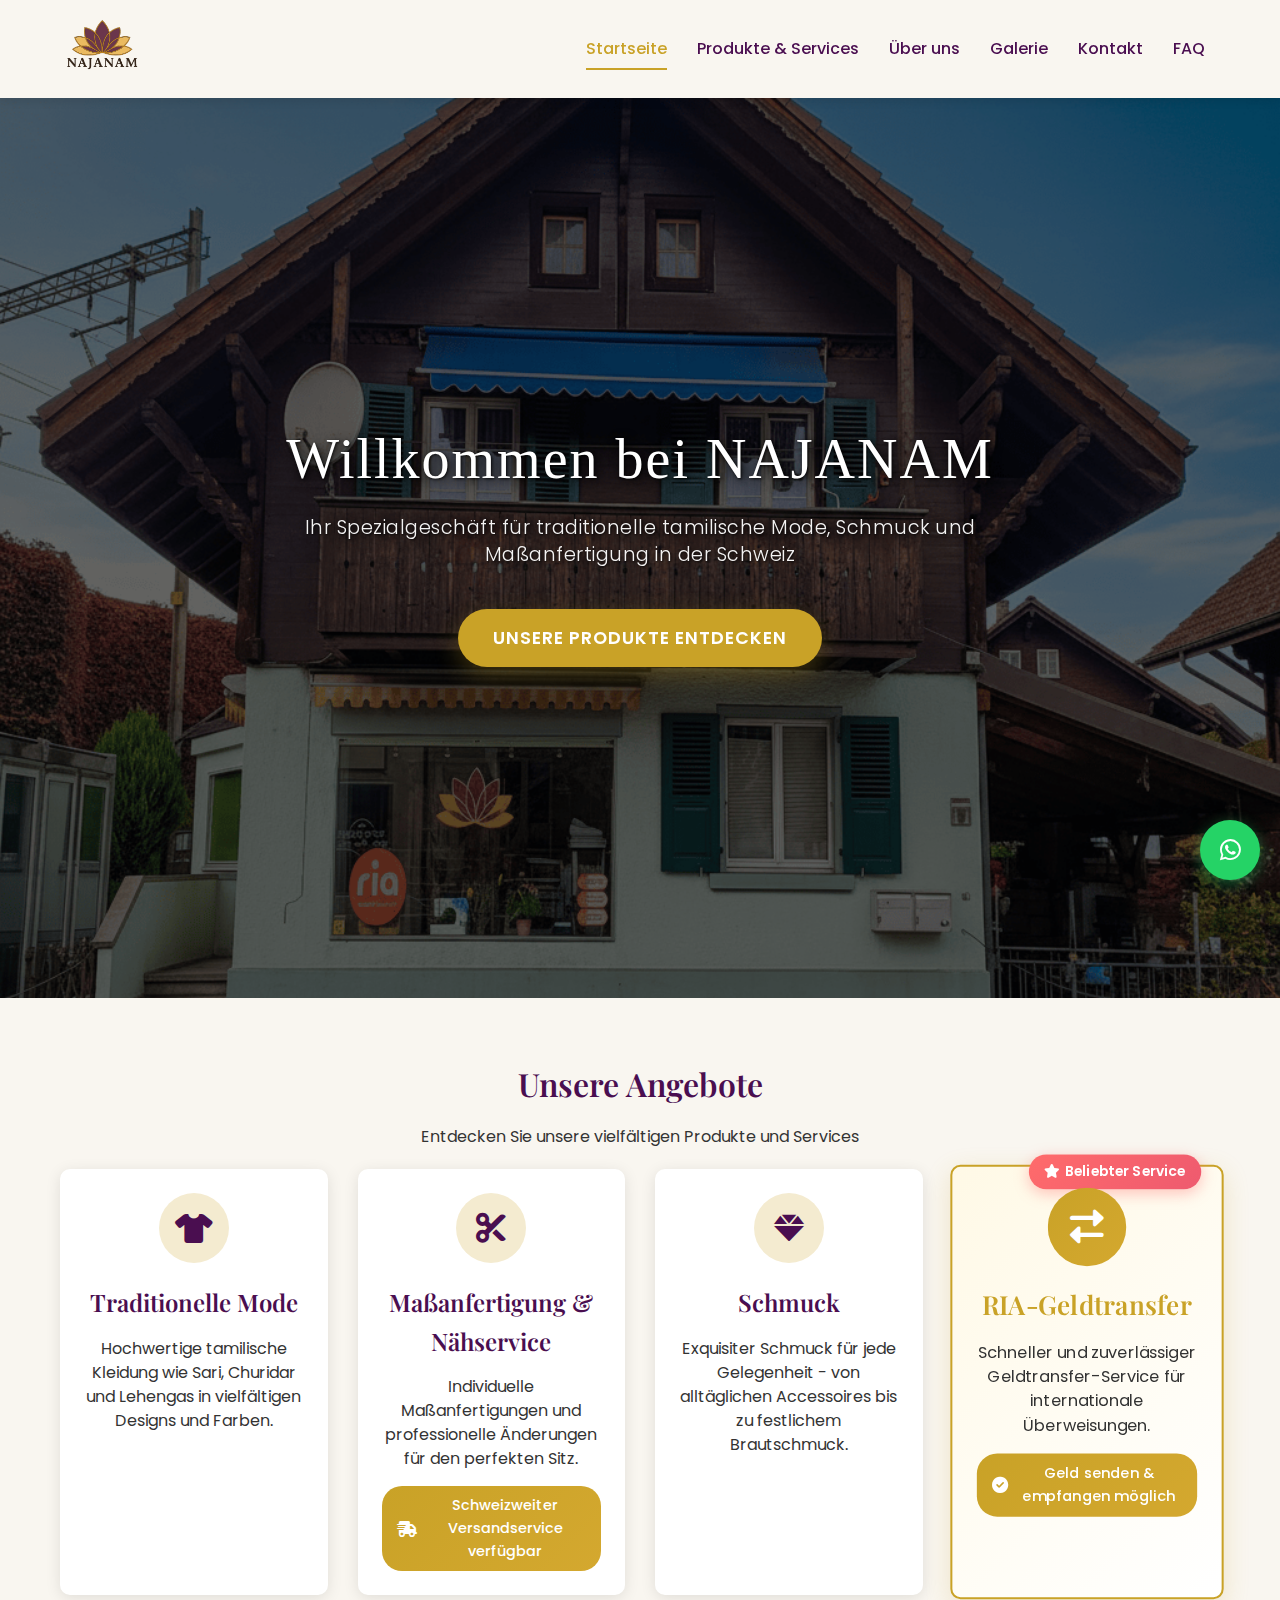
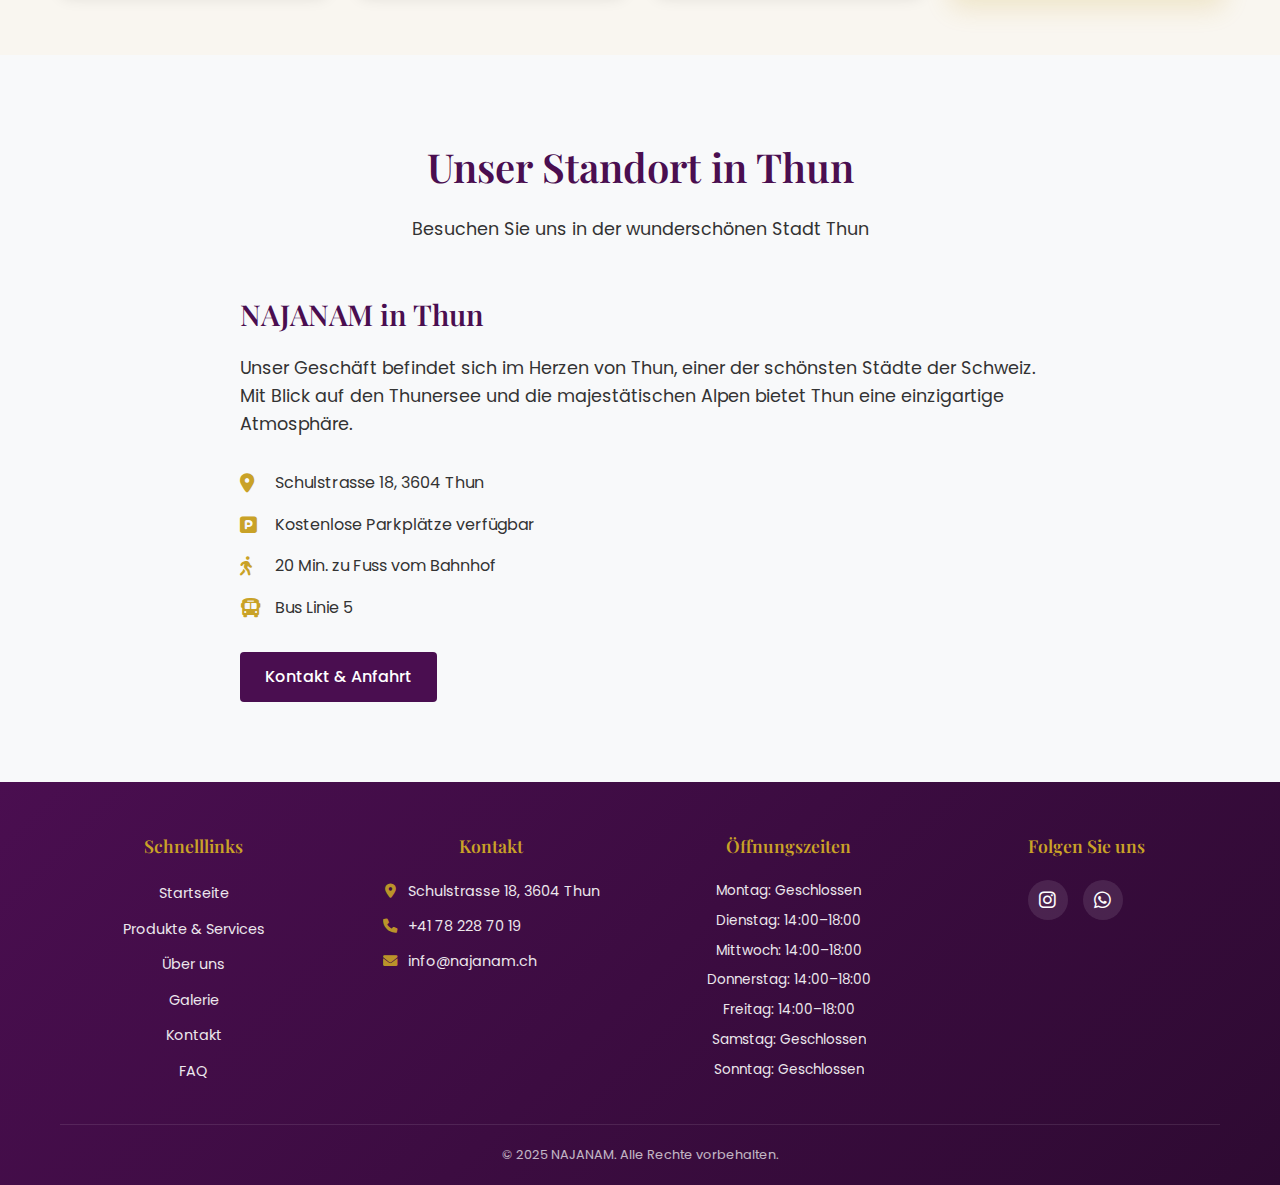
<file: index.html>
<!DOCTYPE html>
<html lang="de" id="html-doc">
<head>
    <meta charset="UTF-8">
    <meta name="viewport" content="width=device-width, initial-scale=1.0">
    <title>NAJANAM - Tamilisches Modegeschäft in der Schweiz</title>
    <meta name="description" content="NAJANAM bietet traditionelle tamilische Kleidung, Massanfertigung, Schmuck und RIA-Geldtransfer in der Schweiz. Besuchen Sie unser Geschäft oder kontaktieren Sie uns online.">
    <meta name="keywords" content="tamilische Kleidung, Sari, Churidar, Lehengas, Schmuck, Thun, Schweiz, tamilisches Geschäft, Massanfertigung, Brautschmuck, RIA Geldtransfer">
    <meta name="author" content="NAJANAM">
    <meta property="og:title" content="NAJANAM - Tamilisches Modegeschäft in Thun">
    <meta property="og:description" content="Traditionelle tamilische Mode, Schmuck und Services in der Schweiz">
    <meta property="og:type" content="business.business">
    <meta property="og:url" content="https://najanam.ch">
    <meta property="og:image" content="https://najanam.ch/images/Najanam_Logo.png">
    <meta property="og:locale" content="de_CH">
    <link rel="canonical" href="https://najanam.ch">
    <!-- Preload kritische Ressourcen -->
    <link rel="preload" href="css/style.min.css" as="style">
    <link rel="preload" href="images/Najanam_Logo.png" as="image">
    <link rel="preload" href="images/Najanam_Komprimiert.png" as="image">
    <link rel="preload" href="https://fonts.googleapis.com/css2?family=Playfair+Display:wght@400;500;600;700&family=Poppins:wght@300;400;500;600&display=swap" as="style">
    <!-- Twitter Card -->
    <meta name="twitter:card" content="summary_large_image">
    <meta name="twitter:title" content="NAJANAM - Tamilisches Modegeschäft in Thun">
    <meta name="twitter:description" content="Traditionelle tamilische Mode, Schmuck und Services in der Schweiz">
    <meta name="twitter:image" content="https://najanam.ch/images/Najanam_Logo.png">
    <link rel="stylesheet" href="css/style.min.css">
    <link rel="stylesheet" href="css/cookie-consent.min.css">
    <link rel="stylesheet" href="https://cdnjs.cloudflare.com/ajax/libs/font-awesome/6.0.0/css/all.min.css">
    <!-- Favicon -->
    <link rel="icon" type="image/png" href="images/favicon.png">
    <!-- Google Fonts -->
    <link rel="preconnect" href="https://fonts.googleapis.com">
    <link rel="preconnect" href="https://fonts.gstatic.com" crossorigin>
    <link href="https://fonts.googleapis.com/css2?family=Playfair+Display:wght@400;500;600;700&family=Poppins:wght@300;400;500;600&display=swap" rel="stylesheet" media="print" onload="this.media='all'">
    <noscript><link href="https://fonts.googleapis.com/css2?family=Playfair+Display:wght@400;500;600;700&family=Poppins:wght@300;400;500;600&display=swap" rel="stylesheet"></noscript>
    
    <!-- Google Analytics 4 -->
    <script async src="https://www.googletagmanager.com/gtag/js?id=G-H7XV8W0R1B"></script>
    <script src="js/analytics.js"></script>
    
    <!-- Structured Data for LocalBusiness -->
    <script type="application/ld+json">
    {
        "@context": "https://schema.org",
        "@type": "LocalBusiness",
        "name": "NAJANAM",
        "description": "Tamilisches Modegeschäft für traditionelle Kleidung, Massanfertigung, Schmuck und RIA-Geldtransfer",
        "url": "https://najanam.ch",
        "telephone": "+41782287019",
        "address": {
            "@type": "PostalAddress",
            "streetAddress": "Schulstrasse 18",
            "addressLocality": "Thun",
            "postalCode": "3604",
            "addressCountry": "CH"
        },
        "geo": {
            "@type": "GeoCoordinates",
            "latitude": 46.758202,
            "longitude": 7.628202
        },
        "openingHours": [
            "Tu 14:00-18:00",
            "We 14:00-18:00",
            "Th 14:00-18:00",
            "Fr 14:00-18:00"
        ],
        "priceRange": "$$",
        "image": "https://najanam.ch/images/Najanam_Logo.png",
        "logo": "https://najanam.ch/images/Najanam_Logo.png",
        "sameAs": [
            "https://www.instagram.com/najanam_2025",
            "https://wa.me/41782287019"
        ],
        "serviceArea": {
            "@type": "Country",
            "name": "Switzerland"
        },
        "hasOfferCatalog": {
            "@type": "OfferCatalog",
            "name": "Tamilische Mode und Services",
            "itemListElement": [
                {
                    "@type": "Offer",
                    "itemOffered": {
                        "@type": "Product",
                        "name": "Traditionelle tamilische Kleidung"
                    }
                },
                {
                    "@type": "Offer",
                    "itemOffered": {
                        "@type": "Service",
                        "name": "Massanfertigung"
                    }
                },
                {
                    "@type": "Offer",
                    "itemOffered": {
                        "@type": "Product",
                        "name": "Schmuck und Accessoires"
                    }
                },
                {
                    "@type": "Offer",
                    "itemOffered": {
                        "@type": "Service",
                        "name": "RIA-Geldtransfer"
                    }
                }
            ]
        }
    }
    </script>
</head>
<body>
    <!-- Header -->
    <header>
        <div class="container">
            <div class="header-inner">
                <div class="logo">
                    <a href="index.html">
                        <img src="images/Najanam_Logo.png" alt="NAJANAM Logo">
                    </a>
                </div>
                <nav>
                    <ul class="main-menu">
                        <li><a href="index.html" class="active" data-i18n="nav_home">Startseite</a></li>
                        <li><a href="produkte.html" data-i18n="nav_products">Produkte & Services</a></li>
                        <li><a href="ueber-uns.html" data-i18n="nav_about">Über uns</a></li>
                        <li><a href="galerie.html" data-i18n="nav_gallery">Galerie</a></li>
                        <li><a href="kontakt.html" data-i18n="nav_contact">Kontakt</a></li>
                        <li><a href="faq.html">FAQ</a></li>
                    </ul>
                </nav>
                <button class="mobile-menu-toggle" aria-label="Menü öffnen" aria-expanded="false" aria-controls="main-menu">
                    <span></span>
                    <span></span>
                    <span></span>
                </button>
            </div>
        </div>
    </header>

    <!-- Hero Section -->
    <section class="hero" style="background-image: url('images/Najanam_Komprimiert.png');">
        <div class="container">
            <div class="hero-content">
                <h1 data-i18n="hero_welcome">Willkommen bei NAJANAM</h1>
                <p data-i18n="hero_subtitle">Ihr Spezialgeschäft für traditionelle tamilische Mode, Schmuck und Massanfertigung in der Schweiz</p>
                <a href="produkte.html" class="btn" data-i18n="hero_cta">Unsere Produkte entdecken</a>
            </div>
        </div>
    </section>

    <!-- Features Section -->
    <section class="features">
        <div class="container">
            <h2 class="text-center" data-i18n="features_title">Unsere Angebote</h2>
            <p class="text-center" data-i18n="features_subtitle">Entdecken Sie unsere vielfältigen Produkte und Services</p>
            <div class="features-grid">
                <div class="feature-item">
                    <div class="feature-icon">
                        <i class="fas fa-tshirt"></i>
                    </div>
                    <h3 data-i18n="feature_traditional_clothes">Traditionelle Mode</h3>
                    <p data-i18n="feature_traditional_desc">Hochwertige tamilische Kleidung wie Sari, Churidar und Lehengas in vielfältigen Designs und Farben.</p>
                </div>
                <div class="feature-item">
                    <div class="feature-icon">
                        <i class="fas fa-cut"></i>
                    </div>
                    <h3 data-i18n="feature_tailor">Massanfertigung & Nähservice</h3>
                    <p data-i18n="feature_tailor_desc">Individuelle Massanfertigungen und professionelle Änderungen für den perfekten Sitz.</p>
                    <div class="feature-badge">
                        <i class="fas fa-shipping-fast"></i> Schweizweiter Versandservice verfügbar
                    </div>
                </div>
                <div class="feature-item">
                    <div class="feature-icon">
                        <i class="fas fa-gem"></i>
                    </div>
                    <h3 data-i18n="feature_jewelry">Schmuck</h3>
                    <p data-i18n="feature_jewelry_desc">Exquisiter Schmuck für jede Gelegenheit - von alltäglichen Accessoires bis zu festlichem Brautschmuck.</p>
                </div>
                <div class="feature-item feature-highlight">
                    <div class="feature-badge-top">
                        <i class="fas fa-star"></i> Beliebter Service
                    </div>
                    <div class="feature-icon">
                        <i class="fas fa-exchange-alt"></i>
                    </div>
                    <h3 data-i18n="feature_ria">RIA-Geldtransfer</h3>
                    <p data-i18n="feature_ria_desc">Schneller und zuverlässiger Geldtransfer-Service für internationale Überweisungen in über 160 Länder.</p>
                    <div class="feature-badge">
                        <i class="fas fa-check-circle"></i> Geld senden & empfangen möglich
                    </div>
                </div>
            </div>
        </div>
    </section>

    <!-- Location Section -->
    <section class="location-section">
        <div class="container">
            <h2 class="text-center">Unser Standort in Thun</h2>
            <p class="text-center">Besuchen Sie uns in der wunderschönen Stadt Thun</p>
            <div class="location-content">
                <div class="location-info">
                    <h3>NAJANAM in Thun</h3>
                    <p>Unser Geschäft befindet sich im Herzen von Thun, einer der schönsten Städte der Schweiz. Mit Blick auf den Thunersee und die majestätischen Alpen bietet Thun eine einzigartige Atmosphäre.</p>
                    <div class="location-details">
                        <div class="detail-item">
                            <i class="fas fa-map-marker-alt"></i>
                            <span>Schulstrasse 18, 3604 Thun</span>
                        </div>
                        <div class="detail-item">
                            <i class="fas fa-parking"></i>
                            <span>Kostenlose Parkplätze verfügbar</span>
                        </div>
                        <div class="detail-item">
                            <i class="fas fa-walking"></i>
                            <span>20 Min. zu Fuss vom Bahnhof</span>
                        </div>
                        <div class="detail-item">
                            <i class="fas fa-bus"></i>
                            <span>Bus Linie 5</span>
                        </div>
                    </div>
                    <a href="kontakt.html" class="btn">Kontakt & Anfahrt</a>
                </div>
            </div>
        </div>
    </section>

    <!-- Footer -->
    <footer>
        <div class="container">
            <div class="footer-content">
                <div class="footer-links">
                    <h4>Schnelllinks</h4>
                    <ul>
                        <li><a href="index.html">Startseite</a></li>
                        <li><a href="produkte.html">Produkte & Services</a></li>
                        <li><a href="ueber-uns.html">Über uns</a></li>
                        <li><a href="galerie.html">Galerie</a></li>
                        <li><a href="kontakt.html">Kontakt</a></li>
                        <li><a href="faq.html">FAQ</a></li>
                    </ul>
                </div>
                <div class="footer-contact">
                    <h4>Kontakt</h4>
                    <p><i class="fas fa-map-marker-alt"></i> Schulstrasse 18, 3604 Thun</p>
                    <p><i class="fas fa-phone"></i> +41 78 228 70 19</p>
                    <p><i class="fas fa-envelope"></i> info@najanam.ch</p>
                </div>
                <div class="footer-hours">
                    <h4>Öffnungszeiten</h4>
                    <p>Montag: Geschlossen</p>
                    <p>Dienstag: 14:00–18:00</p>
                    <p>Mittwoch: 14:00–18:00</p>
                    <p>Donnerstag: 14:00–18:00</p>
                    <p>Freitag: 14:00–18:00</p>
                    <p>Samstag: Geschlossen</p>
                    <p>Sonntag: Geschlossen</p>
                </div>
                <div class="footer-social">
                    <h4>Folgen Sie uns</h4>
                    <div class="social-icons">
                        <a href="https://www.instagram.com/najanam_2025" class="social-icon" target="_blank" rel="noopener noreferrer" aria-label="Instagram"><i class="fab fa-instagram"></i></a>
                        <a href="https://wa.me/41782287019" class="social-icon" target="_blank" rel="noopener noreferrer" aria-label="WhatsApp"><i class="fab fa-whatsapp"></i></a>
                    </div>
                </div>
            </div>
            <div class="footer-bottom">
                <p data-i18n="footer_copyright">&copy; 2025 NAJANAM. Alle Rechte vorbehalten. | <a href="impressum.html">Impressum</a> | <a href="datenschutz.html">Datenschutz</a></p>
            </div>
        </div>
        <!-- WhatsApp Button -->
        <a href="https://wa.me/41782287019" class="whatsapp-button" target="_blank" rel="noopener noreferrer" aria-label="WhatsApp Kontakt">
            <i class="fab fa-whatsapp"></i>
        </a>
    </footer>

    <script src="js/main.min.js" defer></script>
    <script src="js/cookie-consent.min.js" defer></script>
</body>
</html>
</file>
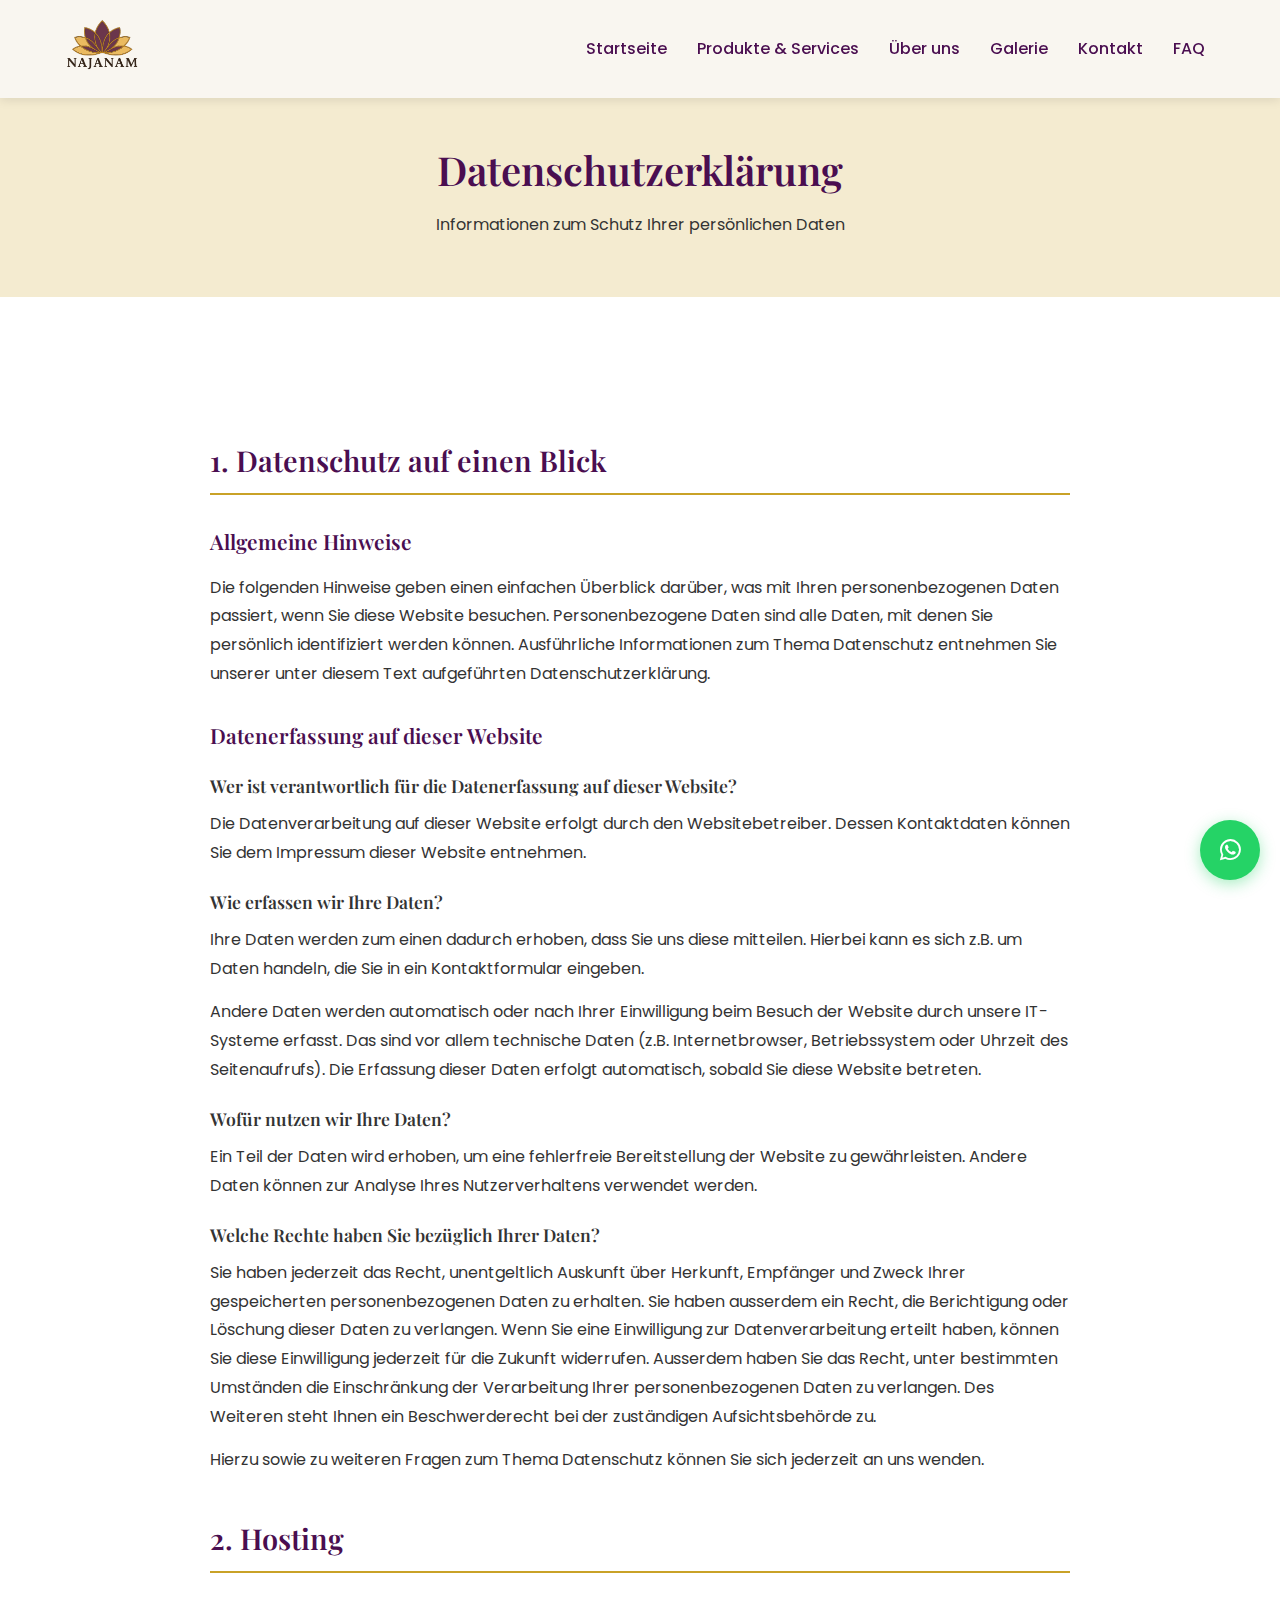
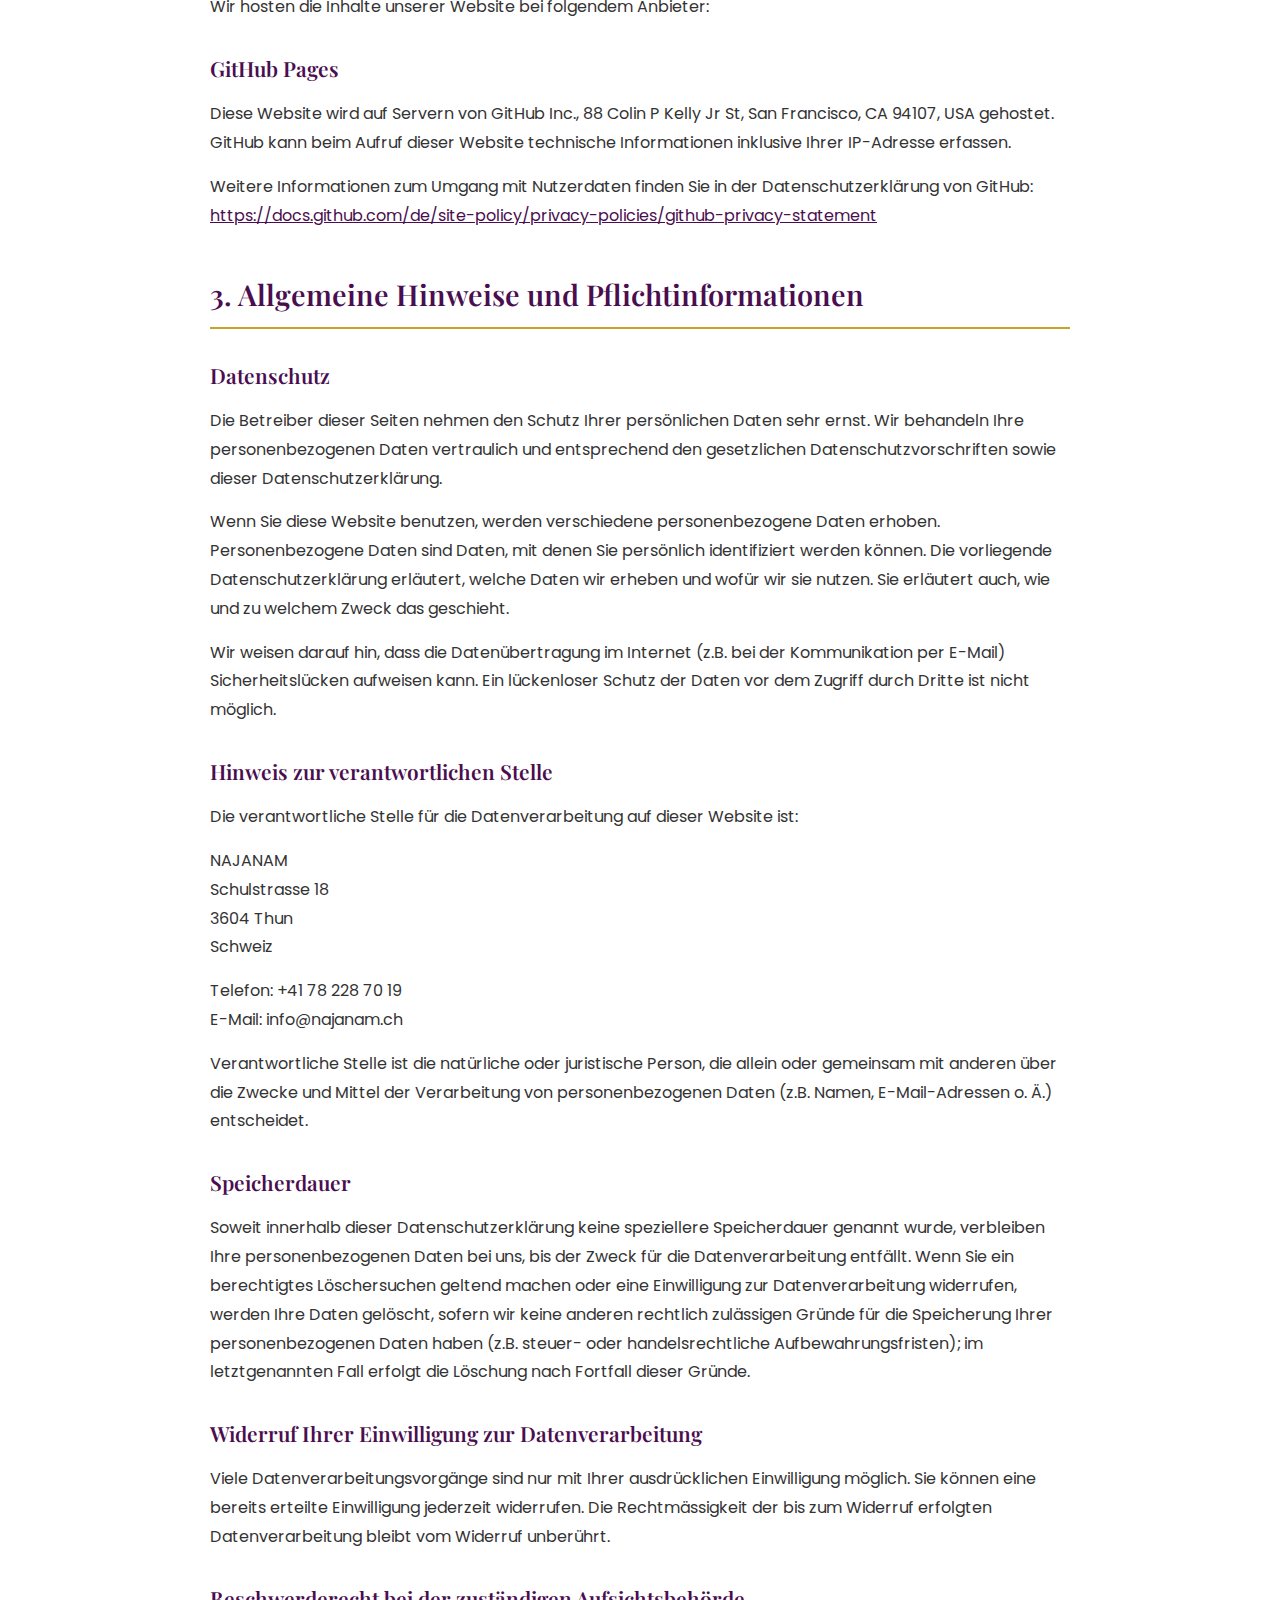
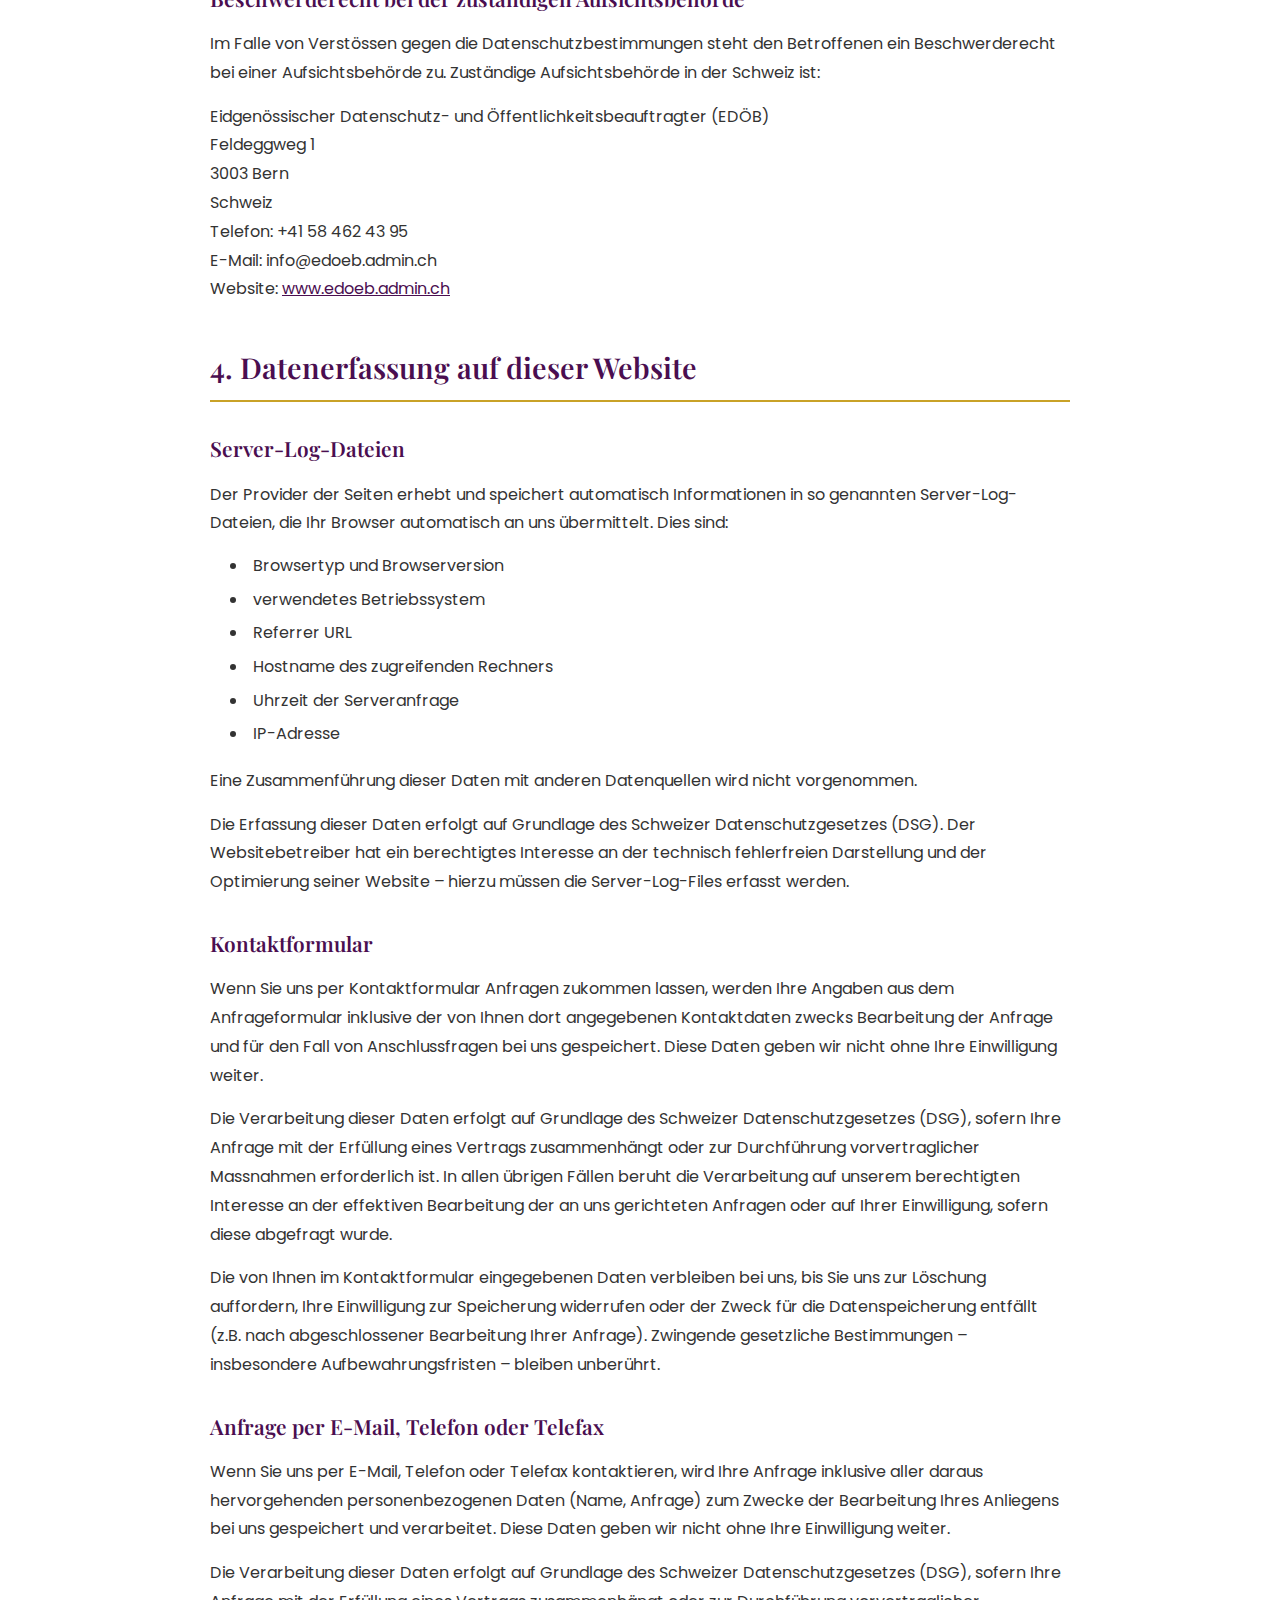
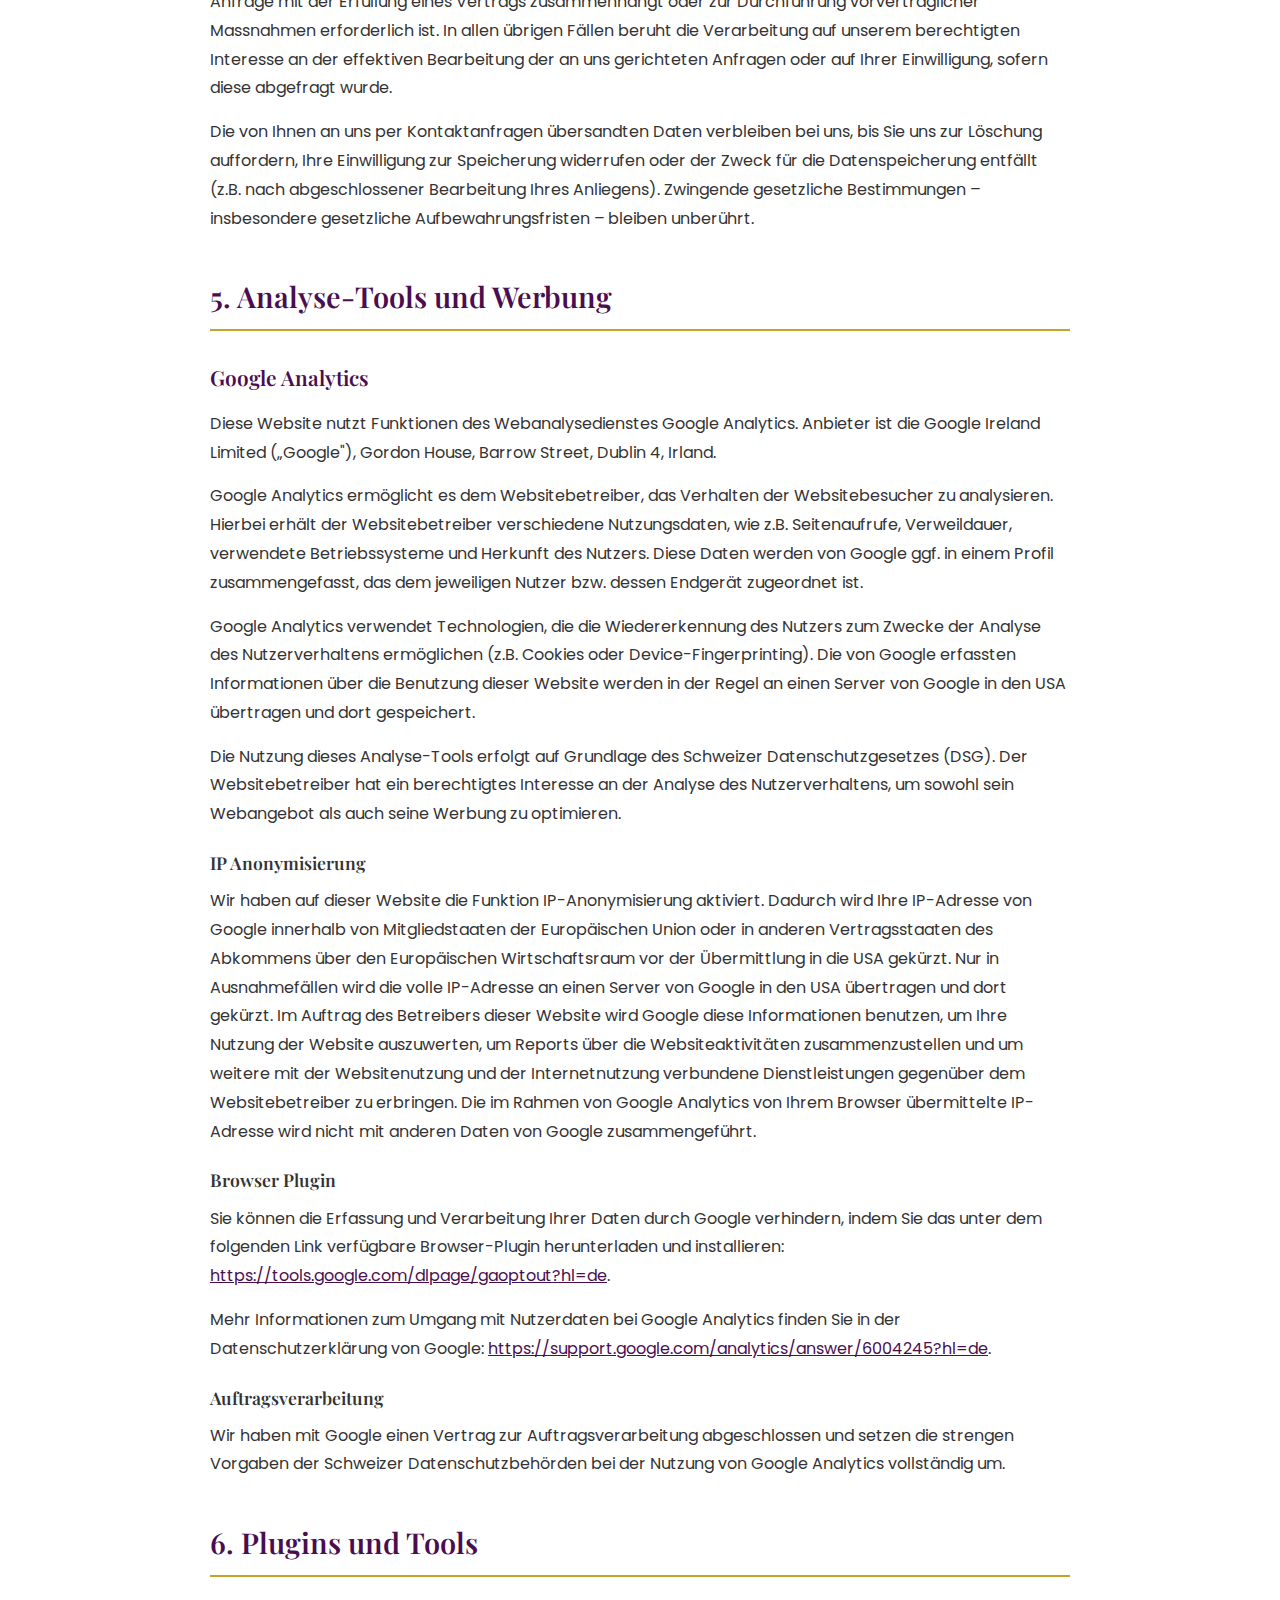
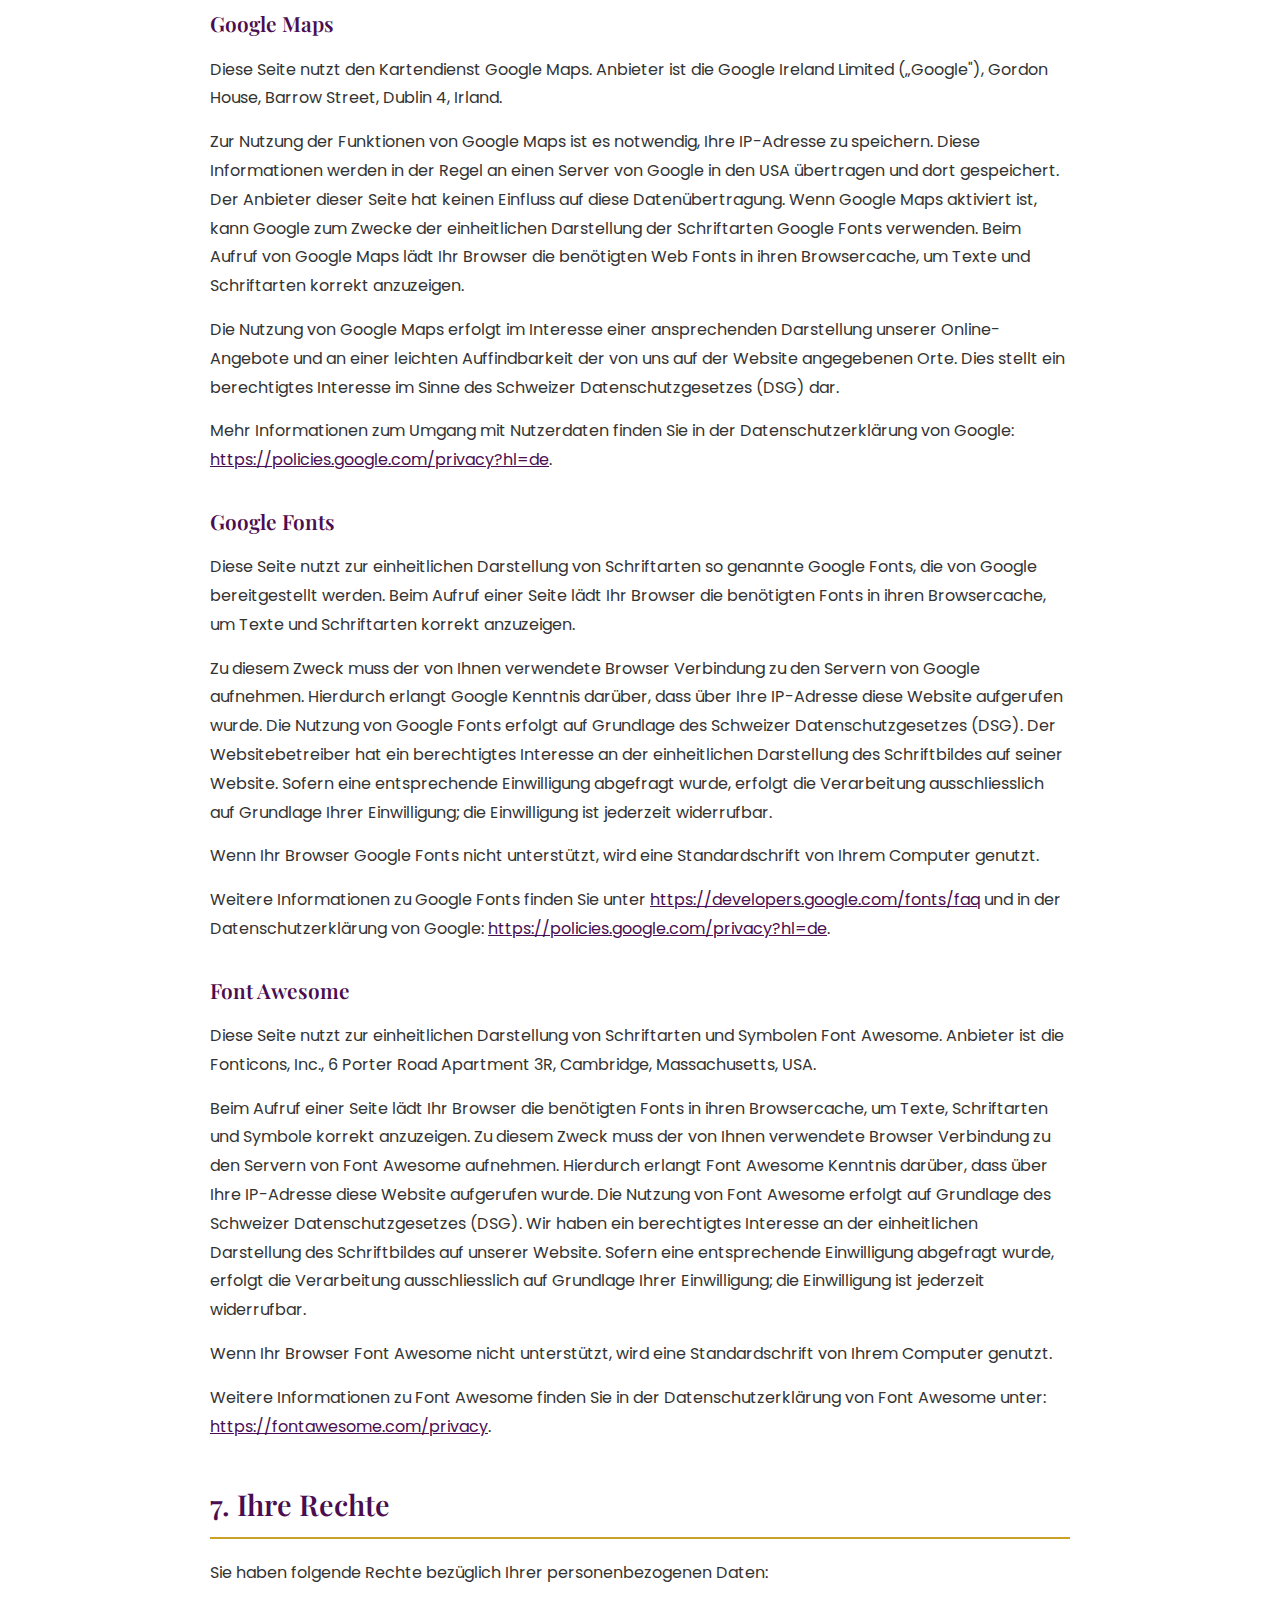
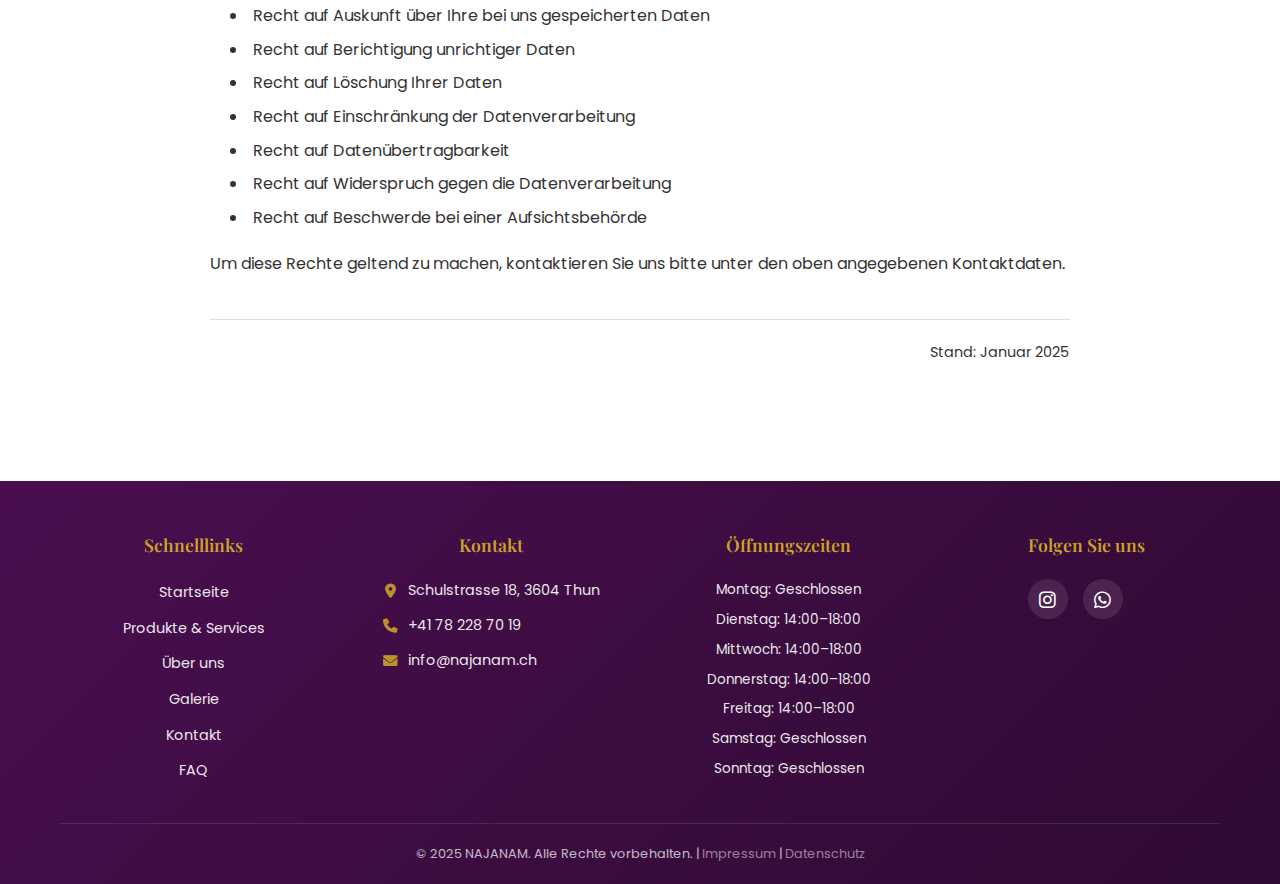
<file: datenschutz.html>
<!DOCTYPE html>
<html lang="de">
<head>
    <meta charset="UTF-8">
    <meta name="viewport" content="width=device-width, initial-scale=1.0">
    <title>Datenschutzerklärung - NAJANAM</title>
    <meta name="description" content="Datenschutzerklärung von NAJANAM - Erfahren Sie, wie wir Ihre personenbezogenen Daten schützen und verarbeiten. Informationen gemäss Schweizer Datenschutzgesetz.">
    <link rel="canonical" href="https://najanam.ch/datenschutz.html">
    <!-- OpenGraph Meta Tags -->
    <meta property="og:title" content="Datenschutzerklärung - NAJANAM">
    <meta property="og:description" content="Informationen zum Schutz Ihrer persönlichen Daten">
    <meta property="og:image" content="https://najanam.ch/images/Najanam_Logo.png">
    <meta property="og:url" content="https://najanam.ch/datenschutz.html">
    <meta property="og:type" content="website">
    <meta property="og:locale" content="de_CH">
    <!-- Preload kritische Ressourcen -->
    <link rel="preload" href="css/style.min.css" as="style">
    <link rel="preload" href="images/Najanam_Logo.png" as="image">
    <link rel="stylesheet" href="css/style.min.css">
    <link rel="stylesheet" href="css/cookie-consent.min.css">
    <link rel="stylesheet" href="https://cdnjs.cloudflare.com/ajax/libs/font-awesome/6.0.0/css/all.min.css">
    <!-- Favicon -->
    <link rel="icon" type="image/png" href="images/favicon.png">
    <!-- Google Fonts -->
    <link rel="preconnect" href="https://fonts.googleapis.com">
    <link rel="preconnect" href="https://fonts.gstatic.com" crossorigin>
    <link href="https://fonts.googleapis.com/css2?family=Playfair+Display:wght@400;500;600;700&family=Poppins:wght@300;400;500;600&display=swap" rel="stylesheet" media="print" onload="this.media='all'">
    <noscript><link href="https://fonts.googleapis.com/css2?family=Playfair+Display:wght@400;500;600;700&family=Poppins:wght@300;400;500;600&display=swap" rel="stylesheet"></noscript>
    
    <!-- Google Analytics 4 -->
    <script async src="https://www.googletagmanager.com/gtag/js?id=G-H7XV8W0R1B"></script>
    <script src="js/analytics.js"></script>
</head>
<body>
    <!-- Header -->
    <header>
        <div class="container">
            <div class="header-inner">
                <div class="logo">
                    <a href="index.html">
                        <img src="images/Najanam_Logo.png" alt="NAJANAM Logo">
                    </a>
                </div>
                <nav>
                    <ul class="main-menu">
                        <li><a href="index.html">Startseite</a></li>
                        <li><a href="produkte.html">Produkte & Services</a></li>
                        <li><a href="ueber-uns.html">Über uns</a></li>
                        <li><a href="galerie.html">Galerie</a></li>
                        <li><a href="kontakt.html">Kontakt</a></li>
                        <li><a href="faq.html">FAQ</a></li>
                    </ul>
                </nav>
                <button class="mobile-menu-toggle" aria-label="Menü öffnen" aria-expanded="false" aria-controls="main-menu">
                    <span></span>
                    <span></span>
                    <span></span>
                </button>
            </div>
        </div>
    </header>

    <!-- Page Header -->
    <section class="page-header">
        <div class="container">
            <h1>Datenschutzerklärung</h1>
            <p>Informationen zum Schutz Ihrer persönlichen Daten</p>
        </div>
    </section>

    <!-- Privacy Content -->
    <section class="legal-content">
        <div class="container">
            <div class="legal-text">
                <h2>1. Datenschutz auf einen Blick</h2>
                
                <h3>Allgemeine Hinweise</h3>
                <p>Die folgenden Hinweise geben einen einfachen Überblick darüber, was mit Ihren personenbezogenen Daten passiert, wenn Sie diese Website besuchen. Personenbezogene Daten sind alle Daten, mit denen Sie persönlich identifiziert werden können. Ausführliche Informationen zum Thema Datenschutz entnehmen Sie unserer unter diesem Text aufgeführten Datenschutzerklärung.</p>

                <h3>Datenerfassung auf dieser Website</h3>
                <h4>Wer ist verantwortlich für die Datenerfassung auf dieser Website?</h4>
                <p>Die Datenverarbeitung auf dieser Website erfolgt durch den Websitebetreiber. Dessen Kontaktdaten können Sie dem Impressum dieser Website entnehmen.</p>

                <h4>Wie erfassen wir Ihre Daten?</h4>
                <p>Ihre Daten werden zum einen dadurch erhoben, dass Sie uns diese mitteilen. Hierbei kann es sich z.B. um Daten handeln, die Sie in ein Kontaktformular eingeben.</p>
                <p>Andere Daten werden automatisch oder nach Ihrer Einwilligung beim Besuch der Website durch unsere IT-Systeme erfasst. Das sind vor allem technische Daten (z.B. Internetbrowser, Betriebssystem oder Uhrzeit des Seitenaufrufs). Die Erfassung dieser Daten erfolgt automatisch, sobald Sie diese Website betreten.</p>

                <h4>Wofür nutzen wir Ihre Daten?</h4>
                <p>Ein Teil der Daten wird erhoben, um eine fehlerfreie Bereitstellung der Website zu gewährleisten. Andere Daten können zur Analyse Ihres Nutzerverhaltens verwendet werden.</p>

                <h4>Welche Rechte haben Sie bezüglich Ihrer Daten?</h4>
                <p>Sie haben jederzeit das Recht, unentgeltlich Auskunft über Herkunft, Empfänger und Zweck Ihrer gespeicherten personenbezogenen Daten zu erhalten. Sie haben ausserdem ein Recht, die Berichtigung oder Löschung dieser Daten zu verlangen. Wenn Sie eine Einwilligung zur Datenverarbeitung erteilt haben, können Sie diese Einwilligung jederzeit für die Zukunft widerrufen. Ausserdem haben Sie das Recht, unter bestimmten Umständen die Einschränkung der Verarbeitung Ihrer personenbezogenen Daten zu verlangen. Des Weiteren steht Ihnen ein Beschwerderecht bei der zuständigen Aufsichtsbehörde zu.</p>
                <p>Hierzu sowie zu weiteren Fragen zum Thema Datenschutz können Sie sich jederzeit an uns wenden.</p>

                <h2>2. Hosting</h2>
                <p>Wir hosten die Inhalte unserer Website bei folgendem Anbieter:</p>

                <h3>GitHub Pages</h3>
                <p>Diese Website wird auf Servern von GitHub Inc., 88 Colin P Kelly Jr St, San Francisco, CA 94107, USA gehostet. GitHub kann beim Aufruf dieser Website technische Informationen inklusive Ihrer IP-Adresse erfassen.</p>
                <p>Weitere Informationen zum Umgang mit Nutzerdaten finden Sie in der Datenschutzerklärung von GitHub: <a href="https://docs.github.com/de/site-policy/privacy-policies/github-privacy-statement" target="_blank">https://docs.github.com/de/site-policy/privacy-policies/github-privacy-statement</a></p>

                <h2>3. Allgemeine Hinweise und Pflichtinformationen</h2>

                <h3>Datenschutz</h3>
                <p>Die Betreiber dieser Seiten nehmen den Schutz Ihrer persönlichen Daten sehr ernst. Wir behandeln Ihre personenbezogenen Daten vertraulich und entsprechend den gesetzlichen Datenschutzvorschriften sowie dieser Datenschutzerklärung.</p>
                <p>Wenn Sie diese Website benutzen, werden verschiedene personenbezogene Daten erhoben. Personenbezogene Daten sind Daten, mit denen Sie persönlich identifiziert werden können. Die vorliegende Datenschutzerklärung erläutert, welche Daten wir erheben und wofür wir sie nutzen. Sie erläutert auch, wie und zu welchem Zweck das geschieht.</p>
                <p>Wir weisen darauf hin, dass die Datenübertragung im Internet (z.B. bei der Kommunikation per E-Mail) Sicherheitslücken aufweisen kann. Ein lückenloser Schutz der Daten vor dem Zugriff durch Dritte ist nicht möglich.</p>

                <h3>Hinweis zur verantwortlichen Stelle</h3>
                <p>Die verantwortliche Stelle für die Datenverarbeitung auf dieser Website ist:</p>
                <p>
                    NAJANAM<br>
                    Schulstrasse 18<br>
                    3604 Thun<br>
                    Schweiz
                </p>
                <p>
                    Telefon: +41 78 228 70 19<br>
                    E-Mail: info@najanam.ch
                </p>
                <p>Verantwortliche Stelle ist die natürliche oder juristische Person, die allein oder gemeinsam mit anderen über die Zwecke und Mittel der Verarbeitung von personenbezogenen Daten (z.B. Namen, E-Mail-Adressen o. Ä.) entscheidet.</p>

                <h3>Speicherdauer</h3>
                <p>Soweit innerhalb dieser Datenschutzerklärung keine speziellere Speicherdauer genannt wurde, verbleiben Ihre personenbezogenen Daten bei uns, bis der Zweck für die Datenverarbeitung entfällt. Wenn Sie ein berechtigtes Löschersuchen geltend machen oder eine Einwilligung zur Datenverarbeitung widerrufen, werden Ihre Daten gelöscht, sofern wir keine anderen rechtlich zulässigen Gründe für die Speicherung Ihrer personenbezogenen Daten haben (z.B. steuer- oder handelsrechtliche Aufbewahrungsfristen); im letztgenannten Fall erfolgt die Löschung nach Fortfall dieser Gründe.</p>

                <h3>Widerruf Ihrer Einwilligung zur Datenverarbeitung</h3>
                <p>Viele Datenverarbeitungsvorgänge sind nur mit Ihrer ausdrücklichen Einwilligung möglich. Sie können eine bereits erteilte Einwilligung jederzeit widerrufen. Die Rechtmässigkeit der bis zum Widerruf erfolgten Datenverarbeitung bleibt vom Widerruf unberührt.</p>

                <h3>Beschwerderecht bei der zuständigen Aufsichtsbehörde</h3>
                <p>Im Falle von Verstössen gegen die Datenschutzbestimmungen steht den Betroffenen ein Beschwerderecht bei einer Aufsichtsbehörde zu. Zuständige Aufsichtsbehörde in der Schweiz ist:</p>
                <p>
                    Eidgenössischer Datenschutz- und Öffentlichkeitsbeauftragter (EDÖB)<br>
                    Feldeggweg 1<br>
                    3003 Bern<br>
                    Schweiz<br>
                    Telefon: +41 58 462 43 95<br>
                    E-Mail: info@edoeb.admin.ch<br>
                    Website: <a href="https://www.edoeb.admin.ch" target="_blank">www.edoeb.admin.ch</a>
                </p>

                <h2>4. Datenerfassung auf dieser Website</h2>

                <h3>Server-Log-Dateien</h3>
                <p>Der Provider der Seiten erhebt und speichert automatisch Informationen in so genannten Server-Log-Dateien, die Ihr Browser automatisch an uns übermittelt. Dies sind:</p>
                <ul>
                    <li>Browsertyp und Browserversion</li>
                    <li>verwendetes Betriebssystem</li>
                    <li>Referrer URL</li>
                    <li>Hostname des zugreifenden Rechners</li>
                    <li>Uhrzeit der Serveranfrage</li>
                    <li>IP-Adresse</li>
                </ul>
                <p>Eine Zusammenführung dieser Daten mit anderen Datenquellen wird nicht vorgenommen.</p>
                <p>Die Erfassung dieser Daten erfolgt auf Grundlage des Schweizer Datenschutzgesetzes (DSG). Der Websitebetreiber hat ein berechtigtes Interesse an der technisch fehlerfreien Darstellung und der Optimierung seiner Website – hierzu müssen die Server-Log-Files erfasst werden.</p>

                <h3>Kontaktformular</h3>
                <p>Wenn Sie uns per Kontaktformular Anfragen zukommen lassen, werden Ihre Angaben aus dem Anfrageformular inklusive der von Ihnen dort angegebenen Kontaktdaten zwecks Bearbeitung der Anfrage und für den Fall von Anschlussfragen bei uns gespeichert. Diese Daten geben wir nicht ohne Ihre Einwilligung weiter.</p>
                <p>Die Verarbeitung dieser Daten erfolgt auf Grundlage des Schweizer Datenschutzgesetzes (DSG), sofern Ihre Anfrage mit der Erfüllung eines Vertrags zusammenhängt oder zur Durchführung vorvertraglicher Massnahmen erforderlich ist. In allen übrigen Fällen beruht die Verarbeitung auf unserem berechtigten Interesse an der effektiven Bearbeitung der an uns gerichteten Anfragen oder auf Ihrer Einwilligung, sofern diese abgefragt wurde.</p>
                <p>Die von Ihnen im Kontaktformular eingegebenen Daten verbleiben bei uns, bis Sie uns zur Löschung auffordern, Ihre Einwilligung zur Speicherung widerrufen oder der Zweck für die Datenspeicherung entfällt (z.B. nach abgeschlossener Bearbeitung Ihrer Anfrage). Zwingende gesetzliche Bestimmungen – insbesondere Aufbewahrungsfristen – bleiben unberührt.</p>

                <h3>Anfrage per E-Mail, Telefon oder Telefax</h3>
                <p>Wenn Sie uns per E-Mail, Telefon oder Telefax kontaktieren, wird Ihre Anfrage inklusive aller daraus hervorgehenden personenbezogenen Daten (Name, Anfrage) zum Zwecke der Bearbeitung Ihres Anliegens bei uns gespeichert und verarbeitet. Diese Daten geben wir nicht ohne Ihre Einwilligung weiter.</p>
                <p>Die Verarbeitung dieser Daten erfolgt auf Grundlage des Schweizer Datenschutzgesetzes (DSG), sofern Ihre Anfrage mit der Erfüllung eines Vertrags zusammenhängt oder zur Durchführung vorvertraglicher Massnahmen erforderlich ist. In allen übrigen Fällen beruht die Verarbeitung auf unserem berechtigten Interesse an der effektiven Bearbeitung der an uns gerichteten Anfragen oder auf Ihrer Einwilligung, sofern diese abgefragt wurde.</p>
                <p>Die von Ihnen an uns per Kontaktanfragen übersandten Daten verbleiben bei uns, bis Sie uns zur Löschung auffordern, Ihre Einwilligung zur Speicherung widerrufen oder der Zweck für die Datenspeicherung entfällt (z.B. nach abgeschlossener Bearbeitung Ihres Anliegens). Zwingende gesetzliche Bestimmungen – insbesondere gesetzliche Aufbewahrungsfristen – bleiben unberührt.</p>

                <h2>5. Analyse-Tools und Werbung</h2>

                <h3>Google Analytics</h3>
                <p>Diese Website nutzt Funktionen des Webanalysedienstes Google Analytics. Anbieter ist die Google Ireland Limited („Google"), Gordon House, Barrow Street, Dublin 4, Irland.</p>
                <p>Google Analytics ermöglicht es dem Websitebetreiber, das Verhalten der Websitebesucher zu analysieren. Hierbei erhält der Websitebetreiber verschiedene Nutzungsdaten, wie z.B. Seitenaufrufe, Verweildauer, verwendete Betriebssysteme und Herkunft des Nutzers. Diese Daten werden von Google ggf. in einem Profil zusammengefasst, das dem jeweiligen Nutzer bzw. dessen Endgerät zugeordnet ist.</p>
                <p>Google Analytics verwendet Technologien, die die Wiedererkennung des Nutzers zum Zwecke der Analyse des Nutzerverhaltens ermöglichen (z.B. Cookies oder Device-Fingerprinting). Die von Google erfassten Informationen über die Benutzung dieser Website werden in der Regel an einen Server von Google in den USA übertragen und dort gespeichert.</p>
                <p>Die Nutzung dieses Analyse-Tools erfolgt auf Grundlage des Schweizer Datenschutzgesetzes (DSG). Der Websitebetreiber hat ein berechtigtes Interesse an der Analyse des Nutzerverhaltens, um sowohl sein Webangebot als auch seine Werbung zu optimieren.</p>

                <h4>IP Anonymisierung</h4>
                <p>Wir haben auf dieser Website die Funktion IP-Anonymisierung aktiviert. Dadurch wird Ihre IP-Adresse von Google innerhalb von Mitgliedstaaten der Europäischen Union oder in anderen Vertragsstaaten des Abkommens über den Europäischen Wirtschaftsraum vor der Übermittlung in die USA gekürzt. Nur in Ausnahmefällen wird die volle IP-Adresse an einen Server von Google in den USA übertragen und dort gekürzt. Im Auftrag des Betreibers dieser Website wird Google diese Informationen benutzen, um Ihre Nutzung der Website auszuwerten, um Reports über die Websiteaktivitäten zusammenzustellen und um weitere mit der Websitenutzung und der Internetnutzung verbundene Dienstleistungen gegenüber dem Websitebetreiber zu erbringen. Die im Rahmen von Google Analytics von Ihrem Browser übermittelte IP-Adresse wird nicht mit anderen Daten von Google zusammengeführt.</p>

                <h4>Browser Plugin</h4>
                <p>Sie können die Erfassung und Verarbeitung Ihrer Daten durch Google verhindern, indem Sie das unter dem folgenden Link verfügbare Browser-Plugin herunterladen und installieren: <a href="https://tools.google.com/dlpage/gaoptout?hl=de" target="_blank">https://tools.google.com/dlpage/gaoptout?hl=de</a>.</p>
                <p>Mehr Informationen zum Umgang mit Nutzerdaten bei Google Analytics finden Sie in der Datenschutzerklärung von Google: <a href="https://support.google.com/analytics/answer/6004245?hl=de" target="_blank">https://support.google.com/analytics/answer/6004245?hl=de</a>.</p>

                <h4>Auftragsverarbeitung</h4>
                <p>Wir haben mit Google einen Vertrag zur Auftragsverarbeitung abgeschlossen und setzen die strengen Vorgaben der Schweizer Datenschutzbehörden bei der Nutzung von Google Analytics vollständig um.</p>

                <h2>6. Plugins und Tools</h2>

                <h3>Google Maps</h3>
                <p>Diese Seite nutzt den Kartendienst Google Maps. Anbieter ist die Google Ireland Limited („Google"), Gordon House, Barrow Street, Dublin 4, Irland.</p>
                <p>Zur Nutzung der Funktionen von Google Maps ist es notwendig, Ihre IP-Adresse zu speichern. Diese Informationen werden in der Regel an einen Server von Google in den USA übertragen und dort gespeichert. Der Anbieter dieser Seite hat keinen Einfluss auf diese Datenübertragung. Wenn Google Maps aktiviert ist, kann Google zum Zwecke der einheitlichen Darstellung der Schriftarten Google Fonts verwenden. Beim Aufruf von Google Maps lädt Ihr Browser die benötigten Web Fonts in ihren Browsercache, um Texte und Schriftarten korrekt anzuzeigen.</p>
                <p>Die Nutzung von Google Maps erfolgt im Interesse einer ansprechenden Darstellung unserer Online-Angebote und an einer leichten Auffindbarkeit der von uns auf der Website angegebenen Orte. Dies stellt ein berechtigtes Interesse im Sinne des Schweizer Datenschutzgesetzes (DSG) dar.</p>
                <p>Mehr Informationen zum Umgang mit Nutzerdaten finden Sie in der Datenschutzerklärung von Google: <a href="https://policies.google.com/privacy?hl=de" target="_blank">https://policies.google.com/privacy?hl=de</a>.</p>

                <h3>Google Fonts</h3>
                <p>Diese Seite nutzt zur einheitlichen Darstellung von Schriftarten so genannte Google Fonts, die von Google bereitgestellt werden. Beim Aufruf einer Seite lädt Ihr Browser die benötigten Fonts in ihren Browsercache, um Texte und Schriftarten korrekt anzuzeigen.</p>
                <p>Zu diesem Zweck muss der von Ihnen verwendete Browser Verbindung zu den Servern von Google aufnehmen. Hierdurch erlangt Google Kenntnis darüber, dass über Ihre IP-Adresse diese Website aufgerufen wurde. Die Nutzung von Google Fonts erfolgt auf Grundlage des Schweizer Datenschutzgesetzes (DSG). Der Websitebetreiber hat ein berechtigtes Interesse an der einheitlichen Darstellung des Schriftbildes auf seiner Website. Sofern eine entsprechende Einwilligung abgefragt wurde, erfolgt die Verarbeitung ausschliesslich auf Grundlage Ihrer Einwilligung; die Einwilligung ist jederzeit widerrufbar.</p>
                <p>Wenn Ihr Browser Google Fonts nicht unterstützt, wird eine Standardschrift von Ihrem Computer genutzt.</p>
                <p>Weitere Informationen zu Google Fonts finden Sie unter <a href="https://developers.google.com/fonts/faq" target="_blank">https://developers.google.com/fonts/faq</a> und in der Datenschutzerklärung von Google: <a href="https://policies.google.com/privacy?hl=de" target="_blank">https://policies.google.com/privacy?hl=de</a>.</p>

                <h3>Font Awesome</h3>
                <p>Diese Seite nutzt zur einheitlichen Darstellung von Schriftarten und Symbolen Font Awesome. Anbieter ist die Fonticons, Inc., 6 Porter Road Apartment 3R, Cambridge, Massachusetts, USA.</p>
                <p>Beim Aufruf einer Seite lädt Ihr Browser die benötigten Fonts in ihren Browsercache, um Texte, Schriftarten und Symbole korrekt anzuzeigen. Zu diesem Zweck muss der von Ihnen verwendete Browser Verbindung zu den Servern von Font Awesome aufnehmen. Hierdurch erlangt Font Awesome Kenntnis darüber, dass über Ihre IP-Adresse diese Website aufgerufen wurde. Die Nutzung von Font Awesome erfolgt auf Grundlage des Schweizer Datenschutzgesetzes (DSG). Wir haben ein berechtigtes Interesse an der einheitlichen Darstellung des Schriftbildes auf unserer Website. Sofern eine entsprechende Einwilligung abgefragt wurde, erfolgt die Verarbeitung ausschliesslich auf Grundlage Ihrer Einwilligung; die Einwilligung ist jederzeit widerrufbar.</p>
                <p>Wenn Ihr Browser Font Awesome nicht unterstützt, wird eine Standardschrift von Ihrem Computer genutzt.</p>
                <p>Weitere Informationen zu Font Awesome finden Sie in der Datenschutzerklärung von Font Awesome unter: <a href="https://fontawesome.com/privacy" target="_blank">https://fontawesome.com/privacy</a>.</p>

                <h2>7. Ihre Rechte</h2>
                <p>Sie haben folgende Rechte bezüglich Ihrer personenbezogenen Daten:</p>
                <ul>
                    <li>Recht auf Auskunft über Ihre bei uns gespeicherten Daten</li>
                    <li>Recht auf Berichtigung unrichtiger Daten</li>
                    <li>Recht auf Löschung Ihrer Daten</li>
                    <li>Recht auf Einschränkung der Datenverarbeitung</li>
                    <li>Recht auf Datenübertragbarkeit</li>
                    <li>Recht auf Widerspruch gegen die Datenverarbeitung</li>
                    <li>Recht auf Beschwerde bei einer Aufsichtsbehörde</li>
                </ul>
                <p>Um diese Rechte geltend zu machen, kontaktieren Sie uns bitte unter den oben angegebenen Kontaktdaten.</p>

                <p class="legal-update">Stand: Januar 2025</p>
            </div>
        </div>
    </section>

    <!-- Footer -->
    <footer>
        <div class="container">
            <div class="footer-content">
                <div class="footer-links">
                    <h4>Schnelllinks</h4>
                    <ul>
                        <li><a href="index.html">Startseite</a></li>
                        <li><a href="produkte.html">Produkte & Services</a></li>
                        <li><a href="ueber-uns.html">Über uns</a></li>
                        <li><a href="galerie.html">Galerie</a></li>
                        <li><a href="kontakt.html">Kontakt</a></li>
                        <li><a href="faq.html">FAQ</a></li>
                    </ul>
                </div>
                <div class="footer-contact">
                    <h4>Kontakt</h4>
                    <p><i class="fas fa-map-marker-alt"></i> Schulstrasse 18, 3604 Thun</p>
                    <p><i class="fas fa-phone"></i> +41 78 228 70 19</p>
                    <p><i class="fas fa-envelope"></i> info@najanam.ch</p>
                </div>
                <div class="footer-hours">
                    <h4>Öffnungszeiten</h4>
                    <p>Montag: Geschlossen</p>
                    <p>Dienstag: 14:00–18:00</p>
                    <p>Mittwoch: 14:00–18:00</p>
                    <p>Donnerstag: 14:00–18:00</p>
                    <p>Freitag: 14:00–18:00</p>
                    <p>Samstag: Geschlossen</p>
                    <p>Sonntag: Geschlossen</p>
                </div>
                <div class="footer-social">
                    <h4>Folgen Sie uns</h4>
                    <div class="social-icons">
                        <a href="https://www.instagram.com/najanam_2025" class="social-icon" target="_blank" rel="noopener noreferrer" aria-label="Instagram"><i class="fab fa-instagram"></i></a>
                        <a href="https://wa.me/41782287019" class="social-icon" target="_blank" rel="noopener noreferrer" aria-label="WhatsApp"><i class="fab fa-whatsapp"></i></a>
                    </div>
                </div>
            </div>
            <div class="footer-bottom">
                <p>&copy; 2025 NAJANAM. Alle Rechte vorbehalten. | <a href="impressum.html">Impressum</a> | <a href="datenschutz.html">Datenschutz</a></p>
            </div>
        </div>
        <!-- WhatsApp Button -->
        <a href="https://wa.me/41782287019" class="whatsapp-button" target="_blank" rel="noopener noreferrer" aria-label="WhatsApp Kontakt">
            <i class="fab fa-whatsapp"></i>
        </a>
    </footer>

    <script src="js/main.min.js" defer></script>
    <script src="js/cookie-consent.min.js" defer></script>
</body>
</html>
</file>
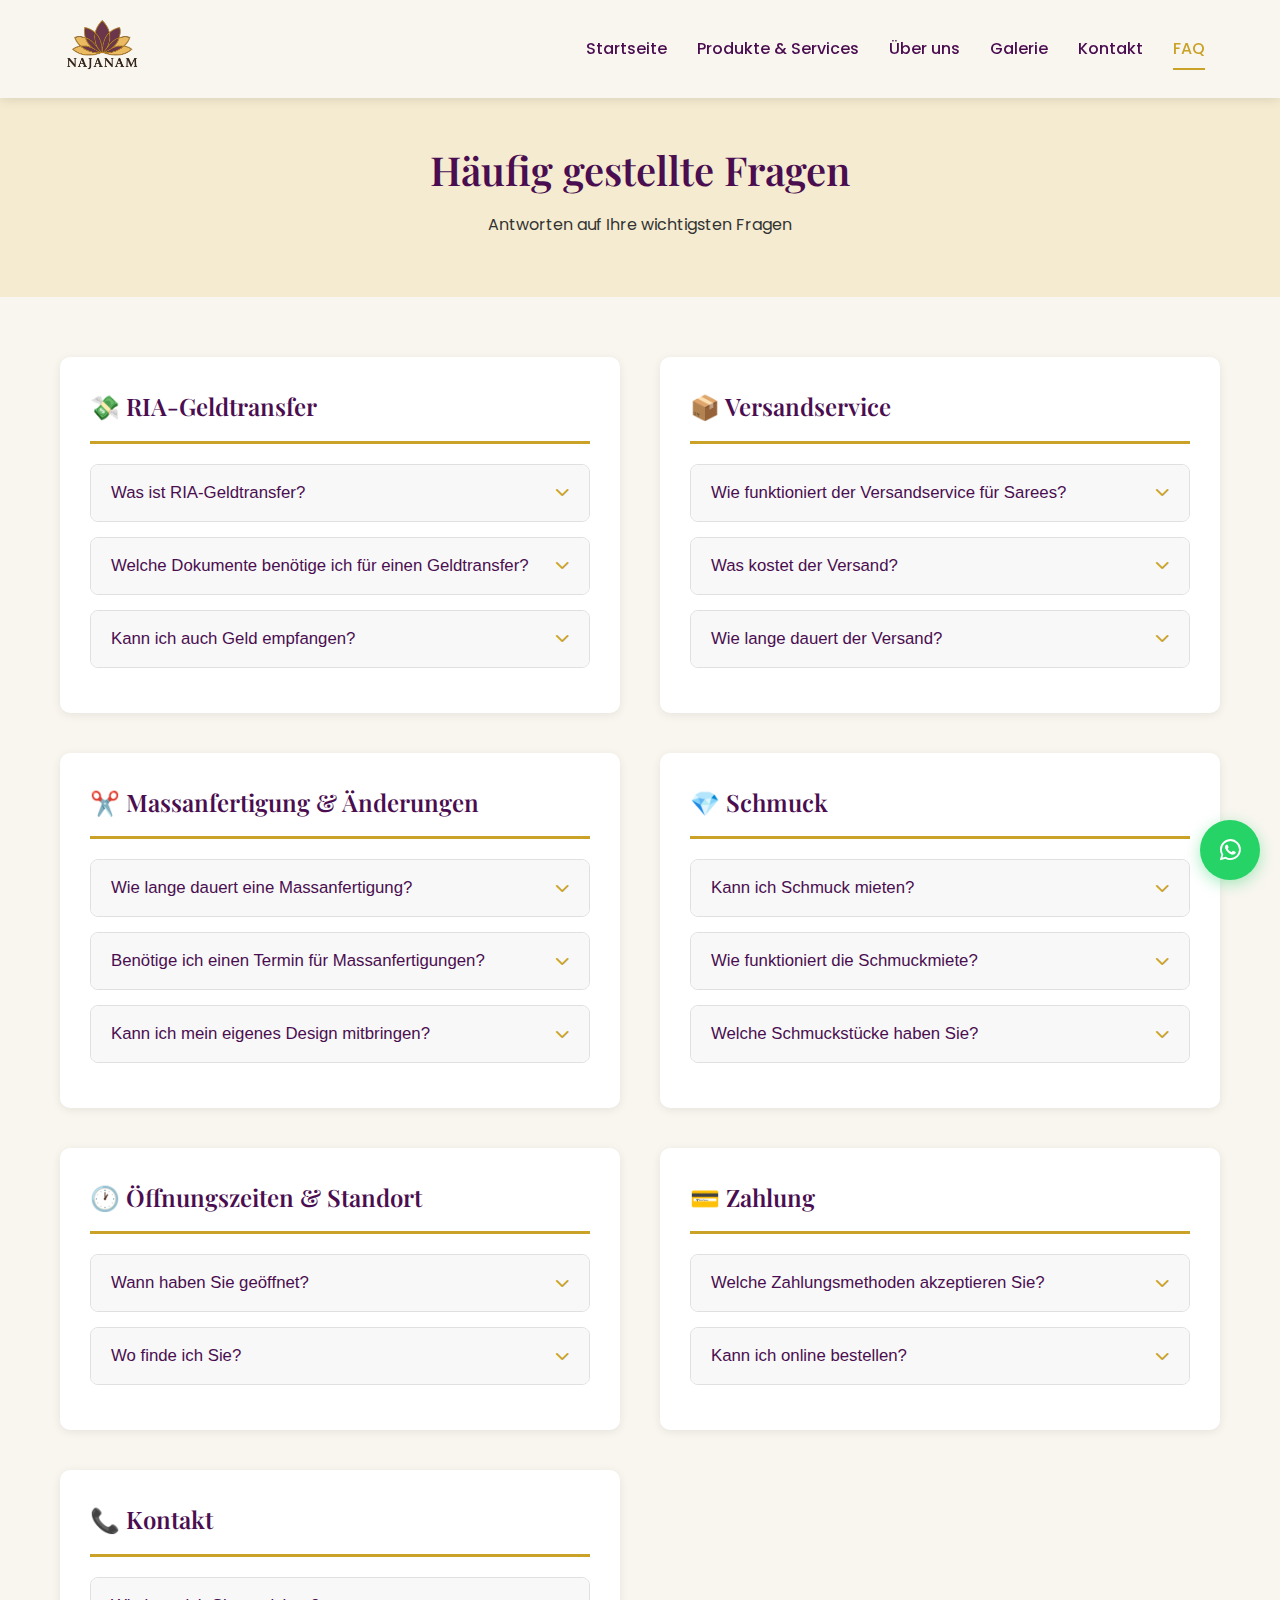
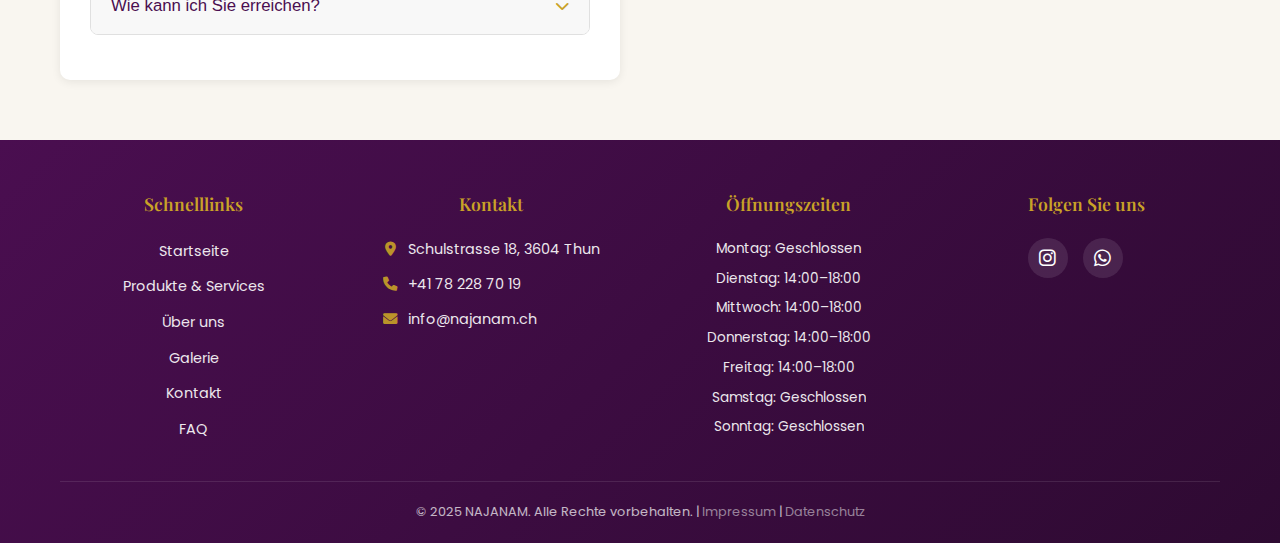
<file: faq.html>
<!DOCTYPE html>
<html lang="de">
<head>
    <meta charset="UTF-8">
    <meta name="viewport" content="width=device-width, initial-scale=1.0">
    <title>Häufig gestellte Fragen (FAQ) - NAJANAM</title>
    <meta name="description" content="Antworten auf häufig gestellte Fragen zu NAJANAM: Versandservice, Massanfertigung, Öffnungszeiten, Zahlungsmethoden und mehr.">
    <link rel="canonical" href="https://najanam.ch/faq.html">
    <!-- Preload kritische Ressourcen -->
    <link rel="preload" href="css/style.min.css" as="style">
    <link rel="preload" href="images/Najanam_Logo.png" as="image">
    
    <!-- OpenGraph Meta Tags -->
    <meta property="og:title" content="FAQ - NAJANAM">
    <meta property="og:description" content="Häufig gestellte Fragen zu unserem tamilischen Modegeschäft in Thun">
    <meta property="og:image" content="https://najanam.ch/images/Najanam_Logo.png">
    <meta property="og:url" content="https://najanam.ch/faq.html">
    <meta property="og:type" content="website">
    <meta property="og:locale" content="de_CH">
    
    <!-- Twitter Card -->
    <meta name="twitter:card" content="summary_large_image">
    <meta name="twitter:title" content="FAQ - NAJANAM">
    <meta name="twitter:description" content="Häufig gestellte Fragen zu unserem tamilischen Modegeschäft in Thun">
    <meta name="twitter:image" content="https://najanam.ch/images/Najanam_Logo.png">
    
    <link rel="stylesheet" href="css/style.min.css">
    <link rel="stylesheet" href="css/cookie-consent.min.css">
    <link rel="stylesheet" href="https://cdnjs.cloudflare.com/ajax/libs/font-awesome/6.0.0/css/all.min.css">
    <!-- Favicon -->
    <link rel="icon" type="image/png" href="images/favicon.png">
    <!-- Google Fonts -->
    <link rel="preconnect" href="https://fonts.googleapis.com">
    <link rel="preconnect" href="https://fonts.gstatic.com" crossorigin>
    <link href="https://fonts.googleapis.com/css2?family=Playfair+Display:wght@400;500;600;700&family=Poppins:wght@300;400;500;600&display=swap" rel="stylesheet" media="print" onload="this.media='all'">
    <noscript><link href="https://fonts.googleapis.com/css2?family=Playfair+Display:wght@400;500;600;700&family=Poppins:wght@300;400;500;600&display=swap" rel="stylesheet"></noscript>
    
    <!-- Google Analytics 4 -->
    <script async src="https://www.googletagmanager.com/gtag/js?id=G-H7XV8W0R1B"></script>
    <script src="js/analytics.js"></script>
    
    <!-- FAQ Schema (Structured Data) -->
    <script type="application/ld+json">
    {
      "@context": "https://schema.org",
      "@type": "FAQPage",
      "mainEntity": [
        {
          "@type": "Question",
          "name": "Wie funktioniert der Versandservice für Sarees?",
          "acceptedAnswer": {
            "@type": "Answer",
            "text": "Schicken Sie uns Ihre Sarees ganz einfach per Post an: NAJANAM, Schulstrasse 18, 3604 Thun. Wir nehmen die gewünschten Anpassungen vor und senden sie Ihnen überall in der Schweiz wieder zurück."
          }
        },
        {
          "@type": "Question",
          "name": "Wie lange dauert eine Massanfertigung?",
          "acceptedAnswer": {
            "@type": "Answer",
            "text": "Die Dauer hängt vom Umfang der Arbeit ab. Einfache Änderungen dauern 1-2 Wochen, komplexe Massanfertigungen 3-4 Wochen. Kontaktieren Sie uns für eine genaue Zeitangabe."
          }
        },
        {
          "@type": "Question",
          "name": "Welche Zahlungsmethoden akzeptieren Sie?",
          "acceptedAnswer": {
            "@type": "Answer",
            "text": "Wir akzeptieren Bargeld und TWINT."
          }
        },
        {
          "@type": "Question",
          "name": "Kann ich Schmuck mieten?",
          "acceptedAnswer": {
            "@type": "Answer",
            "text": "Ja, alle unsere Schmuckstücke sind auch zur Miete verfügbar. Perfekt für Hochzeiten und besondere Anlässe."
          }
        }
      ]
    }
    </script>
</head>
<body>
    <!-- Header -->
    <header>
        <div class="container">
            <div class="header-inner">
                <div class="logo">
                    <a href="index.html">
                        <img src="images/Najanam_Logo.png" alt="NAJANAM Logo">
                    </a>
                </div>
                <nav>
                    <ul class="main-menu">
                        <li><a href="index.html">Startseite</a></li>
                        <li><a href="produkte.html">Produkte & Services</a></li>
                        <li><a href="ueber-uns.html">Über uns</a></li>
                        <li><a href="galerie.html">Galerie</a></li>
                        <li><a href="kontakt.html">Kontakt</a></li>
                        <li><a href="faq.html" class="active">FAQ</a></li>
                    </ul>
                </nav>
                <button class="mobile-menu-toggle" aria-label="Menü öffnen" aria-expanded="false" aria-controls="main-menu">
                    <span></span>
                    <span></span>
                    <span></span>
                </button>
            </div>
        </div>
    </header>

    <!-- Page Header -->
    <section class="page-header">
        <div class="container">
            <h1>Häufig gestellte Fragen</h1>
            <p>Antworten auf Ihre wichtigsten Fragen</p>
        </div>
    </section>

    <!-- FAQ Content -->
    <section class="faq-content">
        <div class="container">
            <div class="faq-grid">
                
                <div class="faq-category">
                    <h2>💸 RIA-Geldtransfer</h2>
                
                <div class="faq-item">
                    <button class="faq-question" aria-expanded="false">
                        <span>Was ist RIA-Geldtransfer?</span>
                        <i class="fas fa-chevron-down"></i>
                    </button>
                    <div class="faq-answer">
                        <p>RIA ist ein internationaler Geldtransfer-Service. Sie können bei uns Geld in über 160 Länder senden – schnell, sicher und zu günstigen Gebühren.</p>
                    </div>
                </div>
                
                <div class="faq-item">
                    <button class="faq-question" aria-expanded="false">
                        <span>Welche Dokumente benötige ich für einen Geldtransfer?</span>
                        <i class="fas fa-chevron-down"></i>
                    </button>
                    <div class="faq-answer">
                        <p>Sie benötigen einen gültigen Ausweis (ID oder Pass) und die Daten des Empfängers.</p>
                    </div>
                </div>
                
                <div class="faq-item">
                    <button class="faq-question" aria-expanded="false">
                        <span>Kann ich auch Geld empfangen?</span>
                        <i class="fas fa-chevron-down"></i>
                    </button>
                    <div class="faq-answer">
                        <p>Ja! Bei uns können Sie gegen Voranmeldung auch Geld von RIA beziehen. Kontaktieren Sie uns vorher telefonisch: <a href="tel:+41782287019">078 228 70 19</a></p>
                    </div>
                </div>
                </div>
                
                <div class="faq-category">
                    <h2>📦 Versandservice</h2>
                
                <div class="faq-item">
                    <button class="faq-question" aria-expanded="false">
                        <span>Wie funktioniert der Versandservice für Sarees?</span>
                        <i class="fas fa-chevron-down"></i>
                    </button>
                    <div class="faq-answer">
                        <p>Schicken Sie uns Ihre Sarees ganz einfach per Post an:<br>
                        <strong>NAJANAM</strong><br>
                        Schulstrasse 18<br>
                        3604 Thun<br>
                        Schweiz</p>
                        <p>Wir nehmen die gewünschten Anpassungen vor und senden sie Ihnen überall in der Schweiz wieder zurück.</p>
                    </div>
                </div>
                
                <div class="faq-item">
                    <button class="faq-question" aria-expanded="false">
                        <span>Was kostet der Versand?</span>
                        <i class="fas fa-chevron-down"></i>
                    </button>
                    <div class="faq-answer">
                        <p>Die Versandkosten hängen vom Gewicht und der Grösse des Pakets ab. Kontaktieren Sie uns für eine genaue Kostenschätzung: <a href="tel:+41782287019">078 228 70 19</a></p>
                    </div>
                </div>
                
                <div class="faq-item">
                    <button class="faq-question" aria-expanded="false">
                        <span>Wie lange dauert der Versand?</span>
                        <i class="fas fa-chevron-down"></i>
                    </button>
                    <div class="faq-answer">
                        <p>Innerhalb der Schweiz dauert der Versand in der Regel 1-2 Werktage mit der Schweizer Post.</p>
                    </div>
                </div>
                </div>
                
                <div class="faq-category">
                    <h2>✂️ Massanfertigung & Änderungen</h2>
                
                <div class="faq-item">
                    <button class="faq-question" aria-expanded="false">
                        <span>Wie lange dauert eine Massanfertigung?</span>
                        <i class="fas fa-chevron-down"></i>
                    </button>
                    <div class="faq-answer">
                        <p>Die Dauer hängt vom Umfang der Arbeit ab:</p>
                        <ul>
                            <li><strong>Einfache Änderungen:</strong> 1-2 Wochen</li>
                            <li><strong>Saree-Blusen:</strong> 2-3 Wochen</li>
                            <li><strong>Komplexe Massanfertigungen:</strong> 3-4 Wochen</li>
                        </ul>
                        <p>Kontaktieren Sie uns für eine genaue Zeitangabe für Ihr Projekt.</p>
                    </div>
                </div>
                
                <div class="faq-item">
                    <button class="faq-question" aria-expanded="false">
                        <span>Benötige ich einen Termin für Massanfertigungen?</span>
                        <i class="fas fa-chevron-down"></i>
                    </button>
                    <div class="faq-answer">
                        <p>Ein Termin ist nicht zwingend erforderlich, aber empfohlen, um Wartezeiten zu vermeiden. Rufen Sie uns an: <a href="tel:+41782287019">078 228 70 19</a></p>
                    </div>
                </div>
                
                <div class="faq-item">
                    <button class="faq-question" aria-expanded="false">
                        <span>Kann ich mein eigenes Design mitbringen?</span>
                        <i class="fas fa-chevron-down"></i>
                    </button>
                    <div class="faq-answer">
                        <p>Ja, gerne! Bringen Sie Bilder, Skizzen oder Beispiele mit, und wir setzen Ihre Vorstellungen um.</p>
                    </div>
                </div>
                </div>
                
                <div class="faq-category">
                    <h2>💎 Schmuck</h2>
                
                <div class="faq-item">
                    <button class="faq-question" aria-expanded="false">
                        <span>Kann ich Schmuck mieten?</span>
                        <i class="fas fa-chevron-down"></i>
                    </button>
                    <div class="faq-answer">
                        <p>Ja, alle unsere Schmuckstücke sind auch zur Miete verfügbar. Perfekt für Hochzeiten, Verlobungen und besondere Anlässe.</p>
                    </div>
                </div>
                
                <div class="faq-item">
                    <button class="faq-question" aria-expanded="false">
                        <span>Wie funktioniert die Schmuckmiete?</span>
                        <i class="fas fa-chevron-down"></i>
                    </button>
                    <div class="faq-answer">
                        <p>Besuchen Sie uns im Geschäft, wählen Sie Ihren Schmuck aus, und wir vereinbaren die Mietdauer und Konditionen. Eine Kaution ist erforderlich.</p>
                    </div>
                </div>
                
                <div class="faq-item">
                    <button class="faq-question" aria-expanded="false">
                        <span>Welche Schmuckstücke haben Sie?</span>
                        <i class="fas fa-chevron-down"></i>
                    </button>
                    <div class="faq-answer">
                        <p>Wir führen traditionellen tamilischen Schmuck:</p>
                        <ul>
                            <li>Jimikki, Kammel (Ohrringe)</li>
                            <li>Halsketten, Aarem, Padakkam</li>
                            <li>Valaijal, Kammel (Armreifen)</li>
                            <li>Bridal Sets (Brautschmuck-Komplettsets)</li>
                        </ul>
                    </div>
                </div>
                </div>
                
                <div class="faq-category">
                    <h2>🕐 Öffnungszeiten & Standort</h2>
                
                <div class="faq-item">
                    <button class="faq-question" aria-expanded="false">
                        <span>Wann haben Sie geöffnet?</span>
                        <i class="fas fa-chevron-down"></i>
                    </button>
                    <div class="faq-answer">
                        <p><strong>Öffnungszeiten:</strong></p>
                        <ul>
                            <li>Montag: Geschlossen</li>
                            <li>Dienstag: 14:00 – 18:00 Uhr</li>
                            <li>Mittwoch: 14:00 – 18:00 Uhr</li>
                            <li>Donnerstag: 14:00 – 18:00 Uhr</li>
                            <li>Freitag: 14:00 – 18:00 Uhr</li>
                            <li>Samstag: Geschlossen</li>
                            <li>Sonntag: Geschlossen</li>
                        </ul>
                    </div>
                </div>
                
                <div class="faq-item">
                    <button class="faq-question" aria-expanded="false">
                        <span>Wo finde ich Sie?</span>
                        <i class="fas fa-chevron-down"></i>
                    </button>
                    <div class="faq-answer">
                        <p><strong>NAJANAM</strong><br>
                        Schulstrasse 18<br>
                        3604 Thun<br>
                        Schweiz</p>
                        <p>Kostenlose Parkplätze direkt vor dem Geschäft verfügbar.</p>
                    </div>
                </div>
                </div>
                
                <div class="faq-category">
                    <h2>💳 Zahlung</h2>
                
                <div class="faq-item">
                    <button class="faq-question" aria-expanded="false">
                        <span>Welche Zahlungsmethoden akzeptieren Sie?</span>
                        <i class="fas fa-chevron-down"></i>
                    </button>
                    <div class="faq-answer">
                        <p>Wir akzeptieren:</p>
                        <ul>
                            <li>Bargeld</li>
                            <li>TWINT</li>
                        </ul>
                    </div>
                </div>
                
                <div class="faq-item">
                    <button class="faq-question" aria-expanded="false">
                        <span>Kann ich online bestellen?</span>
                        <i class="fas fa-chevron-down"></i>
                    </button>
                    <div class="faq-answer">
                        <p>Derzeit bieten wir keinen Online-Shop an. Besuchen Sie uns im Geschäft oder kontaktieren Sie uns telefonisch: <a href="tel:+41782287019">078 228 70 19</a></p>
                    </div>
                </div>
                </div>
                
                <div class="faq-category">
                    <h2>📞 Kontakt</h2>
                
                <div class="faq-item">
                    <button class="faq-question" aria-expanded="false">
                        <span>Wie kann ich Sie erreichen?</span>
                        <i class="fas fa-chevron-down"></i>
                    </button>
                    <div class="faq-answer">
                        <p><strong>Telefon:</strong> <a href="tel:+41782287019">078 228 70 19</a><br>
                        <strong>E-Mail:</strong> <a href="mailto:info@najanam.ch">info@najanam.ch</a><br>
                        <strong>WhatsApp:</strong> <a href="https://wa.me/41782287019" target="_blank" rel="noopener noreferrer">078 228 70 19</a></p>
                    </div>
                </div>
                </div>
                
            </div>
        </div>
    </section>

    <!-- Footer -->
    <footer>
        <div class="container">
            <div class="footer-content">
                <div class="footer-links">
                    <h4>Schnelllinks</h4>
                    <ul>
                        <li><a href="index.html">Startseite</a></li>
                        <li><a href="produkte.html">Produkte & Services</a></li>
                        <li><a href="ueber-uns.html">Über uns</a></li>
                        <li><a href="galerie.html">Galerie</a></li>
                        <li><a href="kontakt.html">Kontakt</a></li>
                        <li><a href="faq.html">FAQ</a></li>
                    </ul>
                </div>
                <div class="footer-contact">
                    <h4>Kontakt</h4>
                    <p><i class="fas fa-map-marker-alt" aria-hidden="true"></i> Schulstrasse 18, 3604 Thun</p>
                    <p><i class="fas fa-phone" aria-hidden="true"></i> +41 78 228 70 19</p>
                    <p><i class="fas fa-envelope" aria-hidden="true"></i> info@najanam.ch</p>
                </div>
                <div class="footer-hours">
                    <h4>Öffnungszeiten</h4>
                    <p>Montag: Geschlossen</p>
                    <p>Dienstag: 14:00–18:00</p>
                    <p>Mittwoch: 14:00–18:00</p>
                    <p>Donnerstag: 14:00–18:00</p>
                    <p>Freitag: 14:00–18:00</p>
                    <p>Samstag: Geschlossen</p>
                    <p>Sonntag: Geschlossen</p>
                </div>
                <div class="footer-social">
                    <h4>Folgen Sie uns</h4>
                    <div class="social-icons">
                        <a href="https://www.instagram.com/najanam_2025" class="social-icon" target="_blank" rel="noopener noreferrer" aria-label="Instagram"><i class="fab fa-instagram"></i></a>
                        <a href="https://wa.me/41782287019" class="social-icon" target="_blank" rel="noopener noreferrer" aria-label="WhatsApp"><i class="fab fa-whatsapp"></i></a>
                    </div>
                </div>
            </div>
            <div class="footer-bottom">
                <p>&copy; 2025 NAJANAM. Alle Rechte vorbehalten. | <a href="impressum.html">Impressum</a> | <a href="datenschutz.html">Datenschutz</a></p>
            </div>
        </div>
        <!-- WhatsApp Button -->
        <a href="https://wa.me/41782287019" class="whatsapp-button" target="_blank" rel="noopener noreferrer" aria-label="WhatsApp Kontakt">
            <i class="fab fa-whatsapp"></i>
        </a>
    </footer>

    <script src="js/main.min.js" defer></script>
    <script src="js/cookie-consent.min.js" defer></script>
</body>
</html>
</file>
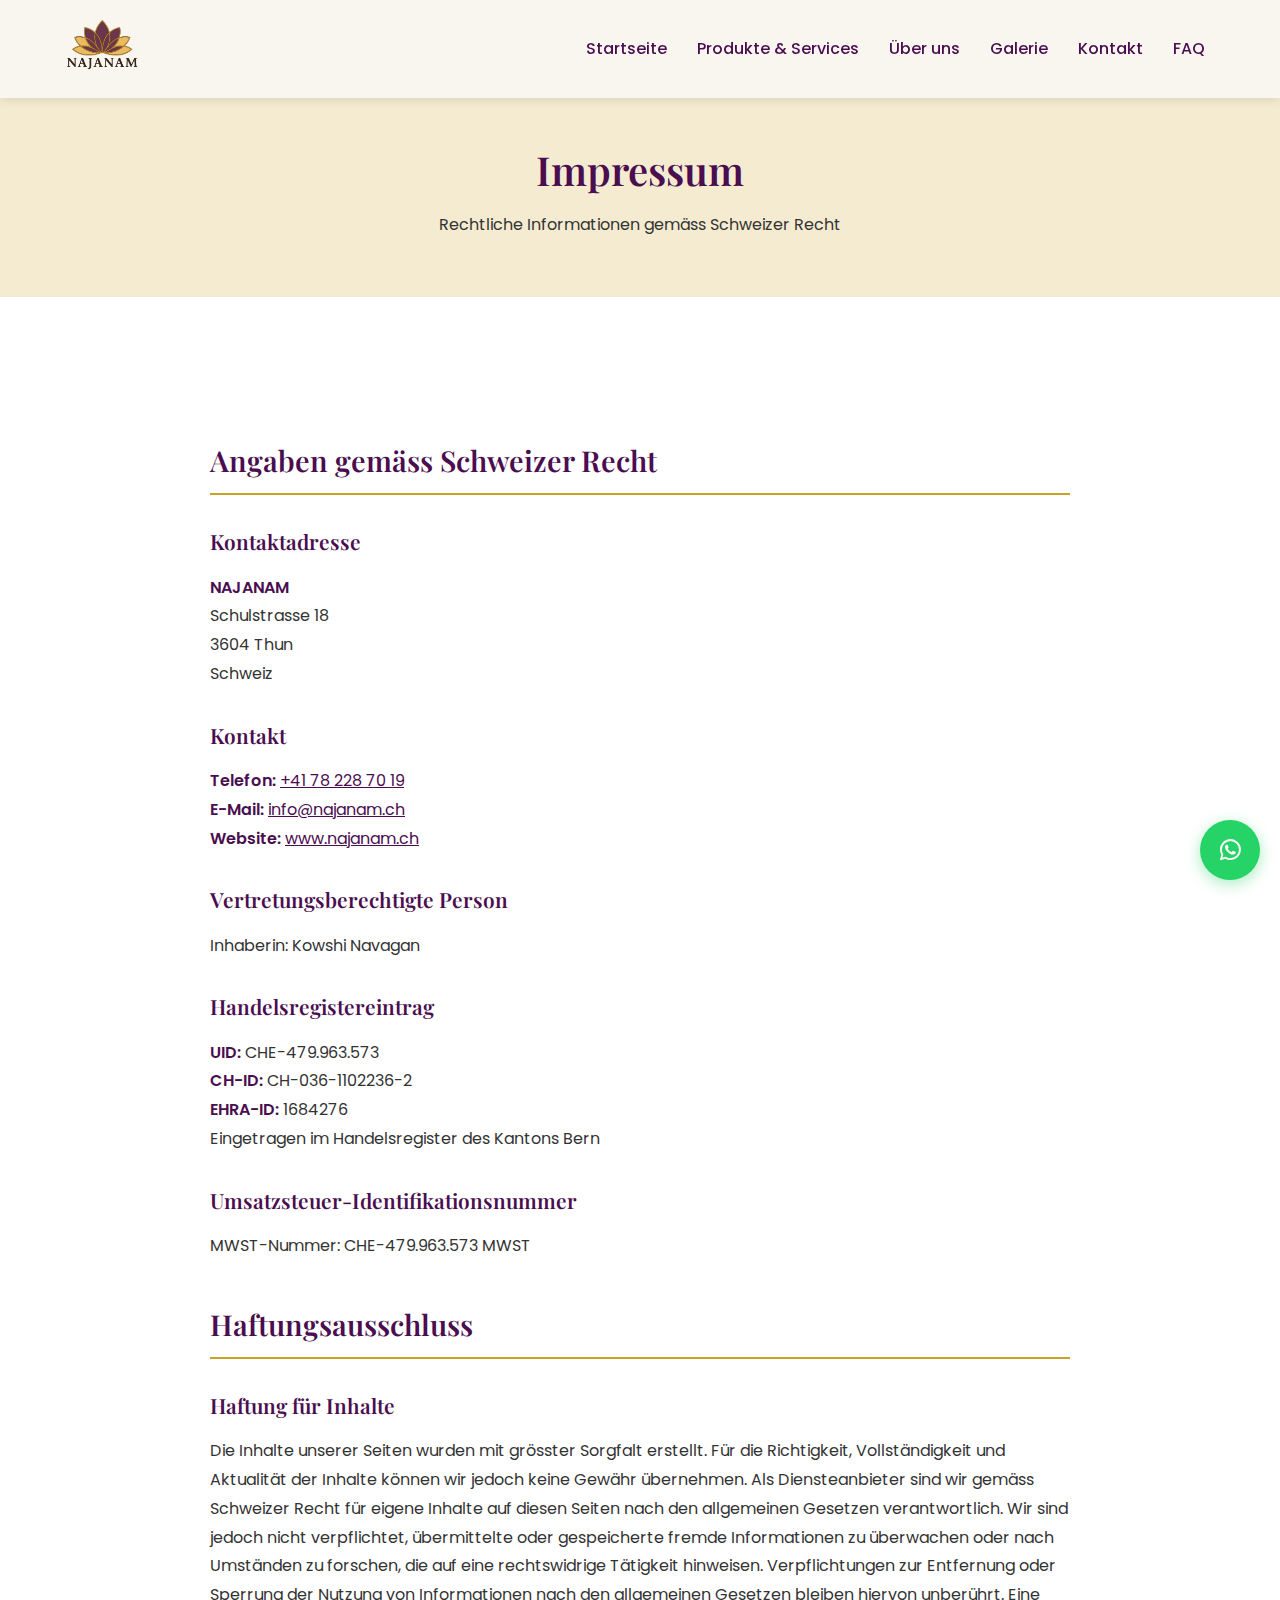
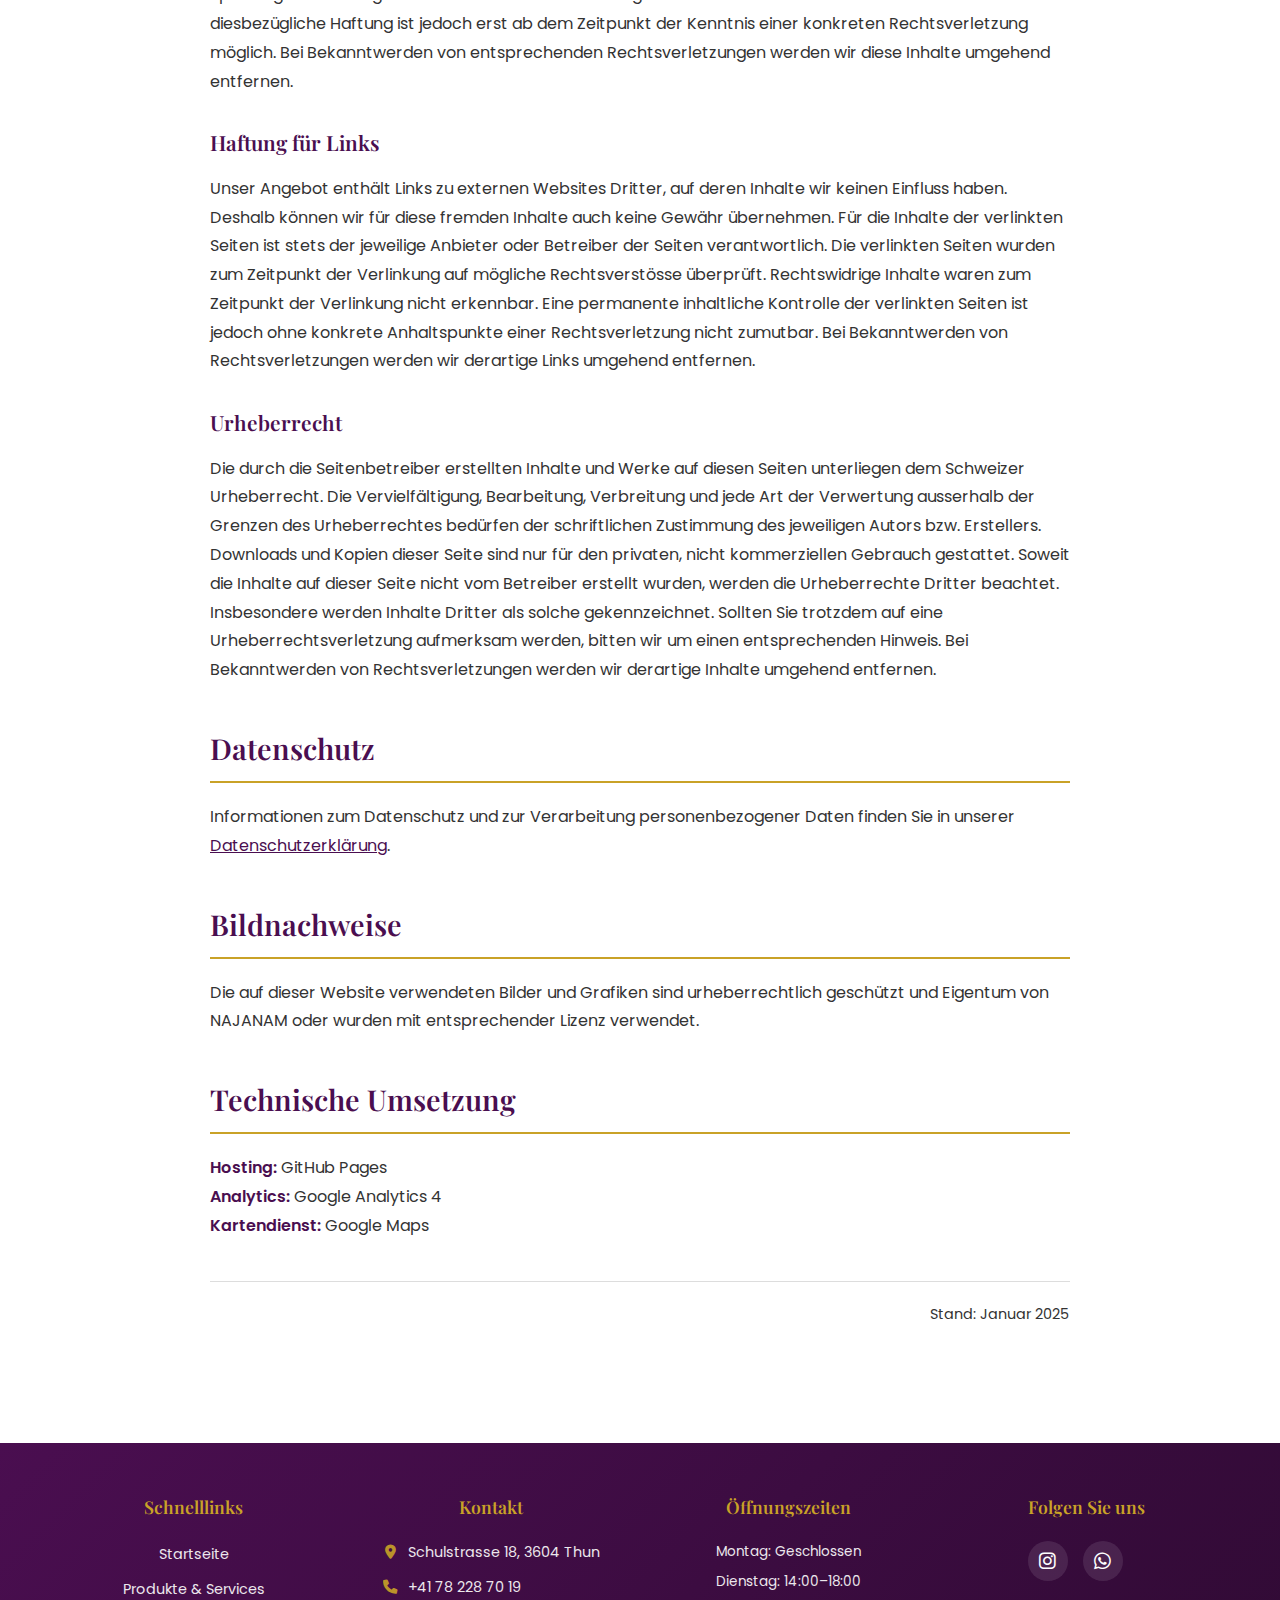
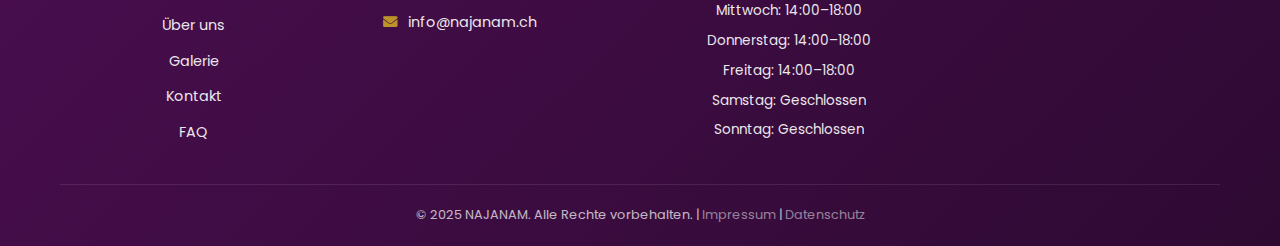
<file: impressum.html>
<!DOCTYPE html>
<html lang="de">
<head>
    <meta charset="UTF-8">
    <meta name="viewport" content="width=device-width, initial-scale=1.0">
    <title>Impressum - NAJANAM</title>
    <meta name="description" content="Impressum von NAJANAM - Ihr tamilisches Modegeschäft in Thun. Rechtliche Informationen, Kontaktdaten und Handelsregistereintrag gemäss Schweizer Recht.">
    <link rel="canonical" href="https://najanam.ch/impressum.html">
    <!-- Preload kritische Ressourcen -->
    <link rel="preload" href="css/style.min.css" as="style">
    <link rel="preload" href="images/Najanam_Logo.png" as="image">
    
    <!-- OpenGraph Meta Tags -->
    <meta property="og:title" content="Impressum - NAJANAM">
    <meta property="og:description" content="Rechtliche Informationen von NAJANAM - Tamilisches Modegeschäft in Thun, Schweiz">
    <meta property="og:image" content="https://najanam.ch/images/Najanam_Logo.png">
    <meta property="og:url" content="https://najanam.ch/impressum.html">
    <meta property="og:type" content="website">
    <meta property="og:locale" content="de_CH">
    
    <!-- Twitter Card -->
    <meta name="twitter:card" content="summary_large_image">
    <meta name="twitter:title" content="Impressum - NAJANAM">
    <meta name="twitter:description" content="Rechtliche Informationen von NAJANAM - Tamilisches Modegeschäft in Thun, Schweiz">
    <meta name="twitter:image" content="https://najanam.ch/images/Najanam_Logo.png">
    
    <link rel="stylesheet" href="css/style.min.css">
    <link rel="stylesheet" href="css/cookie-consent.min.css">
    <link rel="stylesheet" href="https://cdnjs.cloudflare.com/ajax/libs/font-awesome/6.0.0/css/all.min.css">
    <!-- Favicon -->
    <link rel="icon" type="image/png" href="images/favicon.png">
    <!-- Google Fonts -->
    <link rel="preconnect" href="https://fonts.googleapis.com">
    <link rel="preconnect" href="https://fonts.gstatic.com" crossorigin>
    <link href="https://fonts.googleapis.com/css2?family=Playfair+Display:wght@400;500;600;700&family=Poppins:wght@300;400;500;600&display=swap" rel="stylesheet" media="print" onload="this.media='all'">
    <noscript><link href="https://fonts.googleapis.com/css2?family=Playfair+Display:wght@400;500;600;700&family=Poppins:wght@300;400;500;600&display=swap" rel="stylesheet"></noscript>
    
    <!-- Google Analytics 4 -->
    <script async src="https://www.googletagmanager.com/gtag/js?id=G-H7XV8W0R1B"></script>
    <script src="js/analytics.js"></script>
    
    <!-- Structured Data (JSON-LD) -->
    <script type="application/ld+json">
    {
      "@context": "https://schema.org",
      "@type": "LocalBusiness",
      "name": "NAJANAM",
      "image": "https://najanam.ch/images/Najanam_Logo.png",
      "@id": "https://najanam.ch",
      "url": "https://najanam.ch",
      "telephone": "+41782287019",
      "priceRange": "$$",
      "address": {
        "@type": "PostalAddress",
        "streetAddress": "Schulstrasse 18",
        "addressLocality": "Thun",
        "postalCode": "3604",
        "addressCountry": "CH"
      },
      "geo": {
        "@type": "GeoCoordinates",
        "latitude": 46.758202,
        "longitude": 7.628202
      },
      "openingHoursSpecification": [
        {
          "@type": "OpeningHoursSpecification",
          "dayOfWeek": ["Tuesday", "Wednesday", "Thursday", "Friday"],
          "opens": "14:00",
          "closes": "18:00"
        }
      ],
      "sameAs": [
        "https://www.instagram.com/najanam_2025"
      ],
      "vatID": "CHE-479.963.573",
      "taxID": "CHE-479.963.573 MWST"
    }
    </script>
</head>
<body>
    <!-- Header -->
    <header>
        <div class="container">
            <div class="header-inner">
                <div class="logo">
                    <a href="index.html">
                        <img src="images/Najanam_Logo.png" alt="NAJANAM Logo">
                    </a>
                </div>
                <nav>
                    <ul class="main-menu">
                        <li><a href="index.html">Startseite</a></li>
                        <li><a href="produkte.html">Produkte & Services</a></li>
                        <li><a href="ueber-uns.html">Über uns</a></li>
                        <li><a href="galerie.html">Galerie</a></li>
                        <li><a href="kontakt.html">Kontakt</a></li>
                        <li><a href="faq.html">FAQ</a></li>
                    </ul>
                </nav>
                <button class="mobile-menu-toggle" aria-label="Menü öffnen" aria-expanded="false" aria-controls="main-menu">
                    <span></span>
                    <span></span>
                    <span></span>
                </button>
            </div>
        </div>
    </header>

    <!-- Page Header -->
    <section class="page-header">
        <div class="container">
            <h1>Impressum</h1>
            <p>Rechtliche Informationen gemäss Schweizer Recht</p>
        </div>
    </section>

    <!-- Impressum Content -->
    <section class="legal-content">
        <div class="container">
            <div class="legal-text">
                <h2>Angaben gemäss Schweizer Recht</h2>
                
                <h3>Kontaktadresse</h3>
                <p>
                    <strong>NAJANAM</strong><br>
                    Schulstrasse 18<br>
                    3604 Thun<br>
                    Schweiz
                </p>

                <h3>Kontakt</h3>
                <p>
                    <strong>Telefon:</strong> <a href="tel:+41782287019">+41 78 228 70 19</a><br>
                    <strong>E-Mail:</strong> <a href="mailto:info@najanam.ch">info@najanam.ch</a><br>
                    <strong>Website:</strong> <a href="https://www.najanam.ch">www.najanam.ch</a>
                </p>

                <h3>Vertretungsberechtigte Person</h3>
                <p>
                    Inhaberin: Kowshi Navagan
                </p>

                <h3>Handelsregistereintrag</h3>
                <p>
                    <strong>UID:</strong> CHE-479.963.573<br>
                    <strong>CH-ID:</strong> CH-036-1102236-2<br>
                    <strong>EHRA-ID:</strong> 1684276<br>
                    Eingetragen im Handelsregister des Kantons Bern
                </p>

                <h3>Umsatzsteuer-Identifikationsnummer</h3>
                <p>
                    MWST-Nummer: CHE-479.963.573 MWST
                </p>

                <h2>Haftungsausschluss</h2>

                <h3>Haftung für Inhalte</h3>
                <p>Die Inhalte unserer Seiten wurden mit grösster Sorgfalt erstellt. Für die Richtigkeit, Vollständigkeit und Aktualität der Inhalte können wir jedoch keine Gewähr übernehmen. Als Diensteanbieter sind wir gemäss Schweizer Recht für eigene Inhalte auf diesen Seiten nach den allgemeinen Gesetzen verantwortlich. Wir sind jedoch nicht verpflichtet, übermittelte oder gespeicherte fremde Informationen zu überwachen oder nach Umständen zu forschen, die auf eine rechtswidrige Tätigkeit hinweisen. Verpflichtungen zur Entfernung oder Sperrung der Nutzung von Informationen nach den allgemeinen Gesetzen bleiben hiervon unberührt. Eine diesbezügliche Haftung ist jedoch erst ab dem Zeitpunkt der Kenntnis einer konkreten Rechtsverletzung möglich. Bei Bekanntwerden von entsprechenden Rechtsverletzungen werden wir diese Inhalte umgehend entfernen.</p>

                <h3>Haftung für Links</h3>
                <p>Unser Angebot enthält Links zu externen Websites Dritter, auf deren Inhalte wir keinen Einfluss haben. Deshalb können wir für diese fremden Inhalte auch keine Gewähr übernehmen. Für die Inhalte der verlinkten Seiten ist stets der jeweilige Anbieter oder Betreiber der Seiten verantwortlich. Die verlinkten Seiten wurden zum Zeitpunkt der Verlinkung auf mögliche Rechtsverstösse überprüft. Rechtswidrige Inhalte waren zum Zeitpunkt der Verlinkung nicht erkennbar. Eine permanente inhaltliche Kontrolle der verlinkten Seiten ist jedoch ohne konkrete Anhaltspunkte einer Rechtsverletzung nicht zumutbar. Bei Bekanntwerden von Rechtsverletzungen werden wir derartige Links umgehend entfernen.</p>

                <h3>Urheberrecht</h3>
                <p>Die durch die Seitenbetreiber erstellten Inhalte und Werke auf diesen Seiten unterliegen dem Schweizer Urheberrecht. Die Vervielfältigung, Bearbeitung, Verbreitung und jede Art der Verwertung ausserhalb der Grenzen des Urheberrechtes bedürfen der schriftlichen Zustimmung des jeweiligen Autors bzw. Erstellers. Downloads und Kopien dieser Seite sind nur für den privaten, nicht kommerziellen Gebrauch gestattet. Soweit die Inhalte auf dieser Seite nicht vom Betreiber erstellt wurden, werden die Urheberrechte Dritter beachtet. Insbesondere werden Inhalte Dritter als solche gekennzeichnet. Sollten Sie trotzdem auf eine Urheberrechtsverletzung aufmerksam werden, bitten wir um einen entsprechenden Hinweis. Bei Bekanntwerden von Rechtsverletzungen werden wir derartige Inhalte umgehend entfernen.</p>

                <h2>Datenschutz</h2>
                <p>Informationen zum Datenschutz und zur Verarbeitung personenbezogener Daten finden Sie in unserer <a href="datenschutz.html">Datenschutzerklärung</a>.</p>

                <h2>Bildnachweise</h2>
                <p>Die auf dieser Website verwendeten Bilder und Grafiken sind urheberrechtlich geschützt und Eigentum von NAJANAM oder wurden mit entsprechender Lizenz verwendet.</p>

                <h2>Technische Umsetzung</h2>
                <p>
                    <strong>Hosting:</strong> GitHub Pages<br>
                    <strong>Analytics:</strong> Google Analytics 4<br>
                    <strong>Kartendienst:</strong> Google Maps
                </p>

                <p class="legal-update">Stand: Januar 2025</p>
            </div>
        </div>
    </section>

    <!-- Footer -->
    <footer>
        <div class="container">
            <div class="footer-content">
                <div class="footer-links">
                    <h4>Schnelllinks</h4>
                    <ul>
                        <li><a href="index.html">Startseite</a></li>
                        <li><a href="produkte.html">Produkte & Services</a></li>
                        <li><a href="ueber-uns.html">Über uns</a></li>
                        <li><a href="galerie.html">Galerie</a></li>
                        <li><a href="kontakt.html">Kontakt</a></li>
                        <li><a href="faq.html">FAQ</a></li>
                    </ul>
                </div>
                <div class="footer-contact">
                    <h4>Kontakt</h4>
                    <p><i class="fas fa-map-marker-alt" aria-hidden="true"></i> Schulstrasse 18, 3604 Thun</p>
                    <p><i class="fas fa-phone" aria-hidden="true"></i> +41 78 228 70 19</p>
                    <p><i class="fas fa-envelope" aria-hidden="true"></i> info@najanam.ch</p>
                </div>
                <div class="footer-hours">
                    <h4>Öffnungszeiten</h4>
                    <p>Montag: Geschlossen</p>
                    <p>Dienstag: 14:00–18:00</p>
                    <p>Mittwoch: 14:00–18:00</p>
                    <p>Donnerstag: 14:00–18:00</p>
                    <p>Freitag: 14:00–18:00</p>
                    <p>Samstag: Geschlossen</p>
                    <p>Sonntag: Geschlossen</p>
                </div>
                <div class="footer-social">
                    <h4>Folgen Sie uns</h4>
                    <div class="social-icons">
                        <a href="https://www.instagram.com/najanam_2025" class="social-icon" target="_blank" rel="noopener noreferrer" aria-label="Instagram"><i class="fab fa-instagram"></i></a>
                        <a href="https://wa.me/41782287019" class="social-icon" target="_blank" rel="noopener noreferrer" aria-label="WhatsApp"><i class="fab fa-whatsapp"></i></a>
                    </div>
                </div>
            </div>
            <div class="footer-bottom">
                <p>&copy; 2025 NAJANAM. Alle Rechte vorbehalten. | <a href="impressum.html">Impressum</a> | <a href="datenschutz.html">Datenschutz</a></p>
            </div>
        </div>
        <!-- WhatsApp Button -->
        <a href="https://wa.me/41782287019" class="whatsapp-button" target="_blank" rel="noopener noreferrer" aria-label="WhatsApp Kontakt">
            <i class="fab fa-whatsapp"></i>
        </a>
    </footer>

    <script src="js/main.min.js" defer></script>
    <script src="js/cookie-consent.min.js" defer></script>
</body>
</html>
</file>
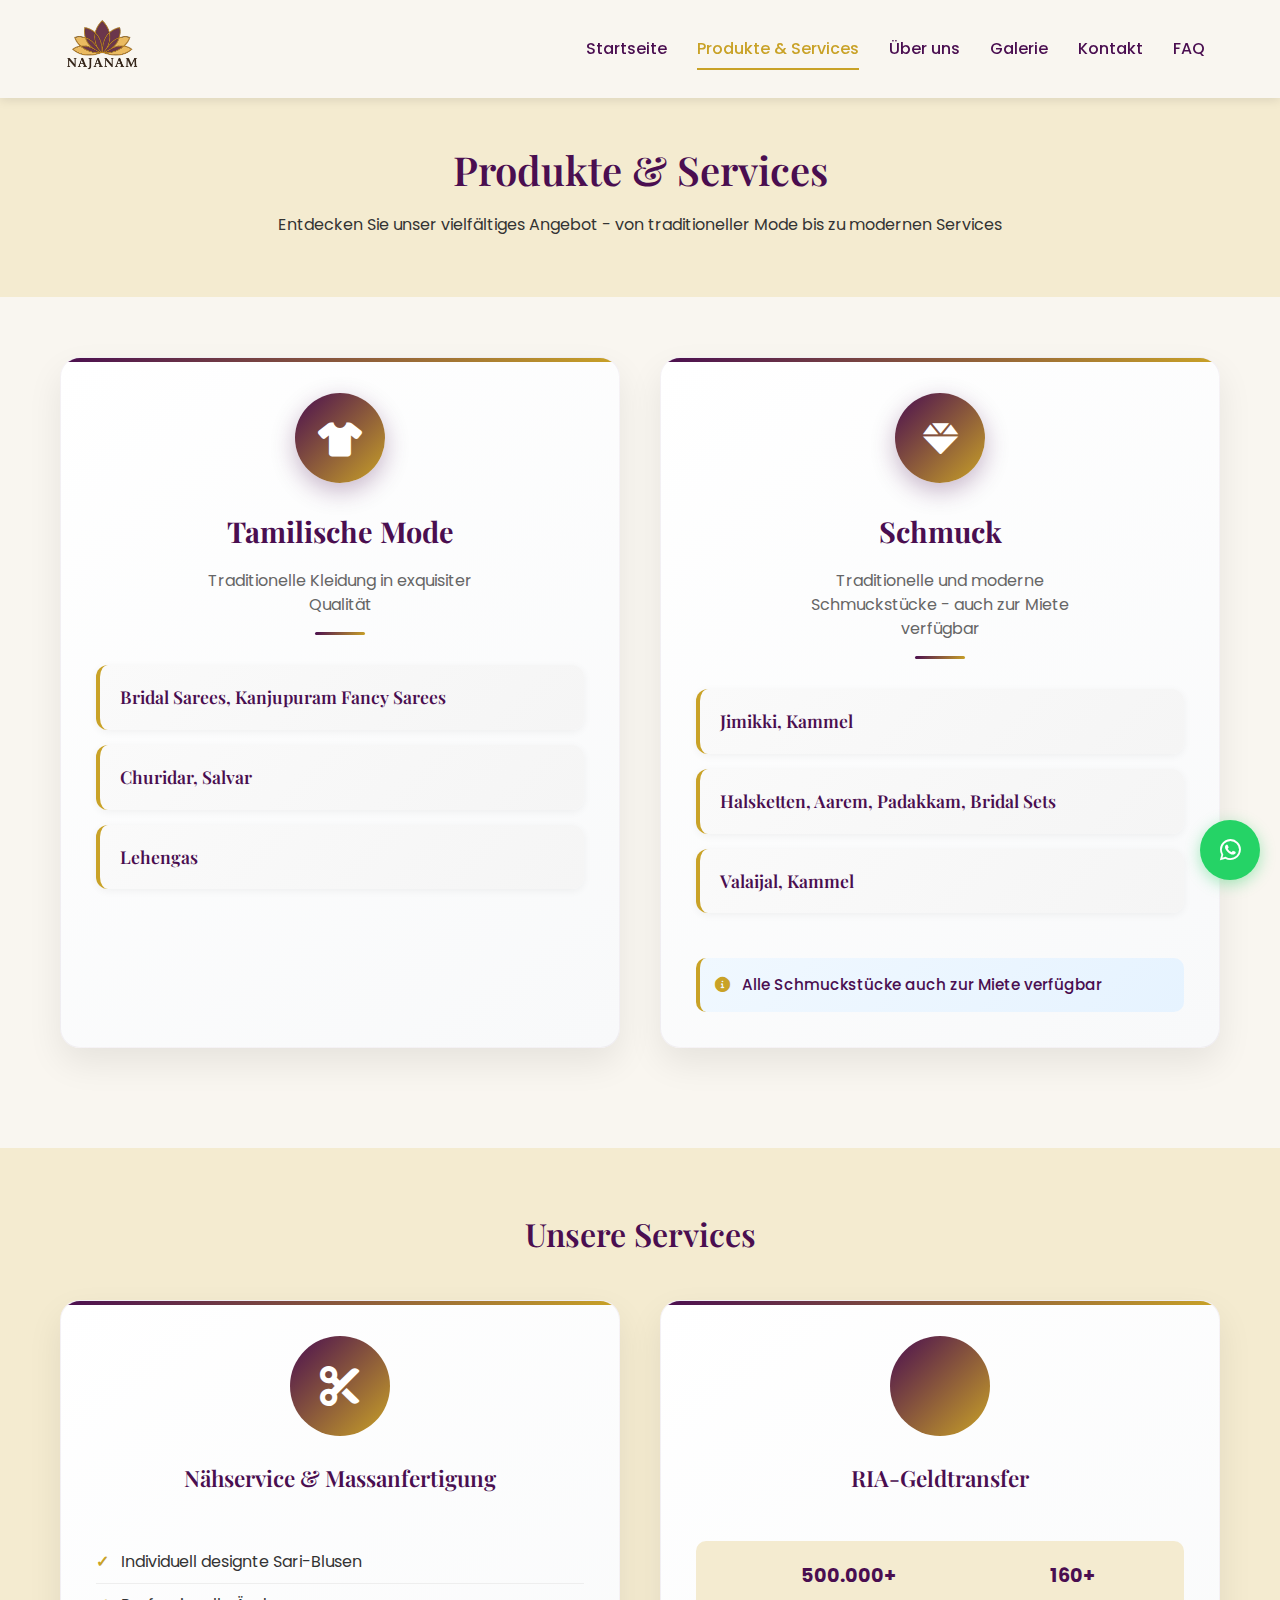
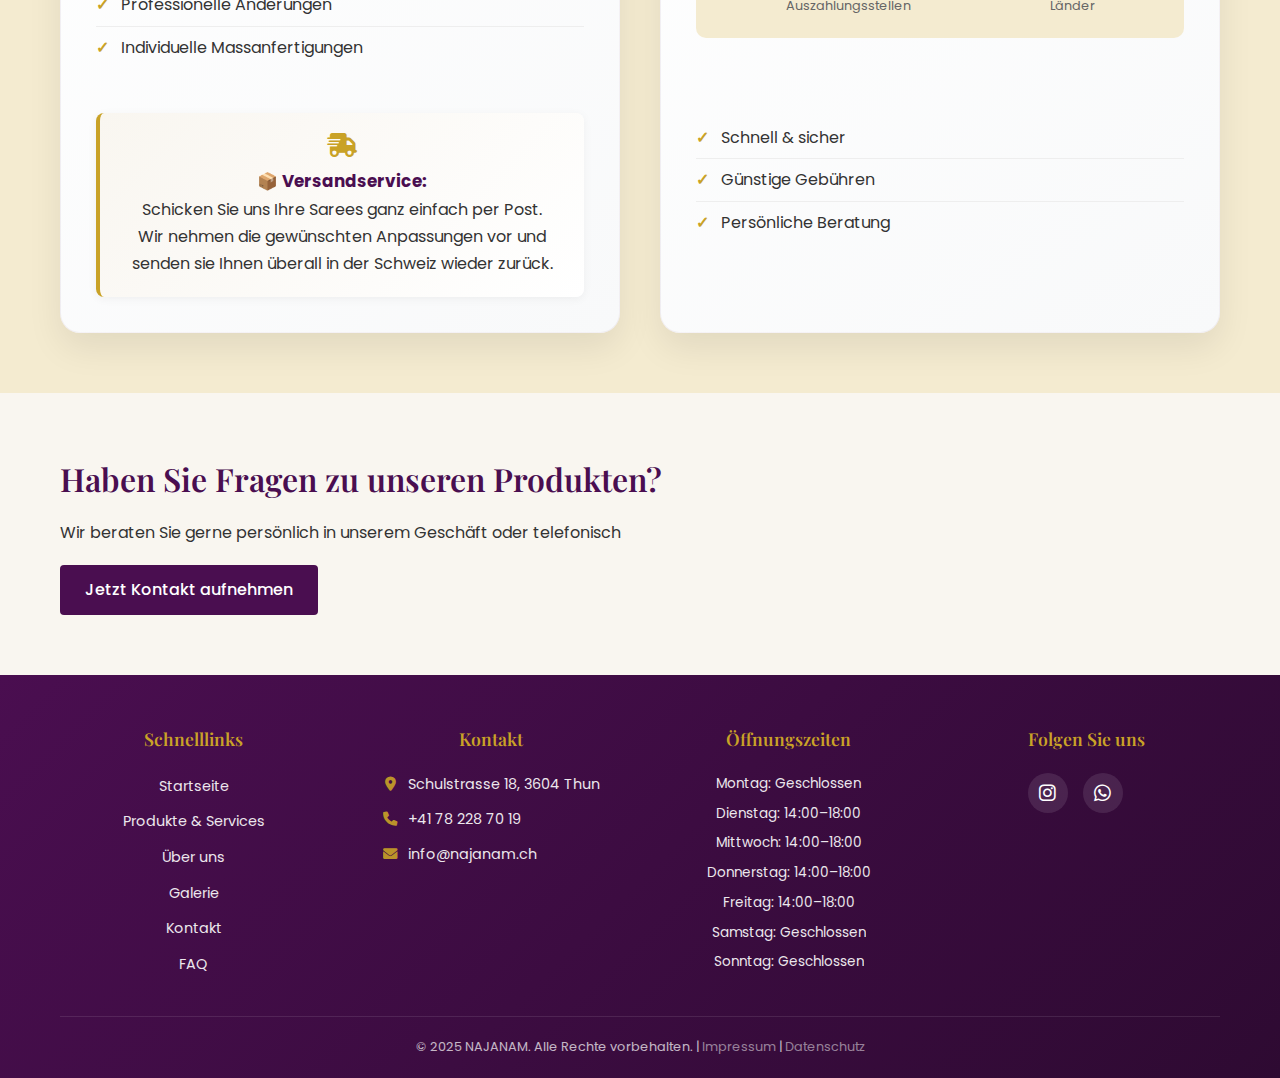
<file: produkte.html>
<!DOCTYPE html>
<html lang="de">
<head>
    <meta charset="UTF-8">
    <meta name="viewport" content="width=device-width, initial-scale=1.0">
    <title>Produkte & Services - NAJANAM</title>
    <meta name="description" content="Entdecken Sie unsere traditionelle tamilische Kleidung, Massanfertigungen, Schmuck und weitere Services bei NAJANAM in der Schweiz.">
    <link rel="canonical" href="https://najanam.ch/produkte.html">
    <!-- OpenGraph Meta Tags -->
    <meta property="og:title" content="Produkte & Services - NAJANAM">
    <meta property="og:description" content="Traditionelle tamilische Kleidung, Massanfertigungen, Schmuck und RIA-Geldtransfer">
    <meta property="og:image" content="https://najanam.ch/images/Najanam_Logo.png">
    <meta property="og:url" content="https://najanam.ch/produkte.html">
    <meta property="og:type" content="website">
    <meta property="og:locale" content="de_CH">
    <!-- Twitter Card -->
    <meta name="twitter:card" content="summary_large_image">
    <meta name="twitter:title" content="Produkte & Services - NAJANAM">
    <meta name="twitter:description" content="Traditionelle tamilische Kleidung, Massanfertigungen, Schmuck und RIA-Geldtransfer">
    <meta name="twitter:image" content="https://najanam.ch/images/Najanam_Logo.png">
    <!-- Preload kritische Ressourcen -->
    <link rel="preload" href="css/style.min.css" as="style">
    <link rel="preload" href="images/Najanam_Logo.png" as="image">
    <link rel="stylesheet" href="css/style.min.css">
    <link rel="stylesheet" href="css/cookie-consent.min.css">
    <link rel="stylesheet" href="https://cdnjs.cloudflare.com/ajax/libs/font-awesome/6.0.0/css/all.min.css">
    <!-- Favicon -->
    <link rel="icon" type="image/png" href="images/favicon.png">
    <!-- Google Fonts -->
    <link rel="preconnect" href="https://fonts.googleapis.com">
    <link rel="preconnect" href="https://fonts.gstatic.com" crossorigin>
    <link href="https://fonts.googleapis.com/css2?family=Playfair+Display:wght@400;500;600;700&family=Poppins:wght@300;400;500;600&display=swap" rel="stylesheet" media="print" onload="this.media='all'">
    <noscript><link href="https://fonts.googleapis.com/css2?family=Playfair+Display:wght@400;500;600;700&family=Poppins:wght@300;400;500;600&display=swap" rel="stylesheet"></noscript>
    
    <!-- Google Analytics 4 -->
    <script async src="https://www.googletagmanager.com/gtag/js?id=G-H7XV8W0R1B"></script>
    <script src="js/analytics.js"></script>
</head>
<body>
    <!-- Header -->
    <header>
        <div class="container">
            <div class="header-inner">
                <div class="logo">
                    <a href="index.html">
                        <img src="images/Najanam_Logo.png" alt="NAJANAM Logo">
                    </a>
                </div>
                <nav>
                    <ul class="main-menu">
                        <li><a href="index.html">Startseite</a></li>
                        <li><a href="produkte.html" class="active">Produkte & Services</a></li>
                        <li><a href="ueber-uns.html">Über uns</a></li>
                        <li><a href="galerie.html">Galerie</a></li>
                        <li><a href="kontakt.html">Kontakt</a></li>
                        <li><a href="faq.html">FAQ</a></li>
                    </ul>
                </nav>
                <button class="mobile-menu-toggle" aria-label="Menü öffnen" aria-expanded="false" aria-controls="main-menu">
                    <span></span>
                    <span></span>
                    <span></span>
                </button>
            </div>
        </div>
    </header>

    <!-- Page Header -->
    <section class="page-header">
        <div class="container">
            <h1>Produkte & Services</h1>
            <p>Entdecken Sie unser vielfältiges Angebot - von traditioneller Mode bis zu modernen Services</p>
        </div>
    </section>

    <!-- Main Products & Services Grid -->
    <section class="products-main">
        <div class="container">
            <div class="products-grid-new">
                
                <!-- Tamilische Mode -->
                <div class="product-category">
                    <div class="category-header">
                        <div class="category-icon">
                            <i class="fas fa-tshirt"></i>
                        </div>
                        <h2>Tamilische Mode</h2>
                        <p>Traditionelle Kleidung in exquisiter Qualität</p>
                    </div>
                    <div class="category-items">
                        <div class="item-list">
                            <div class="item">
                                <h4>Bridal Sarees, Kanjupuram Fancy Sarees</h4>
                            </div>
                            <div class="item">
                                <h4>Churidar, Salvar</h4>
                            </div>
                            <div class="item">
                                <h4>Lehengas</h4>
                            </div>
                        </div>
                    </div>
                </div>

                <!-- Schmuck -->
                <div class="product-category">
                    <div class="category-header">
                        <div class="category-icon">
                            <i class="fas fa-gem"></i>
                        </div>
                        <h2>Schmuck</h2>
                        <p>Traditionelle und moderne Schmuckstücke - auch zur Miete verfügbar</p>
                    </div>
                    <div class="category-items">
                        <div class="item-list">
                            <div class="item">
                                <h4>Jimikki, Kammel</h4>
                            </div>
                            <div class="item">
                                <h4>Halsketten, Aarem, Padakkam, Bridal Sets</h4>
                            </div>
                            <div class="item">
                                <h4>Valaijal, Kammel</h4>
                            </div>
                        </div>
                        <div class="rental-info">
                            <p><i class="fas fa-info-circle"></i> Alle Schmuckstücke auch zur Miete verfügbar</p>
                        </div>
                    </div>
                </div>

            </div>
        </div>
    </section>

    <!-- Services Section -->
    <section class="services-section bg-accent">
        <div class="container">
            <h2 class="text-center">Unsere Services</h2>
            <div class="services-grid">
                
                <!-- Nähservice -->
                <div class="service-card">
                    <div class="service-icon">
                        <i class="fas fa-scissors"></i>
                    </div>
                    <h3>Nähservice & Massanfertigung</h3>
                    <ul class="service-list">
                        <li>Individuell designte Sari-Blusen</li>
                        <li>Professionelle Änderungen</li>
                        <li>Individuelle Massanfertigungen</li>
                    </ul>
                    <div class="service-highlight-box">
                        <i class="fas fa-shipping-fast"></i>
                        <p><strong>📦 Versandservice:</strong><br>
                        Schicken Sie uns Ihre Sarees ganz einfach per Post.<br>
                        Wir nehmen die gewünschten Anpassungen vor und senden sie Ihnen überall in der Schweiz wieder zurück.</p>
                    </div>
                </div>

                <!-- RIA Geldtransfer -->
                <div class="service-card">
                    <div class="service-icon">
                        <i class="fas fa-money-bill-transfer"></i>
                    </div>
                    <h3>RIA-Geldtransfer</h3>
                    <div class="service-highlights">
                        <div class="highlight">
                            <strong>500.000+</strong>
                            <span>Auszahlungsstellen</span>
                        </div>
                        <div class="highlight">
                            <strong>160+</strong>
                            <span>Länder</span>
                        </div>
                    </div>
                    <ul class="service-list">
                        <li>Schnell & sicher</li>
                        <li>Günstige Gebühren</li>
                        <li>Persönliche Beratung</li>
                    </ul>
                </div>

            </div>
        </div>
    </section>

    <!-- Call to Action Section -->
    <section class="cta">
        <div class="container">
            <h2>Haben Sie Fragen zu unseren Produkten?</h2>
            <p>Wir beraten Sie gerne persönlich in unserem Geschäft oder telefonisch</p>
            <a href="kontakt.html" class="btn">Jetzt Kontakt aufnehmen</a>
        </div>
    </section>

    <!-- Footer -->
    <footer>
        <div class="container">
            <div class="footer-content">
                <div class="footer-links">
                    <h4>Schnelllinks</h4>
                    <ul>
                        <li><a href="index.html">Startseite</a></li>
                        <li><a href="produkte.html">Produkte & Services</a></li>
                        <li><a href="ueber-uns.html">Über uns</a></li>
                        <li><a href="galerie.html">Galerie</a></li>
                        <li><a href="kontakt.html">Kontakt</a></li>
                        <li><a href="faq.html">FAQ</a></li>
                    </ul>
                </div>
                <div class="footer-contact">
                    <h4>Kontakt</h4>
                    <p><i class="fas fa-map-marker-alt"></i> Schulstrasse 18, 3604 Thun</p>
                    <p><i class="fas fa-phone"></i> +41 78 228 70 19</p>
                    <p><i class="fas fa-envelope"></i> info@najanam.ch</p>
                </div>
                <div class="footer-hours">
                    <h4>Öffnungszeiten</h4>
                    <p>Montag: Geschlossen</p>
                    <p>Dienstag: 14:00–18:00</p>
                    <p>Mittwoch: 14:00–18:00</p>
                    <p>Donnerstag: 14:00–18:00</p>
                    <p>Freitag: 14:00–18:00</p>
                    <p>Samstag: Geschlossen</p>
                    <p>Sonntag: Geschlossen</p>
                </div>
                <div class="footer-social">
                    <h4>Folgen Sie uns</h4>
                    <div class="social-icons">
                        <a href="https://www.instagram.com/najanam_2025" class="social-icon" target="_blank" rel="noopener noreferrer" aria-label="Instagram"><i class="fab fa-instagram"></i></a>
                        <a href="https://wa.me/41782287019" class="social-icon" target="_blank" rel="noopener noreferrer" aria-label="WhatsApp"><i class="fab fa-whatsapp"></i></a>
                    </div>
                </div>
            </div>
            <div class="footer-bottom">
                <p>&copy; 2025 NAJANAM. Alle Rechte vorbehalten. | <a href="impressum.html">Impressum</a> | <a href="datenschutz.html">Datenschutz</a></p>
            </div>
        </div>
        <!-- WhatsApp Button -->
        <a href="https://wa.me/41782287019" class="whatsapp-button" target="_blank" rel="noopener noreferrer" aria-label="WhatsApp Kontakt">
            <i class="fab fa-whatsapp"></i>
        </a>
    </footer>

    <script src="js/main.min.js" defer></script>
    <script src="js/cookie-consent.min.js" defer></script>
</body>
</html>
</file>
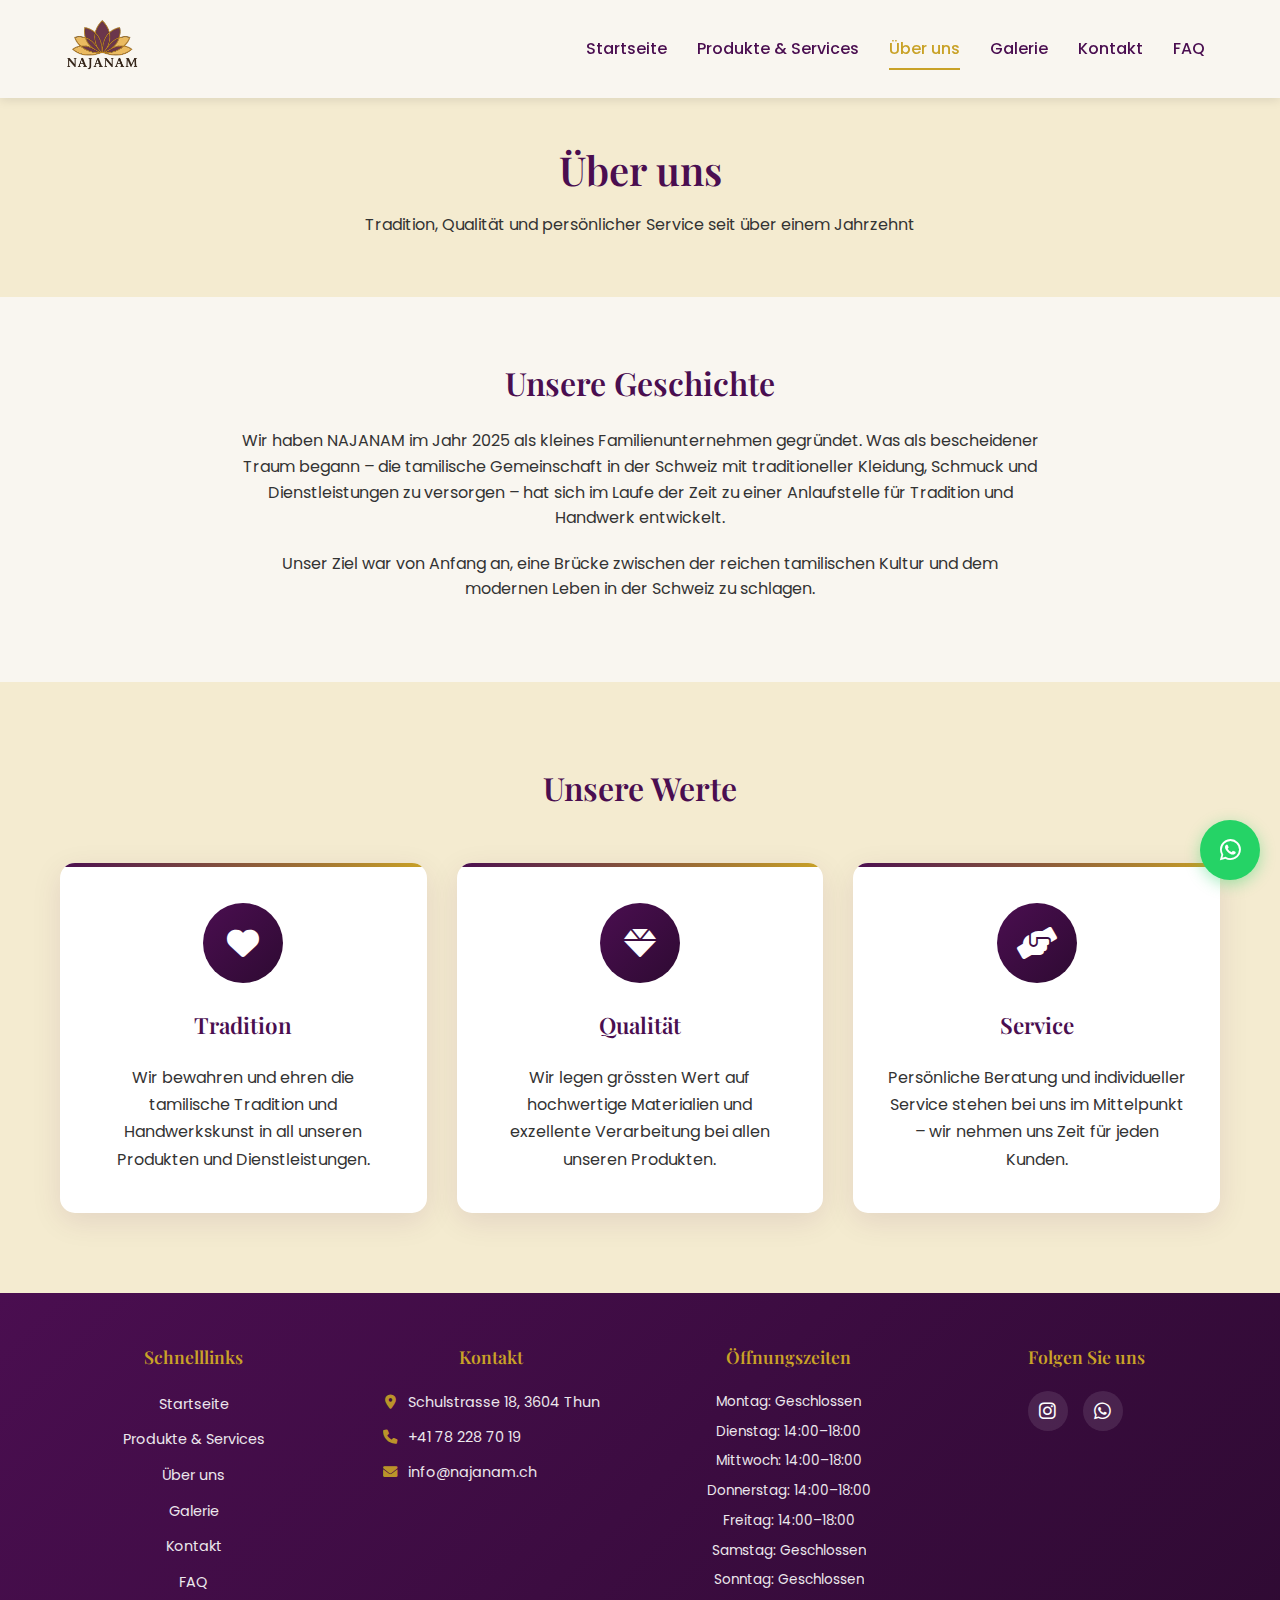
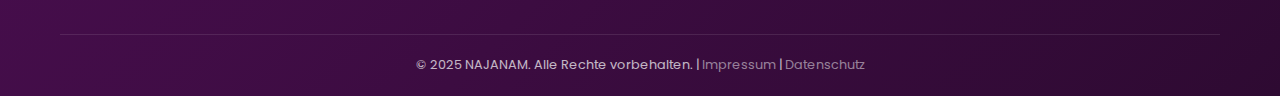
<file: ueber-uns.html>
<!DOCTYPE html>
<html lang="de">
<head>
    <meta charset="UTF-8">
    <meta name="viewport" content="width=device-width, initial-scale=1.0">
    <title>Über uns - NAJANAM</title>
    <meta name="description" content="Erfahren Sie mehr über NAJANAM, ein tamilisches Familienunternehmen mit Tradition und Vision in der Schweiz.">
    <link rel="canonical" href="https://najanam.ch/ueber-uns.html">
    <!-- OpenGraph Meta Tags -->
    <meta property="og:title" content="Über uns - NAJANAM">
    <meta property="og:description" content="Tamilisches Familienunternehmen mit Tradition und Vision in der Schweiz">
    <meta property="og:image" content="https://najanam.ch/images/Najanam_Logo.png">
    <meta property="og:url" content="https://najanam.ch/ueber-uns.html">
    <meta property="og:type" content="website">
    <meta property="og:locale" content="de_CH">
    <!-- Twitter Card -->
    <meta name="twitter:card" content="summary_large_image">
    <meta name="twitter:title" content="Über uns - NAJANAM">
    <meta name="twitter:description" content="Tamilisches Familienunternehmen mit Tradition und Vision in der Schweiz">
    <meta name="twitter:image" content="https://najanam.ch/images/Najanam_Logo.png">
    <!-- Preload kritische Ressourcen -->
    <link rel="preload" href="css/style.min.css" as="style">
    <link rel="preload" href="images/Najanam_Logo.png" as="image">
    <link rel="stylesheet" href="css/style.min.css">
    <link rel="stylesheet" href="css/cookie-consent.min.css">
    <link rel="stylesheet" href="https://cdnjs.cloudflare.com/ajax/libs/font-awesome/6.0.0/css/all.min.css">
    <!-- Favicon -->
    <link rel="icon" type="image/png" href="images/favicon.png">
    <!-- Google Fonts -->
    <link rel="preconnect" href="https://fonts.googleapis.com">
    <link rel="preconnect" href="https://fonts.gstatic.com" crossorigin>
    <link href="https://fonts.googleapis.com/css2?family=Playfair+Display:wght@400;500;600;700&family=Poppins:wght@300;400;500;600&display=swap" rel="stylesheet" media="print" onload="this.media='all'">
    <noscript><link href="https://fonts.googleapis.com/css2?family=Playfair+Display:wght@400;500;600;700&family=Poppins:wght@300;400;500;600&display=swap" rel="stylesheet"></noscript>
    
    <!-- Google Analytics 4 -->
    <script async src="https://www.googletagmanager.com/gtag/js?id=G-H7XV8W0R1B"></script>
    <script src="js/analytics.js"></script>
</head>
<body>
    <!-- Header -->
    <header>
        <div class="container">
            <div class="header-inner">
                <div class="logo">
                    <a href="index.html">
                        <img src="images/Najanam_Logo.png" alt="NAJANAM Logo">
                    </a>
                </div>
                <nav>
                    <ul class="main-menu">
                        <li><a href="index.html">Startseite</a></li>
                        <li><a href="produkte.html">Produkte & Services</a></li>
                        <li><a href="ueber-uns.html" class="active">Über uns</a></li>
                        <li><a href="galerie.html">Galerie</a></li>
                        <li><a href="kontakt.html">Kontakt</a></li>
                        <li><a href="faq.html">FAQ</a></li>
                    </ul>
                </nav>
                <button class="mobile-menu-toggle" aria-label="Menü öffnen" aria-expanded="false" aria-controls="main-menu">
                    <span></span>
                    <span></span>
                    <span></span>
                </button>
            </div>
        </div>
    </header>

    <!-- Page Header -->
    <section class="page-header">
        <div class="container">
            <h1>Über uns</h1>
            <p>Tradition, Qualität und persönlicher Service seit über einem Jahrzehnt</p>
        </div>
    </section>

    <!-- Our Story Section -->
    <section class="about-story">
        <div class="container">
            <div class="about-content">
                <div class="about-text">
                    <h2>Unsere Geschichte</h2>
                    <p>Wir haben NAJANAM im Jahr 2025 als kleines Familienunternehmen gegründet. Was als bescheidener Traum begann – die tamilische Gemeinschaft in der Schweiz mit traditioneller Kleidung, Schmuck und Dienstleistungen zu versorgen – hat sich im Laufe der Zeit zu einer Anlaufstelle für Tradition und Handwerk entwickelt.</p>
                    <p>Unser Ziel war von Anfang an, eine Brücke zwischen der reichen tamilischen Kultur und dem modernen Leben in der Schweiz zu schlagen.</p>
                </div>
            </div>
        </div>
    </section>

    <!-- Our Values Section -->
    <section class="about-values bg-accent">
        <div class="container">
            <h2 class="text-center">Unsere Werte</h2>
            <div class="values-grid">
                <div class="value-item">
                    <div class="value-icon">
                        <i class="fas fa-heart"></i>
                    </div>
                    <h3>Tradition</h3>
                    <p>Wir bewahren und ehren die tamilische Tradition und Handwerkskunst in all unseren Produkten und Dienstleistungen.</p>
                </div>
                <div class="value-item">
                    <div class="value-icon">
                        <i class="fas fa-gem"></i>
                    </div>
                    <h3>Qualität</h3>
                    <p>Wir legen grössten Wert auf hochwertige Materialien und exzellente Verarbeitung bei allen unseren Produkten.</p>
                </div>
                <div class="value-item">
                    <div class="value-icon">
                        <i class="fas fa-hands-helping"></i>
                    </div>
                    <h3>Service</h3>
                    <p>Persönliche Beratung und individueller Service stehen bei uns im Mittelpunkt – wir nehmen uns Zeit für jeden Kunden.</p>
                </div>
            </div>
        </div>
    </section>

    <!-- Footer -->
    <footer>
        <div class="container">
            <div class="footer-content">
                <div class="footer-links">
                    <h4>Schnelllinks</h4>
                    <ul>
                        <li><a href="index.html">Startseite</a></li>
                        <li><a href="produkte.html">Produkte & Services</a></li>
                        <li><a href="ueber-uns.html">Über uns</a></li>
                        <li><a href="galerie.html">Galerie</a></li>
                        <li><a href="kontakt.html">Kontakt</a></li>
                        <li><a href="faq.html">FAQ</a></li>
                    </ul>
                </div>
                <div class="footer-contact">
                    <h4>Kontakt</h4>
                    <p><i class="fas fa-map-marker-alt"></i> Schulstrasse 18, 3604 Thun</p>
                    <p><i class="fas fa-phone"></i> +41 78 228 70 19</p>
                    <p><i class="fas fa-envelope"></i> info@najanam.ch</p>
                </div>
                <div class="footer-hours">
                    <h4>Öffnungszeiten</h4>
                    <p>Montag: Geschlossen</p>
                    <p>Dienstag: 14:00–18:00</p>
                    <p>Mittwoch: 14:00–18:00</p>
                    <p>Donnerstag: 14:00–18:00</p>
                    <p>Freitag: 14:00–18:00</p>
                    <p>Samstag: Geschlossen</p>
                    <p>Sonntag: Geschlossen</p>
                </div>
                <div class="footer-social">
                    <h4>Folgen Sie uns</h4>
                    <div class="social-icons">
                        <a href="https://www.instagram.com/najanam_2025" class="social-icon" target="_blank" rel="noopener noreferrer" aria-label="Instagram"><i class="fab fa-instagram"></i></a>
                        <a href="https://wa.me/41782287019" class="social-icon" target="_blank" rel="noopener noreferrer" aria-label="WhatsApp"><i class="fab fa-whatsapp"></i></a>
                    </div>
                </div>
            </div>
            <div class="footer-bottom">
                <p>&copy; 2025 NAJANAM. Alle Rechte vorbehalten. | <a href="impressum.html">Impressum</a> | <a href="datenschutz.html">Datenschutz</a></p>
            </div>
        </div>
        <a href="https://wa.me/41782287019" class="whatsapp-button" target="_blank" rel="noopener noreferrer" aria-label="WhatsApp Kontakt">
            <i class="fab fa-whatsapp"></i>
        </a>
    </footer>

    <script src="js/main.min.js" defer></script>
    <script src="js/cookie-consent.min.js" defer></script>
</body>
</html>
</file>
<file: css/style.min.css>
:root{--primary-color:#4A0E50;--secondary-color:#C9A227;--accent-color:#F4EBD0;--text-color:#333333;--light-text:#FFFFFF;--dark-bg:#2E0A32;--light-bg:#F9F6F0;--header-font:'Playfair Display',serif;--body-font:'Poppins',sans-serif;--transition:all 0.3s ease}*{margin:0;padding:0;box-sizing:border-box}body{font-family:var(--body-font);color:var(--text-color);line-height:1.6;background-color:var(--light-bg)}.container{width:100%;max-width:1200px;padding:0 20px;margin:0 auto}img{max-width:100%;height:auto}h1,h2,h3,h4,h5,h6{font-family:var(--header-font);font-weight:600;margin-bottom:15px;color:var(--primary-color)}h1{font-size:2.5rem}h2{font-size:2rem}h3{font-size:1.5rem}@media (max-width:768px){h1{font-size:2rem}h2{font-size:1.6rem}h3{font-size:1.3rem}body{font-size:16px}}p{margin-bottom:20px}a{text-decoration:none;color:var(--primary-color);transition:var(--transition)}a:hover{color:var(--secondary-color)}ul,ol{list-style-position:inside;margin-bottom:20px}section{padding:60px 0}.text-center{text-align:center}.bg-primary{background-color:var(--primary-color);color:var(--light-text)}.bg-secondary{background-color:var(--secondary-color);color:var(--light-text)}.bg-accent{background-color:var(--accent-color);color:var(--text-color)}.btn{display:inline-block;padding:12px 25px;background-color:var(--primary-color);color:var(--light-text);border:none;border-radius:4px;cursor:pointer;transition:var(--transition);font-weight:500;text-align:center;font-size:1rem;min-height:44px;min-width:44px}.btn:hover{background-color:var(--secondary-color);color:var(--light-text)}.btn-secondary{background-color:var(--secondary-color);color:var(--light-text)}.btn-secondary:hover{background-color:var(--primary-color)}.btn-outline{background-color:transparent;border:2px solid var(--primary-color);color:var(--primary-color)}.btn-outline:hover{background-color:var(--primary-color);color:var(--light-text)}header{background-color:var(--light-bg);box-shadow:0 2px 10px rgba(0,0,0,0.1);position:sticky;top:0;z-index:1000}.header-inner{display:flex;justify-content:space-between;align-items:center;padding:15px 0}.logo img{height:60px}nav ul.main-menu{display:flex;list-style:none;margin:0}nav ul.main-menu li{margin:0 15px}nav ul.main-menu li a{font-size:1rem;font-weight:500;padding:10px 0;position:relative}nav ul.main-menu li a.active,nav ul.main-menu li a:hover{color:var(--secondary-color)}nav ul.main-menu li a.active::after,nav ul.main-menu li a:hover::after{content:'';position:absolute;width:100%;height:2px;background-color:var(--secondary-color);bottom:0;left:0}.language-selector select{padding:8px;border:1px solid var(--primary-color);border-radius:4px;background-color:var(--light-bg);color:var(--primary-color);cursor:pointer;font-family:var(--body-font)}.mobile-menu-toggle{display:none;flex-direction:column;cursor:pointer;background:none;border:none;padding:10px;z-index:1001}.mobile-menu-toggle span{width:25px;height:3px;background-color:var(--primary-color);margin:3px 0;transition:var(--transition);border-radius:2px}.mobile-menu-toggle.active span:nth-child(1){transform:rotate(45deg) translate(5px,5px)}.mobile-menu-toggle.active span:nth-child(2){opacity:0}.mobile-menu-toggle.active span:nth-child(3){transform:rotate(-45deg) translate(7px,-6px)}@media (max-width:768px){.mobile-menu-toggle{display:flex}nav ul.main-menu{position:fixed;top:90px;left:-100%;width:100%;height:calc(100vh - 90px);background-color:var(--light-bg);flex-direction:column;align-items:center;justify-content:flex-start;padding:30px 0;transition:left 0.3s ease;box-shadow:0 5px 20px rgba(0,0,0,0.1);overflow-y:auto}nav ul.main-menu.active{left:0}nav ul.main-menu li{margin:15px 0;width:100%;text-align:center}nav ul.main-menu li a{display:block;padding:15px 20px;font-size:1.1rem;width:100%}nav ul.main-menu li a::after{display:none}.logo img{height:50px}}.page-header{background-color:var(--accent-color);text-align:center;padding:40px 0}.page-header h1{margin-bottom:10px}.hero{position:relative;height:100vh;min-height:600px;background-size:cover;background-position:center;background-attachment:fixed;display:flex;align-items:center;justify-content:center;overflow:hidden}.hero::before{content:'';position:absolute;top:0;left:0;right:0;bottom:0;background:rgba(0,0,0,0.6);z-index:1}.hero .container{position:relative;z-index:2}.hero-content{text-align:center;color:white;max-width:800px;margin:0 auto}.hero-content h1{font-size:3.5rem;font-weight:300;margin-bottom:1.5rem;text-shadow:3px 3px 12px rgba(0,0,0,0.9),1px 1px 3px rgba(0,0,0,0.8);line-height:1.1;letter-spacing:2px;font-family:'Georgia',serif;color:#ffffff}.hero-content p{font-size:1.2rem;margin-bottom:2.5rem;text-shadow:2px 2px 8px rgba(0,0,0,0.8),1px 1px 2px rgba(0,0,0,0.7);line-height:1.4;opacity:0.95;font-weight:300;letter-spacing:0.5px;color:#ffffff}.hero-content .btn{background:var(--secondary-color);color:white;padding:15px 35px;font-size:1.1rem;font-weight:600;border-radius:50px;text-transform:uppercase;letter-spacing:1px;box-shadow:0 8px 25px rgba(201,162,39,0.3);transition:all 0.3s ease}.hero-content .btn:hover{background:#b8941f;transform:translateY(-2px);box-shadow:0 12px 35px rgba(201,162,39,0.4)}@media (max-width:768px){.hero{height:70vh;min-height:500px;background-attachment:scroll}.hero-content h1{font-size:2.2rem;letter-spacing:1px}.hero-content p{font-size:1rem;letter-spacing:0.3px}}.features{padding:60px 0}.features-grid{display:grid;grid-template-columns:repeat(auto-fit,minmax(250px,1fr));gap:30px}.feature-item{text-align:center;padding:20px;transition:var(--transition);border-radius:8px}.feature-item:hover{transform:translateY(-5px);box-shadow:0 10px 20px rgba(0,0,0,0.1)}.feature-icon{width:70px;height:70px;margin:0 auto 20px;display:flex;justify-content:center;align-items:center;background-color:var(--accent-color);border-radius:50%;color:var(--primary-color);font-size:30px}.feature-item h3{margin-bottom:15px}.about{padding:60px 0}.about-content{display:block;text-align:center;max-width:800px;margin:0 auto}.about-text h2{margin-bottom:20px}.about-image img{border-radius:8px;box-shadow:0 10px 20px rgba(0,0,0,0.1)}.about-values{padding:80px 0}.values-grid{display:grid;grid-template-columns:repeat(auto-fit,minmax(280px,1fr));gap:30px;margin-top:50px}.value-item{background:white;padding:40px 30px;border-radius:15px;text-align:center;box-shadow:0 8px 30px rgba(74,14,80,0.1);transition:var(--transition);position:relative;overflow:hidden}.value-item::before{content:'';position:absolute;top:0;left:0;right:0;height:4px;background:linear-gradient(90deg,var(--primary-color),var(--secondary-color))}.value-item:hover{transform:translateY(-10px);box-shadow:0 15px 40px rgba(74,14,80,0.2)}.value-icon{width:80px;height:80px;margin:0 auto 25px;display:flex;align-items:center;justify-content:center;background:linear-gradient(135deg,var(--primary-color),var(--dark-bg));border-radius:50%;color:var(--light-text);font-size:2rem;position:relative}.value-icon::after{content:'';position:absolute;width:100%;height:100%;border-radius:50%;background:linear-gradient(135deg,var(--secondary-color),var(--primary-color));opacity:0;transition:var(--transition)}.value-item:hover .value-icon::after{opacity:1}.value-icon i{position:relative;z-index:2}.value-item h3{color:var(--primary-color);font-size:1.4rem;margin-bottom:20px;font-weight:600}.value-item p{color:var(--text-color);line-height:1.7;margin-bottom:0}.contact-info{padding:80px 0;background:white}.contact-info h2{margin-bottom:50px;font-size:2.5rem;text-align:center}.contact-details{display:grid;grid-template-columns:1.5fr 1fr 1fr 1fr;gap:30px;max-width:1200px;margin:0 auto}.contact-item{display:flex;align-items:flex-start;gap:15px;padding:25px 20px;background:white;border-radius:15px;box-shadow:0 5px 20px rgba(0,0,0,0.1);transition:all 0.3s ease;min-height:120px}.contact-item:hover{transform:translateY(-3px);box-shadow:0 8px 25px rgba(0,0,0,0.1)}.contact-item i{font-size:2rem;color:var(--primary-color);margin-top:5px;flex-shrink:0}.contact-item h3{color:var(--primary-color);margin:0 0 8px 0;font-size:1.2rem;font-weight:600}.contact-item p{color:var(--text-color);margin:0;line-height:1.6}.contact-item p a{color:var(--primary-color);font-weight:500}.contact-item p a:hover{color:var(--secondary-color)}.map-section{padding:80px 0;background:var(--light-bg)}.map-section h2{margin-bottom:40px;font-size:2.2rem;text-align:center}.map-container{margin-bottom:40px;border-radius:15px;overflow:hidden;box-shadow:0 10px 30px rgba(0,0,0,0.1)}.directions-note{margin-top:30px;text-align:center}.directions-note p{color:var(--text-color);font-size:1rem;line-height:1.6;max-width:600px;margin:0 auto;padding:20px;background:rgba(var(--primary-color-rgb),0.05);border-radius:10px}@media (max-width:968px){.contact-details{grid-template-columns:1fr 1fr;gap:25px}}@media (max-width:768px){.contact-details{grid-template-columns:1fr;gap:25px}}.map-section{padding:80px 0;background:white}.map-section h2{margin-bottom:40px;font-size:2.2rem}.map-container{border-radius:15px;overflow:hidden;box-shadow:0 15px 40px rgba(74,14,80,0.15);margin-bottom:50px;height:500px;width:100%}.map-controls{display:flex;justify-content:center;margin-bottom:20px;gap:15px}.map-button{background:linear-gradient(135deg,var(--secondary-color),var(--primary-color));color:white;border:none;padding:12px 30px;border-radius:25px;font-size:1rem;font-weight:500;cursor:pointer;transition:all 0.3s ease;box-shadow:0 4px 15px rgba(139,69,19,0.3);display:flex;align-items:center;gap:10px}.map-button:hover{transform:translateY(-2px);box-shadow:0 6px 20px rgba(139,69,19,0.4)}.map-button i{font-size:1.1rem}.directions{background:var(--accent-color);padding:40px;border-radius:15px;box-shadow:0 8px 30px rgba(74,14,80,0.1)}.directions h3{text-align:center;margin-bottom:30px;font-size:1.8rem;color:var(--primary-color)}.direction-options{display:grid;grid-template-columns:repeat(auto-fit,minmax(300px,1fr));gap:30px}.direction-item{background:white;padding:30px;border-radius:12px;box-shadow:0 5px 20px rgba(74,14,80,0.1);transition:var(--transition)}.direction-item:hover{transform:translateY(-5px);box-shadow:0 10px 30px rgba(74,14,80,0.15)}.direction-icon{width:60px;height:60px;margin:0 auto 20px;display:flex;align-items:center;justify-content:center;background:linear-gradient(135deg,var(--secondary-color),var(--primary-color));border-radius:50%;color:var(--light-text);font-size:1.5rem}.direction-item h4{color:var(--primary-color);margin-bottom:15px;text-align:center;font-size:1.2rem}.direction-item p{text-align:center;line-height:1.6;margin-bottom:0}.location-section{padding:80px 0;background:#f8f9fa}.location-section h2{color:var(--primary-color);margin-bottom:1rem;font-size:2.5rem}.location-section p{color:var(--text-color);margin-bottom:3rem;font-size:1.1rem}.location-content{display:flex;justify-content:center;align-items:center;max-width:800px;margin:0 auto}.location-image img{width:100%;height:400px;object-fit:cover;border-radius:15px;box-shadow:0 10px 30px rgba(0,0,0,0.1)}.location-info h3{color:var(--primary-color);font-size:1.8rem;margin-bottom:1rem}.location-info p{color:var(--text-color);line-height:1.6;margin-bottom:2rem}.location-details{margin-bottom:2rem}.detail-item{display:flex;align-items:center;gap:15px;margin-bottom:1rem;color:var(--text-color)}.detail-item i{color:var(--secondary-color);font-size:1.2rem;width:20px}.gallery-grid{display:grid;grid-template-columns:repeat(4,1fr);gap:30px;margin-top:50px}.gallery-item{aspect-ratio:1;border-radius:15px;overflow:hidden;transition:all 0.3s ease;cursor:pointer}.gallery-item:hover{transform:translateY(-5px);box-shadow:0 15px 35px rgba(0,0,0,0.15)}.gallery-image-placeholder{width:100%;height:100%;background:linear-gradient(135deg,#f8f9fa,#e9ecef);display:flex;flex-direction:column;align-items:center;justify-content:center;text-align:center;padding:20px;border:2px dashed #dee2e6;border-radius:15px;transition:all 0.3s ease}.gallery-item:hover .gallery-image-placeholder{background:linear-gradient(135deg,#e9ecef,#dee2e6);border-color:var(--secondary-color)}.gallery-image-placeholder i{font-size:3rem;color:var(--secondary-color);margin-bottom:15px;opacity:0.7}.gallery-image-placeholder h3{font-size:1.2rem;font-weight:600;color:var(--text-color);margin-bottom:10px}.gallery-image-placeholder p{font-size:0.9rem;color:var(--text-color);font-style:italic;opacity:0.7;margin:0}@media (max-width:1200px){.gallery-grid{grid-template-columns:repeat(3,1fr);gap:25px}}@media (max-width:768px){.gallery-grid{grid-template-columns:repeat(2,1fr);gap:20px}}@media (max-width:480px){.gallery-grid{grid-template-columns:1fr;gap:15px}}@media (max-width:768px){.location-content{grid-template-columns:1fr;gap:30px}.location-image img{height:300px}.gallery-placeholder{padding:40px 15px}.gallery-placeholder p{font-size:1rem}}footer{background:linear-gradient(135deg,var(--primary-color) 0%,var(--dark-bg) 100%);color:var(--light-text);padding:50px 0 20px;position:relative}.footer-content{display:grid;grid-template-columns:repeat(4,1fr);gap:30px;margin-bottom:30px;text-align:center;justify-items:center}.footer-logo{text-align:center}.footer-logo img{height:80px;margin-bottom:15px;filter:brightness(0) invert(1)}.footer-links h4,.footer-contact h4,.footer-hours h4,.footer-social h4{color:var(--secondary-color);margin-bottom:20px;font-size:1.1rem;font-weight:600}.footer-links ul{list-style:none;margin:0;padding:0}.footer-links ul li{margin-bottom:10px}.footer-links ul li a{color:var(--light-text);font-size:0.9rem;transition:var(--transition);opacity:0.9}.footer-links ul li a:hover{color:var(--secondary-color);opacity:1;transform:translateX(5px)}.footer-contact p{display:flex;align-items:center;margin-bottom:12px;font-size:0.9rem;opacity:0.9}.footer-contact p i{color:var(--secondary-color);margin-right:10px;width:16px;text-align:center}.footer-hours p{margin-bottom:8px;font-size:0.85rem;opacity:0.9;line-height:1.6}.social-icons{display:flex;gap:15px}.social-icons a{display:flex;align-items:center;justify-content:center;width:40px;height:40px;background-color:rgba(255,255,255,0.1);border-radius:50%;color:var(--light-text);font-size:1.2rem;transition:var(--transition)}.social-icons a:hover{background-color:var(--secondary-color);transform:translateY(-3px);box-shadow:0 5px 15px rgba(201,162,39,0.3)}.footer-bottom{border-top:1px solid rgba(255,255,255,0.1);padding-top:20px;text-align:center}.footer-bottom p{margin:0;font-size:0.8rem;opacity:0.7}.whatsapp-button{position:fixed;bottom:20px;right:20px;width:60px;height:60px;background-color:#25D366;border-radius:50%;display:flex;align-items:center;justify-content:center;color:white;font-size:24px;box-shadow:0 4px 15px rgba(37,211,102,0.4);transition:var(--transition);z-index:1000}.whatsapp-button:hover{transform:scale(1.1);box-shadow:0 6px 20px rgba(37,211,102,0.6);color:white}.products-overview{padding:4rem 0;background:linear-gradient(135deg,#f8f9fa 0%,#e9ecef 100%)}.products-grid{display:grid;grid-template-columns:repeat(auto-fit,minmax(280px,1fr));gap:2rem;margin-top:2rem}.product-card{background:white;border-radius:15px;padding:2rem;text-align:center;box-shadow:0 5px 25px rgba(0,0,0,0.1);transition:all 0.3s ease;border:1px solid #f0f0f0}.product-card:hover{transform:translateY(-5px);box-shadow:0 10px 40px rgba(139,69,19,0.15)}.product-card-icon{width:80px;height:80px;background:linear-gradient(135deg,var(--primary-color),var(--accent-color));border-radius:50%;display:flex;align-items:center;justify-content:center;margin:0 auto 1.5rem;color:white;font-size:2rem}.product-card h3{color:var(--primary-color);margin-bottom:1rem;font-size:1.5rem}.product-card p{color:var(--text-color);margin-bottom:1.5rem;line-height:1.6}.card-btn{display:inline-block;background:var(--primary-color);color:white;padding:0.75rem 1.5rem;border-radius:25px;text-decoration:none;font-weight:500;transition:all 0.3s ease}.card-btn:hover{background:var(--accent-color);transform:translateY(-2px)}.product-detail-section{padding:4rem 0}.product-detail-section.bg-light{background:#f8f9fa}.detail-header{text-align:center;margin-bottom:3rem}.detail-header h2{color:var(--primary-color);margin-bottom:1rem;font-size:2.5rem}.detail-header h2 i{margin-right:1rem;color:var(--accent-color)}.product-features{max-width:1000px;margin:0 auto}.feature-grid{display:grid;grid-template-columns:repeat(auto-fit,minmax(250px,1fr));gap:2rem;margin-bottom:3rem}.feature-item{background:white;padding:1.5rem;border-radius:10px;box-shadow:0 3px 15px rgba(0,0,0,0.1);transition:all 0.3s ease}.feature-item:hover{transform:translateY(-3px);box-shadow:0 5px 25px rgba(0,0,0,0.15)}.feature-item h4{color:var(--primary-color);margin-bottom:0.75rem;font-size:1.2rem}.feature-item p{color:var(--text-color);line-height:1.5;margin:0}.contact-item h4{color:var(--primary-color);margin-bottom:0.75rem;font-size:1.2rem}.contact-item p{margin:0;color:var(--text-color);line-height:1.5;font-size:0.95rem}.detail-actions{text-align:center;display:flex;gap:1rem;justify-content:center;flex-wrap:wrap}.btn-primary{background:var(--primary-color);color:white}.btn-secondary{background:transparent;color:var(--primary-color);border:2px solid var(--primary-color)}.btn-secondary:hover{background:var(--primary-color);color:white}.ria-highlights{max-width:1000px;margin:0 auto}.highlight-stats{display:grid;grid-template-columns:repeat(auto-fit,minmax(150px,1fr));gap:2rem;margin-bottom:3rem;text-align:center}.stat-item{background:white;padding:2rem 1rem;border-radius:15px;box-shadow:0 5px 25px rgba(0,0,0,0.1)}.stat-number{font-size:2.5rem;font-weight:bold;color:var(--primary-color);margin-bottom:0.5rem}.stat-label{color:var(--text-color);font-size:0.9rem;text-transform:uppercase;letter-spacing:1px}.products-main{padding:60px 0}.products-grid-new{display:grid;grid-template-columns:repeat(auto-fit,minmax(350px,1fr));gap:40px;margin-bottom:40px;align-items:stretch}.product-category{background:linear-gradient(145deg,#ffffff,#f8f9fa);border-radius:20px;padding:35px;box-shadow:0 15px 35px rgba(0,0,0,0.08);transition:all 0.4s ease;border:1px solid rgba(74,14,80,0.05);position:relative;overflow:hidden;display:flex;flex-direction:column;min-height:400px}.product-category::before{content:'';position:absolute;top:0;left:0;right:0;height:4px;background:linear-gradient(135deg,var(--primary-color),var(--secondary-color))}.product-category:hover{transform:translateY(-8px);box-shadow:0 25px 50px rgba(0,0,0,0.12);border-color:rgba(74,14,80,0.1)}.category-header{text-align:center;margin-bottom:30px;position:relative}.category-header::after{content:'';width:50px;height:3px;background:linear-gradient(135deg,var(--primary-color),var(--secondary-color));display:block;margin:15px auto 0;border-radius:2px}.category-icon{width:90px;height:90px;background:linear-gradient(135deg,var(--primary-color),var(--secondary-color));border-radius:50%;display:flex;align-items:center;justify-content:center;margin:0 auto 25px;box-shadow:0 8px 25px rgba(74,14,80,0.3);transition:all 0.3s ease}.category-icon:hover{transform:scale(1.05);box-shadow:0 12px 35px rgba(74,14,80,0.4)}.category-icon i{font-size:2.2rem;color:white}.category-header h2{color:var(--primary-color);margin-bottom:15px;font-size:1.8rem;font-weight:700}.category-header p{color:#666;margin-bottom:0;font-size:1rem;line-height:1.5;max-width:280px;margin-left:auto;margin-right:auto}.category-items{flex:1;display:flex;flex-direction:column;justify-content:center}.item-list{margin-bottom:25px;flex:1}.item{background:linear-gradient(135deg,#fafafa,#f5f5f5);border-radius:12px;padding:20px;margin-bottom:15px;border-left:4px solid var(--secondary-color);transition:all 0.3s ease;box-shadow:0 2px 8px rgba(0,0,0,0.05)}.item:hover{transform:translateX(5px);box-shadow:0 4px 15px rgba(0,0,0,0.1);border-left-color:var(--primary-color)}.item:last-child{margin-bottom:0}.item h4{color:var(--primary-color);margin:0;font-size:1.1rem;font-weight:600;line-height:1.4;font-family:var(--header-font)}.item span{color:#666;font-size:0.9rem;margin-top:8px;display:block;font-style:italic}.rental-info{margin-top:20px;padding:15px;background:linear-gradient(135deg,#f0f8ff,#e6f3ff);border-radius:10px;border-left:4px solid var(--secondary-color)}.rental-info p{margin:0;color:var(--primary-color);font-weight:500;font-size:0.95rem}.rental-info i{color:var(--secondary-color);margin-right:8px}.category-actions{display:flex;gap:10px;justify-content:center}.category-actions .btn{flex:1;text-align:center;padding:12px 20px;font-size:0.9rem}.services-section{padding:60px 0}.services-grid{display:grid;grid-template-columns:repeat(auto-fit,minmax(350px,1fr));gap:40px;margin-top:40px;align-items:stretch}.service-card{background:linear-gradient(145deg,#ffffff,#f8f9fa);border-radius:20px;padding:35px;text-align:center;box-shadow:0 15px 35px rgba(0,0,0,0.08);transition:all 0.4s ease;border:1px solid rgba(74,14,80,0.05);position:relative;overflow:hidden;display:flex;flex-direction:column;min-height:400px}.service-card::before{content:'';position:absolute;top:0;left:0;right:0;height:4px;background:linear-gradient(135deg,var(--primary-color),var(--secondary-color))}.service-card:hover{transform:translateY(-8px);box-shadow:0 25px 50px rgba(0,0,0,0.12);border-color:rgba(74,14,80,0.1)}.service-icon{width:100px;height:100px;background:linear-gradient(135deg,var(--primary-color),var(--secondary-color));border-radius:50%;display:flex;align-items:center;justify-content:center;margin:0 auto 25px}.service-icon i{font-size:2.5rem;color:white}.service-card h3{color:var(--primary-color);margin-bottom:20px;font-size:1.4rem}.service-highlights{display:flex;justify-content:space-around;margin:25px 0;padding:20px;background:var(--accent-color);border-radius:10px}.highlight{text-align:center}.highlight strong{display:block;font-size:1.2rem;color:var(--primary-color);font-weight:700}.highlight span{font-size:0.8rem;color:#666}.service-list{list-style:none;padding:0;margin:25px 0;text-align:left;flex:1;display:flex;flex-direction:column;justify-content:center}.service-list li{padding:8px 0;border-bottom:1px solid #eee;position:relative;padding-left:25px}.service-list li:before{content:"✓";position:absolute;left:0;color:var(--secondary-color);font-weight:bold}.service-list li:last-child{border-bottom:none}.service-card .btn{margin-top:20px;padding:15px 30px}.gallery-category{margin-bottom:60px}.category-title{color:var(--primary-color);font-size:2.2rem;margin-bottom:40px;text-align:center;position:relative;padding-bottom:20px;font-weight:600}.category-title::after{content:'';position:absolute;bottom:-3px;left:50%;transform:translateX(-50%);width:100px;height:3px;background:var(--primary-color)}.gallery-subsection{margin-bottom:50px;padding:0 20px}.subsection-title{color:var(--secondary-color);font-size:1.3rem;margin-bottom:25px;padding-left:20px;border-left:4px solid var(--secondary-color);background:var(--accent-color);padding:15px 20px;border-radius:5px}.gallery-grid{display:grid;grid-template-columns:repeat(auto-fit,minmax(300px,1fr));gap:30px;margin-bottom:50px;max-width:1200px;margin-left:auto;margin-right:auto}.gallery-item{position:relative;border-radius:15px;overflow:hidden;box-shadow:0 5px 20px rgba(0,0,0,0.08);transition:transform 0.3s ease,box-shadow 0.3s ease;background:white}.gallery-item:hover{transform:translateY(-8px);box-shadow:0 15px 35px rgba(0,0,0,0.2)}.gallery-item img{width:100%;height:280px;object-fit:cover;transition:transform 0.3s ease}.gallery-item:hover img{transform:scale(1.05)}.gallery-overlay{position:absolute;bottom:0;left:0;right:0;background:linear-gradient(transparent,rgba(0,0,0,0.8));color:white;padding:20px;transform:translateY(100%);transition:transform 0.3s ease}.gallery-item:hover .gallery-overlay{transform:translateY(0)}.gallery-info h4{color:white;margin:0 0 8px 0;font-size:1.1rem}.gallery-info p{color:rgba(255,255,255,0.9);margin:0;font-size:0.9rem}.gallery-category[style*="display:none"]{display:none !important}.gallery-category{display:block}@media (max-width:768px){.products-grid-new{grid-template-columns:1fr;gap:30px}.product-category{padding:25px}.category-icon{width:70px;height:70px}.category-icon i{font-size:1.8rem}.services-grid{grid-template-columns:1fr;gap:30px}.service-card{padding:25px}.service-highlights{flex-direction:column;gap:15px}.category-actions{flex-direction:column}.category-title{font-size:1.6rem}.subsection-title{font-size:1.1rem;padding:12px 15px}.gallery-grid{grid-template-columns:repeat(auto-fit,minmax(250px,1fr));gap:20px}.gallery-item img{height:200px}.footer-content{grid-template-columns:repeat(2,1fr);gap:25px}.footer-logo{grid-column:1 / -1;margin-bottom:20px}.products-grid{grid-template-columns:repeat(auto-fit,minmax(250px,1fr));gap:1.5rem}.feature-grid{grid-template-columns:1fr;gap:1.5rem}.detail-actions{flex-direction:column;align-items:center}.highlight-stats{grid-template-columns:repeat(auto-fit,minmax(120px,1fr));gap:1rem}}@media (max-width:480px){.footer-content{grid-template-columns:1fr;text-align:center;gap:30px}.footer-links ul li a:hover{transform:none}.product-card{padding:1.5rem}.product-card-icon{width:60px;height:60px;font-size:1.5rem}.detail-header h2{font-size:2rem}.map-container{height:350px}.map-button{padding:10px 20px;font-size:0.9rem}}.legal-content{background-color:#fff}.legal-text{max-width:900px;margin:0 auto;padding:40px 20px}.legal-text h2{margin-top:40px;margin-bottom:20px;font-size:1.8rem;color:var(--primary-color);border-bottom:2px solid var(--secondary-color);padding-bottom:10px}.legal-text h3{margin-top:30px;margin-bottom:15px;font-size:1.3rem;color:var(--primary-color)}.legal-text h4{margin-top:20px;margin-bottom:10px;font-size:1.1rem;color:var(--text-color)}.legal-text p{margin-bottom:15px;line-height:1.8;color:var(--text-color)}.legal-text ul{margin-left:20px;margin-bottom:20px}.legal-text ul li{margin-bottom:8px;line-height:1.6}.legal-text a{color:var(--primary-color);text-decoration:underline}.legal-text a:hover{color:var(--secondary-color)}.legal-text strong{color:var(--primary-color);font-weight:600}.legal-text em{color:#666;font-style:italic}.legal-update{margin-top:40px;padding-top:20px;border-top:1px solid #ddd;font-size:0.9rem;color:#666;text-align:right}@media (max-width:768px){.legal-text{padding:20px 15px}.legal-text h2{font-size:1.5rem;margin-top:30px}.legal-text h3{font-size:1.2rem;margin-top:25px}.legal-text p{font-size:0.95rem;line-height:1.7;text-align:justify}.page-header{padding:30px 0}.page-header h1{font-size:1.8rem}.page-header p{font-size:0.95rem}}@media (max-width:480px){.legal-text{padding:15px 10px}.legal-text h2{font-size:1.3rem}.legal-text h3{font-size:1.1rem}.legal-text p{font-size:0.9rem}}.footer-bottom a{color:rgba(255,255,255,0.7);text-decoration:none;transition:var(--transition)}.footer-bottom a:hover{color:var(--secondary-color)}@media (max-width:768px){a,button{min-height:44px;min-width:44px;display:inline-flex;align-items:center;justify-content:center}*{-webkit-tap-highlight-color:rgba(201,162,39,0.3)}html{scroll-behavior:smooth;-webkit-overflow-scrolling:touch}body{-webkit-touch-callout:none;-webkit-user-select:none;user-select:none}input,textarea,.legal-text,p{-webkit-user-select:text;user-select:text}.container{padding:0 15px}section{padding:40px 0}.whatsapp-button{bottom:20px;right:20px;width:56px;height:56px;font-size:1.8rem}.social-icon{width:44px;height:44px;display:inline-flex;align-items:center;justify-content:center;font-size:1.3rem}.contact-item{padding:20px}.contact-item i{font-size:1.8rem}.contact-item h3{font-size:1.2rem;margin-bottom:8px}.contact-item p{font-size:0.95rem}}@media (max-width:480px){.container{padding:0 10px}section{padding:30px 0}.btn{padding:10px 20px;font-size:0.95rem}.header-inner{padding:10px 0}.logo img{height:45px}}.feature-badge{margin-top:15px;padding:8px 15px;background:linear-gradient(135deg,var(--secondary-color),#d4a82f);color:white;border-radius:20px;font-size:0.9rem;display:inline-flex;align-items:center;gap:8px;font-weight:500}.feature-badge i{font-size:1rem}.feature-highlight{position:relative;background:linear-gradient(135deg,#fff9e6 0%,#ffffff 100%);border:2px solid var(--secondary-color);box-shadow:0 8px 25px rgba(201,162,39,0.2);transform:scale(1.02)}.feature-highlight:hover{transform:scale(1.05);box-shadow:0 12px 35px rgba(201,162,39,0.3)}.feature-badge-top{position:absolute;top:-12px;right:20px;background:linear-gradient(135deg,#ff6b6b,#ee5a6f);color:white;padding:6px 15px;border-radius:20px;font-size:0.85rem;font-weight:600;display:inline-flex;align-items:center;gap:6px;box-shadow:0 4px 15px rgba(255,107,107,0.4);animation:pulse-badge 2s infinite}@keyframes pulse-badge{0%,100%{transform:scale(1)}50%{transform:scale(1.05)}}.feature-highlight .feature-icon{background:linear-gradient(135deg,var(--secondary-color),#d4a82f);color:white;transform:scale(1.1)}.feature-highlight h3{color:var(--secondary-color);font-size:1.6rem}.service-highlight-box{margin-top:20px;padding:20px;background:linear-gradient(135deg,#f9f6f0 0%,#fff 100%);border-left:4px solid var(--secondary-color);border-radius:8px;box-shadow:0 2px 10px rgba(0,0,0,0.05)}.service-highlight-box i{font-size:1.5rem;color:var(--secondary-color);margin-bottom:10px;display:block}.service-highlight-box p{margin:0;line-height:1.7;color:var(--text-color)}.service-highlight-box strong{color:var(--primary-color);font-size:1.05rem}.shipping-service-info{margin-top:40px;padding-top:40px;border-top:2px solid #e0e0e0}.shipping-box{background:linear-gradient(135deg,#4A0E50 0%,#2E0A32 100%);color:white;padding:30px;border-radius:12px;display:flex;align-items:flex-start;gap:25px;box-shadow:0 8px 25px rgba(74,14,80,0.2)}.shipping-box i{font-size:3rem;color:var(--secondary-color);flex-shrink:0}.shipping-box h3{color:white;margin-bottom:12px;font-size:1.4rem}.shipping-box p{margin:0;line-height:1.8;font-size:1rem;opacity:0.95}@media (max-width:768px){.feature-badge{font-size:0.8rem;padding:8px 12px}.service-highlight-box{padding:15px}.service-highlight-box i{font-size:1.3rem}.shipping-box{flex-direction:column;padding:25px 20px;text-align:center;align-items:center}.shipping-box i{font-size:2.5rem}.shipping-box h3{font-size:1.2rem}.shipping-box p{font-size:0.95rem}}@media (max-width:480px){.feature-badge{font-size:0.75rem;padding:6px 10px}.service-highlight-box{padding:12px}.shipping-box{padding:20px 15px}.shipping-box i{font-size:2rem}.shipping-box h3{font-size:1.1rem}.shipping-box p{font-size:0.9rem}}img[data-src]{opacity:0;transition:opacity 0.3s ease-in-out}img.lazy-loaded{opacity:1}img[data-src]:not(.lazy-loaded){background:linear-gradient(90deg,#f0f0f0 25%,#e0e0e0 50%,#f0f0f0 75%);background-size:200% 100%;animation:loading 1.5s infinite}@keyframes loading{0%{background-position:200% 0}100%{background-position:-200% 0}}.hero{will-change:transform}.hero:not(.hero-visible){will-change:auto}.contact-form-section{background-color:var(--light-bg);padding:60px 0}.contact-form{max-width:800px;margin:40px auto 0;background:white;padding:40px;border-radius:10px;box-shadow:0 5px 20px rgba(0,0,0,0.1)}.form-row{display:grid;grid-template-columns:1fr 1fr;gap:20px;margin-bottom:20px}.form-group{margin-bottom:20px}.form-group label{display:block;margin-bottom:8px;font-weight:500;color:var(--primary-color)}.form-group input,.form-group textarea,.form-group select{width:100%;padding:12px 15px;border:2px solid #e0e0e0;border-radius:5px;font-family:var(--body-font);font-size:1rem;transition:var(--transition)}.form-group input:focus,.form-group textarea:focus,.form-group select:focus{outline:none;border-color:var(--secondary-color);box-shadow:0 0 0 3px rgba(201,162,39,0.1)}.form-group textarea{resize:vertical;min-height:120px}.checkbox-group{margin:30px 0}.checkbox-label{display:flex;align-items:flex-start;cursor:pointer}.checkbox-label input[type="checkbox"]{width:auto;margin-right:10px;margin-top:3px;cursor:pointer}.checkbox-label span{flex:1;font-size:0.9rem}.error-message{display:block;color:#d32f2f;font-size:0.85rem;margin-top:5px;min-height:20px}.form-success{background-color:#4caf50;color:white;padding:15px;border-radius:5px;margin-bottom:20px;text-align:center;display:none}.form-success:not(:empty){display:block}.btn-submit{width:100%;padding:15px;font-size:1.1rem;font-weight:600;display:flex;align-items:center;justify-content:center;gap:10px}.btn-submit:hover{transform:translateY(-2px);box-shadow:0 5px 15px rgba(201,162,39,0.3)}.faq-content{padding:60px 0;background-color:var(--light-bg)}.faq-grid{display:grid;grid-template-columns:repeat(2,1fr);gap:40px;max-width:1200px;margin:0 auto}.faq-category{background:white;padding:30px;border-radius:10px;box-shadow:0 2px 10px rgba(0,0,0,0.08);transition:transform 0.3s ease,box-shadow 0.3s ease}.faq-category:hover{transform:translateY(-5px);box-shadow:0 5px 20px rgba(0,0,0,0.12)}.faq-category h2{color:var(--primary-color);font-size:1.5rem;margin-bottom:20px;padding-bottom:15px;border-bottom:3px solid var(--secondary-color)}.faq-category h3{color:var(--primary-color);font-size:1.1rem;margin-top:25px;margin-bottom:10px}.faq-category h3:first-of-type{margin-top:0}.faq-category p{color:var(--text-color);line-height:1.8;margin-bottom:15px}.faq-category ul{margin-left:20px;margin-bottom:15px}.faq-category ul li{margin-bottom:8px;line-height:1.6}.faq-category a{color:var(--secondary-color);font-weight:500}.faq-category a:hover{color:var(--primary-color);text-decoration:underline}.faq-item{margin-bottom:15px;border:1px solid #e0e0e0;border-radius:8px;overflow:hidden;transition:all 0.3s ease}.faq-item:hover{border-color:var(--secondary-color)}.faq-question{width:100%;background:#f8f8f8;border:none;padding:18px 20px;text-align:left;cursor:pointer;display:flex;justify-content:space-between;align-items:center;font-size:1.05rem;font-weight:500;color:var(--primary-color);transition:all 0.3s ease}.faq-question:hover{background:#f0f0f0}.faq-question span{flex:1;padding-right:15px}.faq-question i{color:var(--secondary-color);font-size:0.9rem;transition:transform 0.3s ease}.faq-question[aria-expanded="true"]{background:var(--secondary-color);color:white}.faq-question[aria-expanded="true"] i{transform:rotate(180deg);color:white}.faq-answer{max-height:0;overflow:hidden;transition:max-height 0.4s ease,padding 0.4s ease;background:white}.faq-answer.active{max-height:1000px;padding:20px}.faq-answer p:last-child,.faq-answer ul:last-child{margin-bottom:0}@media (max-width:968px){.faq-grid{grid-template-columns:1fr;gap:30px}.faq-question{font-size:1rem;padding:15px}}html{scroll-behavior:smooth}.scroll-to-top{position:fixed;bottom:90px;right:20px;width:50px;height:50px;background:var(--secondary-color);color:var(--light-text);border:none;border-radius:50%;cursor:pointer;opacity:0;visibility:hidden;transition:all 0.3s ease;z-index:999;display:flex;align-items:center;justify-content:center;font-size:1.5rem;box-shadow:0 4px 15px rgba(0,0,0,0.2)}.scroll-to-top.visible{opacity:1;visibility:visible}.scroll-to-top:hover{background:var(--primary-color);transform:translateY(-3px);box-shadow:0 6px 20px rgba(0,0,0,0.3)}@media (max-width:768px){.form-row{grid-template-columns:1fr}.contact-form{padding:30px 20px}.scroll-to-top{width:45px;height:45px;bottom:80px;right:15px;font-size:1.3rem}}
</file>
<file: css/cookie-consent.min.css>
.cookie-banner{position:fixed;bottom:0;left:0;right:0;background:linear-gradient(135deg,#ffffff 0%,#f9f6f0 100%);box-shadow:0 -4px 20px rgba(0,0,0,0.15);z-index:9999;transform:translateY(100%);transition:transform 0.3s ease-in-out;border-top:3px solid var(--secondary-color,#C9A227)}.cookie-banner.show{transform:translateY(0)}.cookie-banner-content{max-width:1200px;margin:0 auto;padding:25px 30px;display:flex;align-items:center;justify-content:space-between;gap:30px}.cookie-banner-text{flex:1}.cookie-banner-text p{margin:0;color:var(--text-color,#333);line-height:1.6}.cookie-banner-text p:first-child{font-size:1.1rem;margin-bottom:8px}.cookie-banner-text p:first-child strong{color:var(--primary-color,#4A0E50)}.cookie-banner-text p:last-child{font-size:0.95rem;color:#666}.cookie-banner-actions{display:flex;gap:12px;flex-shrink:0;align-items:center}.cookie-btn{padding:12px 24px;border:none;border-radius:6px;font-family:var(--body-font,'Poppins',sans-serif);font-size:0.95rem;font-weight:500;cursor:pointer;transition:all 0.3s ease;white-space:nowrap;min-height:44px;display:inline-flex;align-items:center;justify-content:center}.cookie-btn-primary{background-color:var(--secondary-color,#C9A227);color:white;box-shadow:0 4px 12px rgba(201,162,39,0.3)}.cookie-btn-primary:hover{background-color:#b8941f;transform:translateY(-2px);box-shadow:0 6px 16px rgba(201,162,39,0.4)}.cookie-btn-secondary{background-color:transparent;color:var(--primary-color,#4A0E50);border:2px solid var(--primary-color,#4A0E50)}.cookie-btn-secondary:hover{background-color:var(--primary-color,#4A0E50);color:white}.cookie-btn-link{background-color:transparent;color:#666;text-decoration:underline;padding:12px 16px;font-size:0.9rem}.cookie-btn-link:hover{color:var(--primary-color,#4A0E50)}.cookie-settings-panel{max-width:1200px;margin:0 auto;padding:30px}.cookie-settings-panel h3{color:var(--primary-color,#4A0E50);font-size:1.4rem;margin-bottom:20px;font-family:var(--header-font,'Playfair Display',serif)}.cookie-category{background:white;padding:20px;border-radius:8px;margin-bottom:15px;border:1px solid #e0e0e0}.cookie-category-header{margin-bottom:10px}.cookie-category-header label{display:flex;align-items:center;gap:12px;cursor:pointer;font-size:1rem}.cookie-category-header input[type="checkbox"]{width:20px;height:20px;cursor:pointer;accent-color:var(--secondary-color,#C9A227)}.cookie-category-header input[type="checkbox"]:disabled{cursor:not-allowed;opacity:0.6}.cookie-category-description{font-size:0.9rem;color:#666;line-height:1.6;margin:0;padding-left:32px}.cookie-settings-actions{display:flex;gap:12px;margin-top:20px;justify-content:flex-start}#cookie-settings-link{color:rgba(255,255,255,0.7);text-decoration:none;transition:color 0.3s ease}#cookie-settings-link:hover{color:var(--secondary-color,#C9A227)}@media (max-width:768px){.cookie-banner-content{flex-direction:column;padding:20px 15px;gap:20px;align-items:stretch}.cookie-banner-text p:first-child{font-size:1rem}.cookie-banner-text p:last-child{font-size:0.9rem}.cookie-banner-actions{flex-direction:column;width:100%;gap:10px}.cookie-btn{width:100%;justify-content:center;padding:14px 20px}.cookie-settings-panel{padding:20px 15px}.cookie-settings-panel h3{font-size:1.2rem}.cookie-category{padding:15px}.cookie-category-description{padding-left:0;margin-top:10px}.cookie-settings-actions{flex-direction:column;width:100%}.cookie-settings-actions .cookie-btn{width:100%}}@media (max-width:480px){.cookie-banner-content{padding:15px 10px}.cookie-banner-text p:first-child{font-size:0.95rem}.cookie-banner-text p:last-child{font-size:0.85rem}.cookie-btn{font-size:0.9rem;padding:12px 16px}.cookie-settings-panel{padding:15px 10px}}.cookie-banner:focus-within{outline:2px solid var(--secondary-color,#C9A227);outline-offset:-2px}.cookie-btn:focus{outline:2px solid var(--primary-color,#4A0E50);outline-offset:2px}@keyframes slideUp{from{transform:translateY(100%);opacity:0}to{transform:translateY(0);opacity:1}}.cookie-banner.show{animation:slideUp 0.3s ease-out}
</file>
